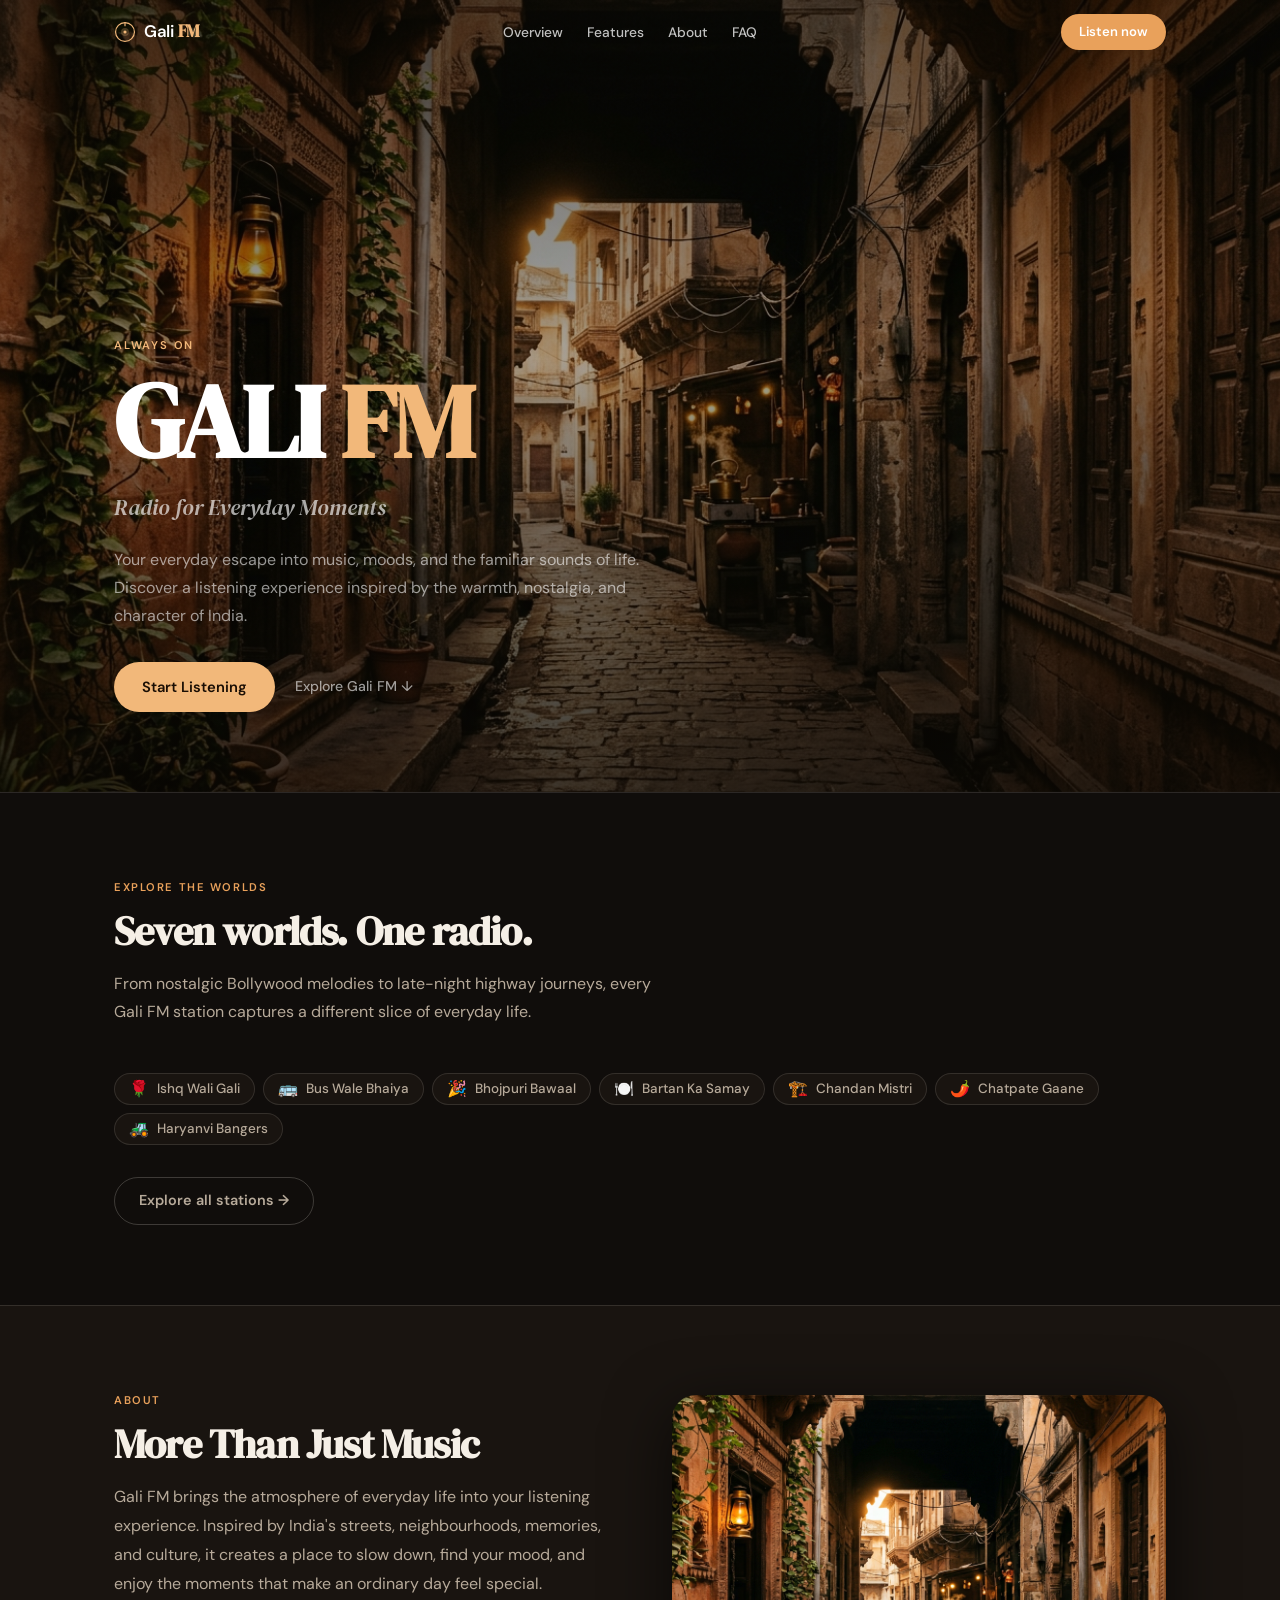
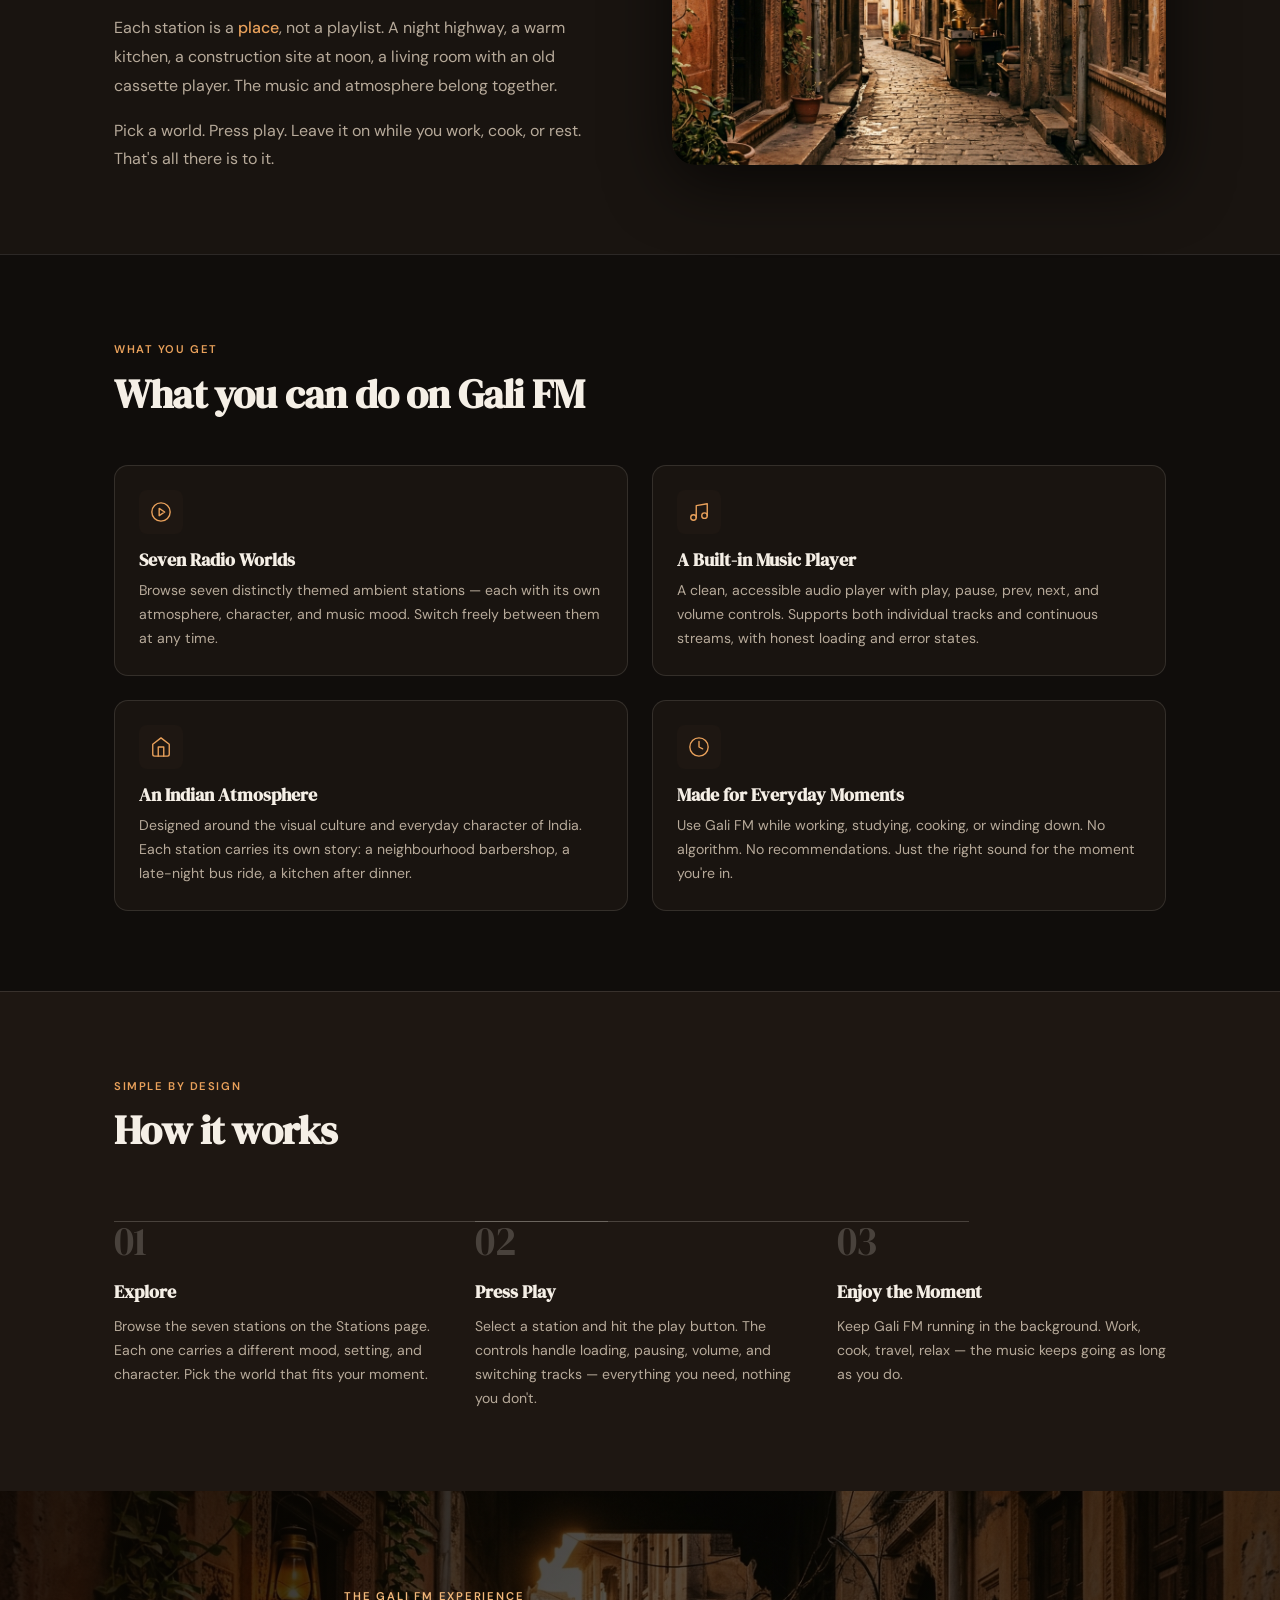
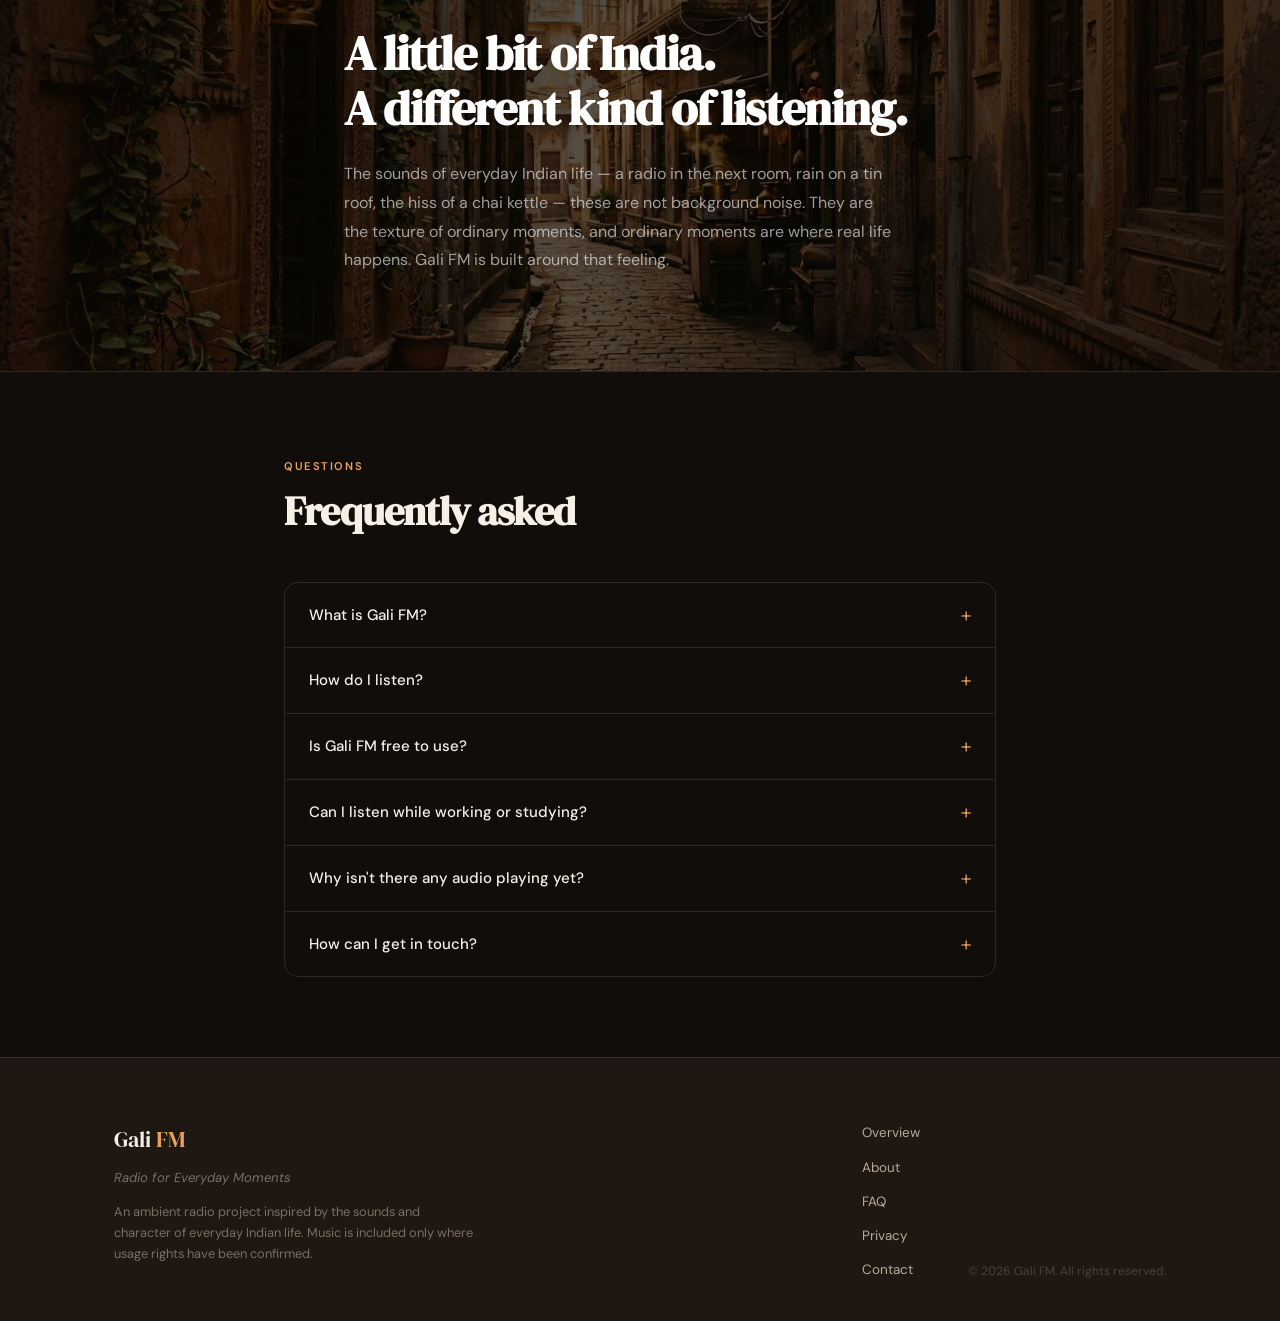
<file: index.html>
<!DOCTYPE html>
<html lang="en" data-station="0">
<head>
  <meta charset="UTF-8" />
  <meta name="viewport" content="width=device-width, initial-scale=1.0" />
  <title>Gali FM — Radio for Everyday Moments</title>
  <meta name="description" content="Seven ambient radio worlds inspired by everyday Indian life. Free to listen, no account needed." />
  <link rel="preconnect" href="https://fonts.googleapis.com" />
  <link rel="preconnect" href="https://fonts.gstatic.com" crossorigin />
  <link href="https://fonts.googleapis.com/css2?family=DM+Sans:ital,opsz,wght@0,9..40,400..700;1,9..40,400..700&family=DM+Serif+Display:ital@0;1&family=Inter:wght@300;400;500;600;700&family=Noto+Sans+Devanagari:wght@400;500;600&family=Playfair+Display:ital,wght@0,500;0,600;0,700;1,400&display=swap" rel="stylesheet" />
  <link rel="stylesheet" href="style.css" />
</head>
<body>

<!-- ━━━━━━━━━━━━━━━━━━━━━━━━━━━━━━━━━━━━━━━
     NAVIGATION
━━━━━━━━━━━━━━━━━━━━━━━━━━━━━━━━━━━━━━━━━ -->
<header class="site-nav" id="siteNav" role="banner">
  <div class="nav-inner">

    <a href="#" class="nav-logo" aria-label="Gali FM — home">
      <svg width="22" height="22" viewBox="0 0 28 28" fill="none" aria-hidden="true" class="nav-logo-icon">
        <circle cx="14" cy="14" r="12" stroke="currentColor" stroke-width="1.5"/>
        <circle cx="14" cy="14" r="5"  fill="currentColor" opacity="0.25"/>
        <circle cx="14" cy="14" r="2"  fill="currentColor"/>
        <line x1="14" y1="2" x2="14" y2="6" stroke="currentColor" stroke-width="1.5" stroke-linecap="round"/>
      </svg>
      <span>Gali <em>FM</em></span>
    </a>

    <!-- Desktop links -->
    <nav class="nav-links" aria-label="Site sections">
      <a href="#overview"  class="nav-link">Overview</a>
      <a href="#features"  class="nav-link">Features</a>
      <a href="#about"     class="nav-link">About</a>
      <a href="#faq"       class="nav-link">FAQ</a>
    </nav>

    <div class="nav-actions">
      <a href="stations.html" class="btn-listen">Listen now</a>

      <!-- Mobile hamburger -->
      <button class="nav-hamburger" id="navHamburger" aria-label="Open menu" aria-expanded="false" aria-controls="mobileMenu">
        <span></span><span></span><span></span>
      </button>
    </div>
  </div>

  <!-- Mobile drawer -->
  <div class="mobile-menu" id="mobileMenu" hidden>
    <a href="#overview" class="mobile-link" data-close-menu>Overview</a>
    <a href="#features" class="mobile-link" data-close-menu>Features</a>
    <a href="#about"    class="mobile-link" data-close-menu>About</a>
    <a href="#faq"      class="mobile-link" data-close-menu>FAQ</a>
    <a href="stations.html" class="mobile-link mobile-listen" data-close-menu>Listen now</a>
  </div>
</header>


<!-- ━━━━━━━━━━━━━━━━━━━━━━━━━━━━━━━━━━━━━━━
     HERO
━━━━━━━━━━━━━━━━━━━━━━━━━━━━━━━━━━━━━━━━━ -->
<section class="hero" aria-labelledby="hero-heading">
  <div class="hero-bg-wrap" aria-hidden="true">
    <div class="hero-bg-img"></div>
    <div class="hero-bg-overlay"></div>
  </div>

  <div class="hero-body">
    <div class="hero-text">
      <p class="hero-eyebrow">Always On</p>
      <h1 id="hero-heading" class="hero-title">
        GALI <em>FM</em>
      </h1>
      <p class="hero-tagline">Radio for Everyday Moments</p>
      <p class="hero-desc">
        Your everyday escape into music, moods, and the familiar sounds of life.
        Discover a listening experience inspired by the warmth, nostalgia,
        and character of India.
      </p>
      <div class="hero-cta">
        <a href="stations.html" class="btn-primary">Start Listening</a>
        <a href="#overview" class="btn-text">Explore Gali FM ↓</a>
      </div>
    </div>
  </div>
</section>


<!-- ━━━━━━━━━━━━━━━━━━━━━━━━━━━━━━━━━━━━━━━
     OVERVIEW — compact station strip
━━━━━━━━━━━━━━━━━━━━━━━━━━━━━━━━━━━━━━━━━ -->
<section class="section" id="overview" aria-labelledby="overview-heading">
  <div class="container">

    <div class="section-header">
      <span class="label-tag">Explore the Worlds</span>
      <h2 id="overview-heading" class="section-title">Seven worlds. One radio.</h2>
      <p class="section-desc">
        From nostalgic Bollywood melodies to late-night highway journeys, every
        Gali FM station captures a different slice of everyday life.
      </p>
    </div>

    <!-- Compact station strip (injected by landing-app.js) -->
    <div class="station-strip" id="stationStrip" aria-label="Available stations" role="list"></div>

    <div class="overview-cta">
      <a href="stations.html" class="btn-outline">Explore all stations →</a>
    </div>

  </div>
</section>


<!-- ━━━━━━━━━━━━━━━━━━━━━━━━━━━━━━━━━━━━━━━
     ABOUT (two-column)
━━━━━━━━━━━━━━━━━━━━━━━━━━━━━━━━━━━━━━━━━ -->
<section class="section section-about" id="about" aria-labelledby="about-heading">
  <div class="container">
    <div class="about-grid">

      <div class="about-text">
        <span class="label-tag">About</span>
        <h2 id="about-heading" class="section-title">More Than Just Music</h2>
        <p class="about-body">
          Gali FM brings the atmosphere of everyday life into your listening experience.
          Inspired by India's streets, neighbourhoods, memories, and culture, it creates
          a place to slow down, find your mood, and enjoy the moments that make an
          ordinary day feel special.
        </p>
        <p class="about-body">
          Each station is a <em>place</em>, not a playlist. A night highway, a warm kitchen,
          a construction site at noon, a living room with an old cassette player.
          The music and atmosphere belong together.
        </p>
        <p class="about-body">
          Pick a world. Press play. Leave it on while you work, cook, or rest.
          That's all there is to it.
        </p>
      </div>

      <div class="about-image-wrap" aria-hidden="true">
        <div class="about-image"></div>
      </div>

    </div>
  </div>
</section>


<!-- ━━━━━━━━━━━━━━━━━━━━━━━━━━━━━━━━━━━━━━━
     FEATURES
━━━━━━━━━━━━━━━━━━━━━━━━━━━━━━━━━━━━━━━━━ -->
<section class="section section-features" id="features" aria-labelledby="features-heading">
  <div class="container">

    <div class="section-header">
      <span class="label-tag">What you get</span>
      <h2 id="features-heading" class="section-title">What you can do on Gali FM</h2>
    </div>

    <div class="features-grid">

      <div class="feature-card">
        <div class="feature-icon" aria-hidden="true">
          <svg width="22" height="22" viewBox="0 0 24 24" fill="none" stroke="currentColor" stroke-width="1.5" stroke-linecap="round" stroke-linejoin="round">
            <circle cx="12" cy="12" r="10"/><polygon points="10,8 16,12 10,16"/>
          </svg>
        </div>
        <h3 class="feature-title">Seven Radio Worlds</h3>
        <p class="feature-desc">
          Browse seven distinctly themed ambient stations — each with its own
          atmosphere, character, and music mood. Switch freely between them at any time.
        </p>
      </div>

      <div class="feature-card">
        <div class="feature-icon" aria-hidden="true">
          <svg width="22" height="22" viewBox="0 0 24 24" fill="none" stroke="currentColor" stroke-width="1.5" stroke-linecap="round" stroke-linejoin="round">
            <path d="M9 18V5l12-2v13"/><circle cx="6" cy="18" r="3"/><circle cx="18" cy="16" r="3"/>
          </svg>
        </div>
        <h3 class="feature-title">A Built-in Music Player</h3>
        <p class="feature-desc">
          A clean, accessible audio player with play, pause, prev, next, and volume controls.
          Supports both individual tracks and continuous streams,
          with honest loading and error states.
        </p>
      </div>

      <div class="feature-card">
        <div class="feature-icon" aria-hidden="true">
          <svg width="22" height="22" viewBox="0 0 24 24" fill="none" stroke="currentColor" stroke-width="1.5" stroke-linecap="round" stroke-linejoin="round">
            <path d="M3 9l9-7 9 7v11a2 2 0 0 1-2 2H5a2 2 0 0 1-2-2z"/><polyline points="9,22 9,12 15,12 15,22"/>
          </svg>
        </div>
        <h3 class="feature-title">An Indian Atmosphere</h3>
        <p class="feature-desc">
          Designed around the visual culture and everyday character of India.
          Each station carries its own story: a neighbourhood barbershop,
          a late-night bus ride, a kitchen after dinner.
        </p>
      </div>

      <div class="feature-card">
        <div class="feature-icon" aria-hidden="true">
          <svg width="22" height="22" viewBox="0 0 24 24" fill="none" stroke="currentColor" stroke-width="1.5" stroke-linecap="round" stroke-linejoin="round">
            <circle cx="12" cy="12" r="10"/><polyline points="12,6 12,12 16,14"/>
          </svg>
        </div>
        <h3 class="feature-title">Made for Everyday Moments</h3>
        <p class="feature-desc">
          Use Gali FM while working, studying, cooking, or winding down.
          No algorithm. No recommendations. Just the right sound for the moment you're in.
        </p>
      </div>

    </div>
  </div>
</section>


<!-- ━━━━━━━━━━━━━━━━━━━━━━━━━━━━━━━━━━━━━━━
     HOW IT WORKS
━━━━━━━━━━━━━━━━━━━━━━━━━━━━━━━━━━━━━━━━━ -->
<section class="section section-how" aria-labelledby="how-heading">
  <div class="container">

    <div class="section-header">
      <span class="label-tag">Simple by design</span>
      <h2 id="how-heading" class="section-title">How it works</h2>
    </div>

    <ol class="steps-list" aria-label="How to use Gali FM">
      <li class="step">
        <span class="step-num" aria-hidden="true">01</span>
        <div class="step-content">
          <h3 class="step-title">Explore</h3>
          <p class="step-desc">Browse the seven stations on the Stations page. Each one carries a different mood, setting, and character. Pick the world that fits your moment.</p>
        </div>
      </li>
      <li class="step">
        <span class="step-num" aria-hidden="true">02</span>
        <div class="step-content">
          <h3 class="step-title">Press Play</h3>
          <p class="step-desc">Select a station and hit the play button. The controls handle loading, pausing, volume, and switching tracks — everything you need, nothing you don't.</p>
        </div>
      </li>
      <li class="step">
        <span class="step-num" aria-hidden="true">03</span>
        <div class="step-content">
          <h3 class="step-title">Enjoy the Moment</h3>
          <p class="step-desc">Keep Gali FM running in the background. Work, cook, travel, relax — the music keeps going as long as you do.</p>
        </div>
      </li>
    </ol>

  </div>
</section>


<!-- ━━━━━━━━━━━━━━━━━━━━━━━━━━━━━━━━━━━━━━━
     EDITORIAL BAND
━━━━━━━━━━━━━━━━━━━━━━━━━━━━━━━━━━━━━━━━━ -->
<section class="editorial-band" aria-label="The Gali FM experience">
  <div class="editorial-bg" aria-hidden="true"></div>
  <div class="editorial-overlay" aria-hidden="true"></div>
  <div class="editorial-content">
    <p class="editorial-sub">The Gali FM Experience</p>
    <h2 class="editorial-heading">A little bit of India.<br/>A different kind of listening.</h2>
    <p class="editorial-body">
      The sounds of everyday Indian life — a radio in the next room, rain on a tin roof,
      the hiss of a chai kettle — these are not background noise. They are the texture
      of ordinary moments, and ordinary moments are where real life happens.
      Gali FM is built around that feeling.
    </p>
  </div>
</section>


<!-- ━━━━━━━━━━━━━━━━━━━━━━━━━━━━━━━━━━━━━━━
     FAQ
━━━━━━━━━━━━━━━━━━━━━━━━━━━━━━━━━━━━━━━━━ -->
<section class="section" id="faq" aria-labelledby="faq-heading">
  <div class="container faq-container">

    <div class="section-header section-header-left">
      <span class="label-tag">Questions</span>
      <h2 id="faq-heading" class="section-title">Frequently asked</h2>
    </div>

    <div class="faq-list" role="list">

      <details class="faq-item" role="listitem">
        <summary class="faq-q">What is Gali FM?</summary>
        <p class="faq-a">
          Gali FM is an ambient radio project with seven themed stations inspired by everyday
          Indian life — a barbershop, a night bus, a kitchen after dinner, a construction site
          at noon, a living room, a Bhojpuri celebration, and a late-office evening.
          Each station has its own atmosphere, music, and character.
        </p>
      </details>

      <details class="faq-item" role="listitem">
        <summary class="faq-q">How do I listen?</summary>
        <p class="faq-a">
          Click <strong>Start Listening</strong> or <strong>Listen now</strong> to go to the Stations page.
          Select a world, then use the player's play button. No account, no sign-up required.
        </p>
      </details>

      <details class="faq-item" role="listitem">
        <summary class="faq-q">Is Gali FM free to use?</summary>
        <p class="faq-a">
          Yes. Gali FM is completely free. There are no subscriptions, no paywalls,
          and no account required to listen.
        </p>
      </details>

      <details class="faq-item" role="listitem">
        <summary class="faq-q">Can I listen while working or studying?</summary>
        <p class="faq-a">
          Absolutely — that's exactly what it's designed for. Start a station, minimise
          the tab, and let it run. The audio keeps playing in the background.
        </p>
      </details>

      <details class="faq-item" role="listitem">
        <summary class="faq-q">Why isn't there any audio playing yet?</summary>
        <p class="faq-a">
          Gali FM's player is built and ready. Audio will play once licensed track URLs
          are connected in the project. The player architecture handles loading,
          streaming, errors, and track changes — it just needs content.
        </p>
      </details>

      <details class="faq-item" role="listitem">
        <summary class="faq-q">How can I get in touch?</summary>
        <p class="faq-a">
          Contact and support details will appear here once they are set up by the project owner.
          In the meantime, refer to the Privacy and Contact links in the footer.
        </p>
      </details>

    </div>
  </div>
</section>


<!-- ━━━━━━━━━━━━━━━━━━━━━━━━━━━━━━━━━━━━━━━
     FOOTER
━━━━━━━━━━━━━━━━━━━━━━━━━━━━━━━━━━━━━━━━━ -->
<footer class="site-footer" role="contentinfo">
  <div class="container footer-inner">

    <div class="footer-brand-col">
      <p class="footer-wordmark">Gali <em>FM</em></p>
      <p class="footer-tagline">Radio for Everyday Moments</p>
      <p class="footer-copy">
        An ambient radio project inspired by the sounds and character of everyday Indian life.
        Music is included only where usage rights have been confirmed.
      </p>
    </div>

    <nav class="footer-links" aria-label="Footer links">
      <a href="#overview" class="footer-link">Overview</a>
      <a href="#about"    class="footer-link">About</a>
      <a href="#faq"      class="footer-link">FAQ</a>
      <a href="#"         class="footer-link">Privacy</a>
      <a href="#"         class="footer-link">Contact</a>
    </nav>

    <p class="footer-legal">
      &copy; <span id="copyrightYear"></span> Gali FM.
      All rights reserved.
    </p>

  </div>
</footer>

<!-- Shared station data -->
<script src="stations-data.js"></script>
<!-- Landing page script -->
<script src="app.js"></script>
</body>
</html>
</file>
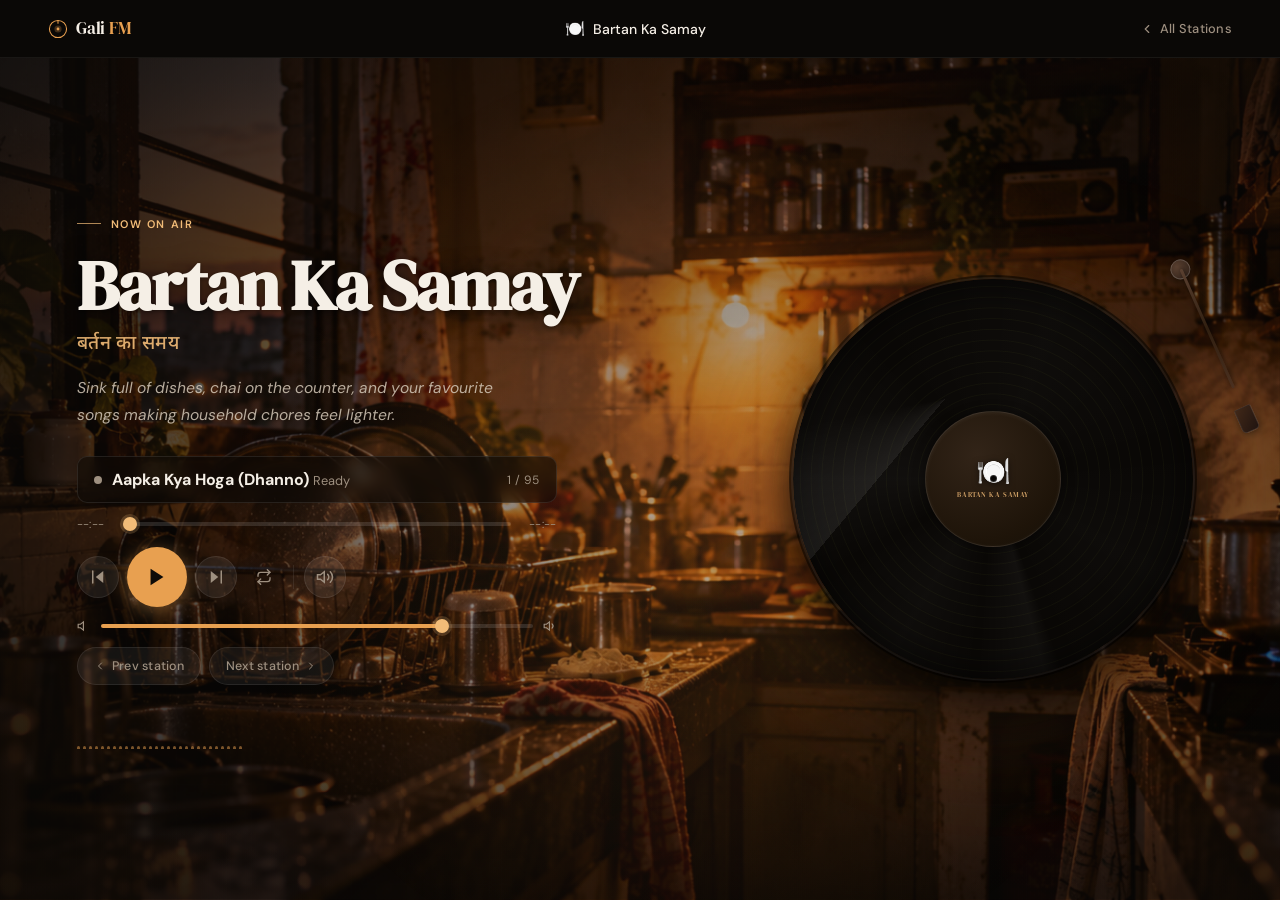
<file: bartan-ka-samay.html>
<!DOCTYPE html>
<html lang="en">
<head>
  <meta charset="UTF-8" />
  <meta name="viewport" content="width=device-width, initial-scale=1.0" />
  <title>Bartan Ka Samay — Gali FM</title>
  <meta name="description" content="Warm water, kitchen rituals, soft lamplight, and familiar old songs. Gali FM — Bartan Ka Samay." />
  <link rel="preconnect" href="https://fonts.googleapis.com" />
  <link rel="preconnect" href="https://fonts.gstatic.com" crossorigin />
  <link href="https://fonts.googleapis.com/css2?family=DM+Sans:ital,opsz,wght@0,9..40,400..700;1,9..40,400..700&family=DM+Serif+Display:ital@0;1&family=Inter:wght@300;400;500;600;700&family=Noto+Sans+Devanagari:wght@400;500;600&family=Playfair+Display:ital,wght@0,500;0,600;0,700;1,400&display=swap" rel="stylesheet" />
  <link rel="stylesheet" href="player.css?v=ishq" />
</head>
<body class="page-player">

<nav class="player-nav" aria-label="Station navigation">
  <a href="index.html" class="player-nav-logo" aria-label="Gali FM — home">
    <svg width="20" height="20" viewBox="0 0 28 28" fill="none" aria-hidden="true">
      <circle cx="14" cy="14" r="12" stroke="currentColor" stroke-width="1.5"/>
      <circle cx="14" cy="14" r="5"  fill="currentColor" opacity="0.25"/>
      <circle cx="14" cy="14" r="2"  fill="currentColor"/>
      <line x1="14" y1="2" x2="14" y2="6" stroke="currentColor" stroke-width="1.5" stroke-linecap="round"/>
    </svg>
    <span>Gali <em>FM</em></span>
  </a>
  <div class="player-nav-center" aria-live="polite">
    <span class="player-nav-icon" id="navIcon" aria-hidden="true">🍽️</span>
    <span class="player-nav-station" id="navStation">Bartan Ka Samay</span>
  </div>
  <a href="stations.html" class="player-nav-back" aria-label="Back to all stations">
    <svg width="14" height="14" viewBox="0 0 24 24" fill="none" stroke="currentColor" stroke-width="2" stroke-linecap="round" aria-hidden="true"><polyline points="15 18 9 12 15 6"/></svg>
    All Stations
  </a>
</nav>

<main class="player-area" id="playerArea" aria-label="Station player">
  <div class="player-bg" id="playerBg" aria-hidden="true"></div>
  <div class="player-glow" id="playerGlow" aria-hidden="true"></div>

  <div class="player-content">
    <div class="player-info">
      <span class="player-tag">Now On Air</span>
      <h1 class="player-station-name" id="stationName">Bartan Ka Samay</h1>
      <p  class="player-station-deva" id="stationDeva">बर्तन का समय</p>
      <p  class="player-caption"      id="stationCaption"></p>

      <div class="player-now-playing" role="status" aria-live="polite" aria-atomic="true">
        <span class="player-now-playing-dot idle" id="nowPlayDot" aria-hidden="true"></span>
        <div style="min-width:0; flex:1">
          <strong id="nowPlayTrack">—</strong>
          <span class="player-now-playing-text" id="nowPlayStatus"></span>
        </div>
        <span class="player-track-counter" id="trackCounter" aria-label="Track position">— / —</span>
      </div>

      <div class="player-seek" role="group" aria-label="Track progress">
        <span class="seek-time" id="seekCurrent">--:--</span>
        <input type="range" id="seekBar" class="range-input" min="0" max="100" step="0.1" value="0" style="--pct:0%" aria-label="Seek" disabled />
        <span class="seek-time right" id="seekDuration">--:--</span>
      </div>

      <div class="player-controls">
        <div class="controls-row">
          <button class="btn-track-nav" id="btnPrevTrack" aria-label="Previous track" title="Previous track (←)">
            <svg width="18" height="18" viewBox="0 0 24 24" fill="currentColor" aria-hidden="true"><polygon points="19 20 9 12 19 4 19 20"/><line x1="5" y1="4" x2="5" y2="20" stroke="currentColor" stroke-width="2" stroke-linecap="round"/></svg>
          </button>
          <button class="btn-play" id="btnPlay" data-state="idle" aria-label="Play" aria-pressed="false" title="Play / Pause (Space)">
            <svg class="icon-play"  width="22" height="22" viewBox="0 0 24 24" fill="currentColor" aria-hidden="true"><polygon points="5 3 19 12 5 21 5 3"/></svg>
            <svg class="icon-pause" width="22" height="22" viewBox="0 0 24 24" fill="currentColor" aria-hidden="true"><rect x="6" y="4" width="4" height="16"/><rect x="14" y="4" width="4" height="16"/></svg>
            <svg class="icon-loading" width="20" height="20" viewBox="0 0 24 24" fill="none" stroke="currentColor" stroke-width="2.5" stroke-linecap="round" aria-hidden="true"><path d="M12 2a10 10 0 0 1 10 10"/></svg>
          </button>
          <button class="btn-track-nav" id="btnNextTrack" aria-label="Next track" title="Next track (→)">
            <svg width="18" height="18" viewBox="0 0 24 24" fill="currentColor" aria-hidden="true"><polygon points="5 4 15 12 5 20 5 4"/><line x1="19" y1="4" x2="19" y2="20" stroke="currentColor" stroke-width="2" stroke-linecap="round"/></svg>
          </button>
          <button class="btn-toggle" id="btnRepeat" aria-label="Repeat off — click to repeat all" aria-pressed="false" title="Repeat (R)">
            <svg width="16" height="16" viewBox="0 0 24 24" fill="none" stroke="currentColor" stroke-width="2" stroke-linecap="round" stroke-linejoin="round" aria-hidden="true"><polyline points="17 1 21 5 17 9"/><path d="M3 11V9a4 4 0 0 1 4-4h14"/><polyline points="7 23 3 19 7 15"/><path d="M21 13v2a4 4 0 0 1-4 4H3"/></svg>
          </button>
          <span style="width:1px;height:24px;background:var(--border);flex-shrink:0;margin:0 2px" aria-hidden="true"></span>
          <button class="btn-icon" id="btnMute" aria-label="Mute" title="Mute (M)">
            <svg class="icon-vol-on" width="18" height="18" viewBox="0 0 24 24" fill="none" stroke="currentColor" stroke-width="2" stroke-linecap="round" aria-hidden="true"><polygon points="11 5 6 9 2 9 2 15 6 15 11 19 11 5"/><path d="M15.54 8.46a5 5 0 0 1 0 7.07"/><path d="M19.07 4.93a10 10 0 0 1 0 14.14"/></svg>
            <svg class="icon-vol-off" width="18" height="18" viewBox="0 0 24 24" fill="none" stroke="currentColor" stroke-width="2" stroke-linecap="round" aria-hidden="true"><polygon points="11 5 6 9 2 9 2 15 6 15 11 19 11 5"/><line x1="23" y1="9" x2="17" y2="15"/><line x1="17" y1="9" x2="23" y2="15"/></svg>
          </button>
        </div>
        <div class="controls-vol-row">
          <span class="vol-icon" aria-hidden="true"><svg width="14" height="14" viewBox="0 0 24 24" fill="none" stroke="currentColor" stroke-width="2" stroke-linecap="round"><polygon points="11 5 6 9 2 9 2 15 6 15 11 19 11 5"/></svg></span>
          <input type="range" id="volumeSlider" class="range-input" min="0" max="100" step="1" value="80" style="--pct:80%" aria-label="Volume" />
          <span class="vol-icon" aria-hidden="true"><svg width="14" height="14" viewBox="0 0 24 24" fill="none" stroke="currentColor" stroke-width="2" stroke-linecap="round"><polygon points="11 5 6 9 2 9 2 15 6 15 11 19 11 5"/><path d="M15.54 8.46a5 5 0 0 1 0 7.07"/></svg></span>
        </div>
        <div class="controls-row" style="margin-top:4px">
          <a class="btn-station-nav" id="btnPrevStation" href="bhojpuri-bawaal.html" aria-label="Previous station">
            <svg width="12" height="12" viewBox="0 0 24 24" fill="none" stroke="currentColor" stroke-width="2" stroke-linecap="round" aria-hidden="true"><polyline points="15 18 9 12 15 6"/></svg>
            Prev station
          </a>
          <a class="btn-station-nav" id="btnNextStation" href="chandan-mistri.html" aria-label="Next station">
            Next station
            <svg width="12" height="12" viewBox="0 0 24 24" fill="none" stroke="currentColor" stroke-width="2" stroke-linecap="round" aria-hidden="true"><polyline points="9 18 15 12 9 6"/></svg>
          </a>
        </div>
      </div>

      <div class="player-visualizer" id="vizContainer" aria-hidden="true"></div>
      <p class="player-no-audio" id="noAudioMsg" role="note">
        <svg width="14" height="14" viewBox="0 0 24 24" fill="none" stroke="currentColor" stroke-width="2" stroke-linecap="round" aria-hidden="true"><circle cx="12" cy="12" r="10"/><line x1="12" y1="8" x2="12" y2="12"/><line x1="12" y1="16" x2="12.01" y2="16"/></svg>
        No tracks configured. Place MP3s in <code>music/bartan-time/</code> and add entries to <code>stations-data.js</code>.
      </p>
    </div>

    <div class="player-vinyl-wrap">
      <div class="vinyl" id="vinyl" aria-hidden="true">
        <div class="vinyl-label">
          <span class="vinyl-label-icon" id="vinylIcon">🍽️</span>
          <span class="vinyl-label-text"  id="vinylName">Bartan Ka Samay</span>
        </div>
      </div>
      <div class="tonearm-wrap" id="tonearm" aria-hidden="true">
        <div class="tonearm-pivot"></div>
        <div class="tonearm-arm"></div>
        <div class="tonearm-head"></div>
      </div>
    </div>
  </div>
</main>

<audio id="audioEl" preload="metadata" aria-hidden="true"></audio>
<script src="stations-data.js?v=ishq"></script>
<script>window.STATION_ID = 3;</script>
<script src="player-page.js?v=ishq"></script>
</body>
</html>
</file>
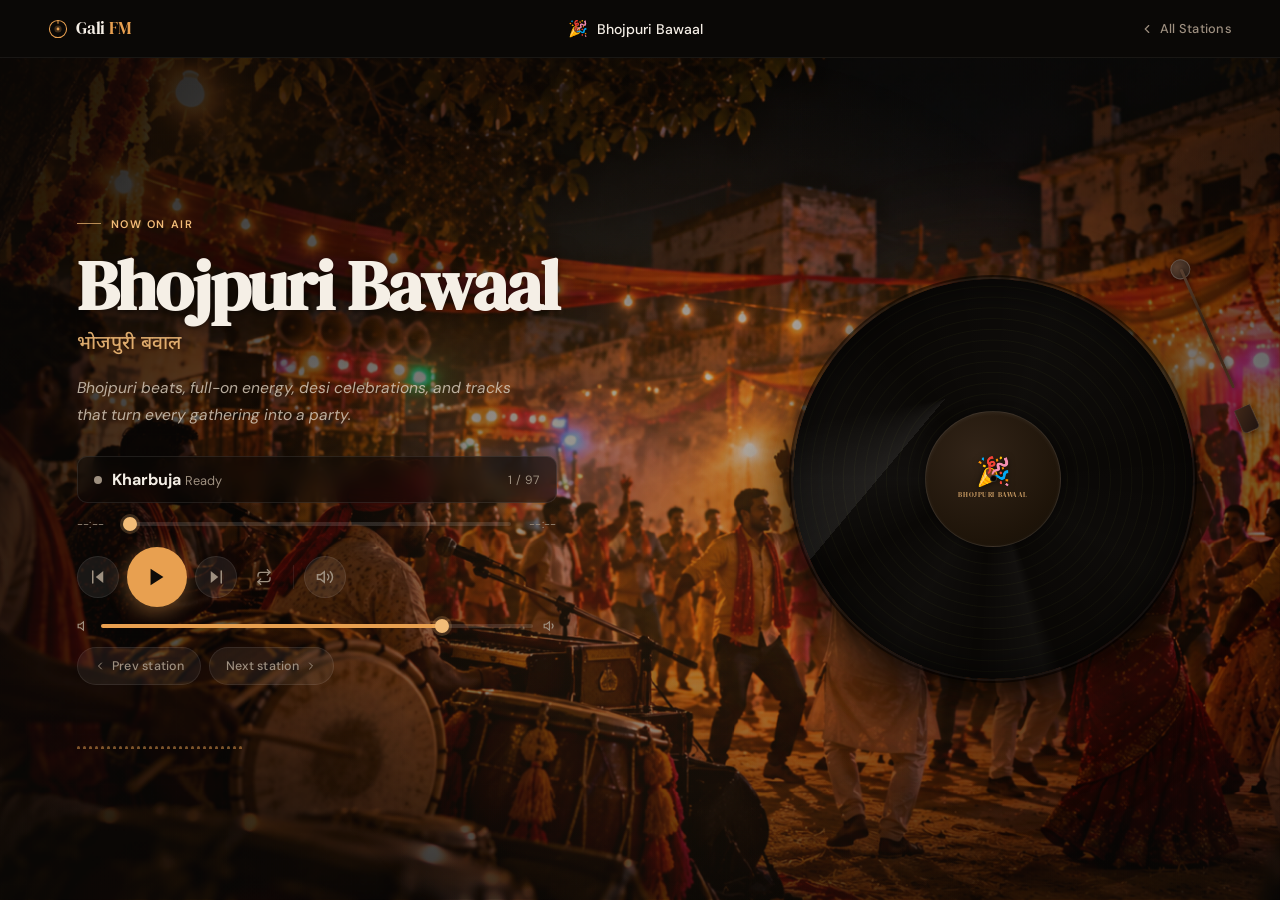
<file: bhojpuri-bawaal.html>
<!DOCTYPE html>
<html lang="en">
<head>
  <meta charset="UTF-8" />
  <meta name="viewport" content="width=device-width, initial-scale=1.0" />
  <title>Bhojpuri Bawaal — Gali FM</title>
  <meta name="description" content="Vibrant Bhojpuri energy, DJ remixes, festive rhythms, and joyful Bihari character. Gali FM — Bhojpuri Bawaal." />
  <link rel="preconnect" href="https://fonts.googleapis.com" />
  <link rel="preconnect" href="https://fonts.gstatic.com" crossorigin />
  <link href="https://fonts.googleapis.com/css2?family=DM+Sans:ital,opsz,wght@0,9..40,400..700;1,9..40,400..700&family=DM+Serif+Display:ital@0;1&family=Inter:wght@300;400;500;600;700&family=Noto+Sans+Devanagari:wght@400;500;600&family=Playfair+Display:ital,wght@0,500;0,600;0,700;1,400&display=swap" rel="stylesheet" />
  <link rel="stylesheet" href="player.css?v=ishq" />
</head>
<body class="page-player">

<nav class="player-nav" aria-label="Station navigation">
  <a href="index.html" class="player-nav-logo" aria-label="Gali FM — home">
    <svg width="20" height="20" viewBox="0 0 28 28" fill="none" aria-hidden="true">
      <circle cx="14" cy="14" r="12" stroke="currentColor" stroke-width="1.5"/>
      <circle cx="14" cy="14" r="5"  fill="currentColor" opacity="0.25"/>
      <circle cx="14" cy="14" r="2"  fill="currentColor"/>
      <line x1="14" y1="2" x2="14" y2="6" stroke="currentColor" stroke-width="1.5" stroke-linecap="round"/>
    </svg>
    <span>Gali <em>FM</em></span>
  </a>
  <div class="player-nav-center" aria-live="polite">
    <span class="player-nav-icon" id="navIcon" aria-hidden="true">🎉</span>
    <span class="player-nav-station" id="navStation">Bhojpuri Bawaal</span>
  </div>
  <a href="stations.html" class="player-nav-back" aria-label="Back to all stations">
    <svg width="14" height="14" viewBox="0 0 24 24" fill="none" stroke="currentColor" stroke-width="2" stroke-linecap="round" aria-hidden="true"><polyline points="15 18 9 12 15 6"/></svg>
    All Stations
  </a>
</nav>

<main class="player-area" id="playerArea" aria-label="Station player">
  <div class="player-bg" id="playerBg" aria-hidden="true"></div>
  <div class="player-glow" id="playerGlow" aria-hidden="true"></div>

  <div class="player-content">
    <div class="player-info">
      <span class="player-tag">Now On Air</span>
      <h1 class="player-station-name" id="stationName">Bhojpuri Bawaal</h1>
      <p  class="player-station-deva" id="stationDeva">भोजपुरी बवाल</p>
      <p  class="player-caption"      id="stationCaption"></p>

      <div class="player-now-playing" role="status" aria-live="polite" aria-atomic="true">
        <span class="player-now-playing-dot idle" id="nowPlayDot" aria-hidden="true"></span>
        <div style="min-width:0; flex:1">
          <strong id="nowPlayTrack">—</strong>
          <span class="player-now-playing-text" id="nowPlayStatus"></span>
        </div>
        <span class="player-track-counter" id="trackCounter" aria-label="Track position">— / —</span>
      </div>

      <div class="player-seek" role="group" aria-label="Track progress">
        <span class="seek-time" id="seekCurrent">--:--</span>
        <input type="range" id="seekBar" class="range-input" min="0" max="100" step="0.1" value="0" style="--pct:0%" aria-label="Seek" disabled />
        <span class="seek-time right" id="seekDuration">--:--</span>
      </div>

      <div class="player-controls">
        <div class="controls-row">
          <button class="btn-track-nav" id="btnPrevTrack" aria-label="Previous track" title="Previous track (←)">
            <svg width="18" height="18" viewBox="0 0 24 24" fill="currentColor" aria-hidden="true"><polygon points="19 20 9 12 19 4 19 20"/><line x1="5" y1="4" x2="5" y2="20" stroke="currentColor" stroke-width="2" stroke-linecap="round"/></svg>
          </button>
          <button class="btn-play" id="btnPlay" data-state="idle" aria-label="Play" aria-pressed="false" title="Play / Pause (Space)">
            <svg class="icon-play"  width="22" height="22" viewBox="0 0 24 24" fill="currentColor" aria-hidden="true"><polygon points="5 3 19 12 5 21 5 3"/></svg>
            <svg class="icon-pause" width="22" height="22" viewBox="0 0 24 24" fill="currentColor" aria-hidden="true"><rect x="6" y="4" width="4" height="16"/><rect x="14" y="4" width="4" height="16"/></svg>
            <svg class="icon-loading" width="20" height="20" viewBox="0 0 24 24" fill="none" stroke="currentColor" stroke-width="2.5" stroke-linecap="round" aria-hidden="true"><path d="M12 2a10 10 0 0 1 10 10"/></svg>
          </button>
          <button class="btn-track-nav" id="btnNextTrack" aria-label="Next track" title="Next track (→)">
            <svg width="18" height="18" viewBox="0 0 24 24" fill="currentColor" aria-hidden="true"><polygon points="5 4 15 12 5 20 5 4"/><line x1="19" y1="4" x2="19" y2="20" stroke="currentColor" stroke-width="2" stroke-linecap="round"/></svg>
          </button>
          <button class="btn-toggle" id="btnRepeat" aria-label="Repeat off — click to repeat all" aria-pressed="false" title="Repeat (R)">
            <svg width="16" height="16" viewBox="0 0 24 24" fill="none" stroke="currentColor" stroke-width="2" stroke-linecap="round" stroke-linejoin="round" aria-hidden="true"><polyline points="17 1 21 5 17 9"/><path d="M3 11V9a4 4 0 0 1 4-4h14"/><polyline points="7 23 3 19 7 15"/><path d="M21 13v2a4 4 0 0 1-4 4H3"/></svg>
          </button>
          <span style="width:1px;height:24px;background:var(--border);flex-shrink:0;margin:0 2px" aria-hidden="true"></span>
          <button class="btn-icon" id="btnMute" aria-label="Mute" title="Mute (M)">
            <svg class="icon-vol-on" width="18" height="18" viewBox="0 0 24 24" fill="none" stroke="currentColor" stroke-width="2" stroke-linecap="round" aria-hidden="true"><polygon points="11 5 6 9 2 9 2 15 6 15 11 19 11 5"/><path d="M15.54 8.46a5 5 0 0 1 0 7.07"/><path d="M19.07 4.93a10 10 0 0 1 0 14.14"/></svg>
            <svg class="icon-vol-off" width="18" height="18" viewBox="0 0 24 24" fill="none" stroke="currentColor" stroke-width="2" stroke-linecap="round" aria-hidden="true"><polygon points="11 5 6 9 2 9 2 15 6 15 11 19 11 5"/><line x1="23" y1="9" x2="17" y2="15"/><line x1="17" y1="9" x2="23" y2="15"/></svg>
          </button>
        </div>
        <div class="controls-vol-row">
          <span class="vol-icon" aria-hidden="true"><svg width="14" height="14" viewBox="0 0 24 24" fill="none" stroke="currentColor" stroke-width="2" stroke-linecap="round"><polygon points="11 5 6 9 2 9 2 15 6 15 11 19 11 5"/></svg></span>
          <input type="range" id="volumeSlider" class="range-input" min="0" max="100" step="1" value="80" style="--pct:80%" aria-label="Volume" />
          <span class="vol-icon" aria-hidden="true"><svg width="14" height="14" viewBox="0 0 24 24" fill="none" stroke="currentColor" stroke-width="2" stroke-linecap="round"><polygon points="11 5 6 9 2 9 2 15 6 15 11 19 11 5"/><path d="M15.54 8.46a5 5 0 0 1 0 7.07"/></svg></span>
        </div>
        <div class="controls-row" style="margin-top:4px">
          <a class="btn-station-nav" id="btnPrevStation" href="bus-wale-bhaiya.html" aria-label="Previous station">
            <svg width="12" height="12" viewBox="0 0 24 24" fill="none" stroke="currentColor" stroke-width="2" stroke-linecap="round" aria-hidden="true"><polyline points="15 18 9 12 15 6"/></svg>
            Prev station
          </a>
          <a class="btn-station-nav" id="btnNextStation" href="bartan-ka-samay.html" aria-label="Next station">
            Next station
            <svg width="12" height="12" viewBox="0 0 24 24" fill="none" stroke="currentColor" stroke-width="2" stroke-linecap="round" aria-hidden="true"><polyline points="9 18 15 12 9 6"/></svg>
          </a>
        </div>
      </div>

      <div class="player-visualizer" id="vizContainer" aria-hidden="true"></div>
      <p class="player-no-audio" id="noAudioMsg" role="note">
        <svg width="14" height="14" viewBox="0 0 24 24" fill="none" stroke="currentColor" stroke-width="2" stroke-linecap="round" aria-hidden="true"><circle cx="12" cy="12" r="10"/><line x1="12" y1="8" x2="12" y2="12"/><line x1="12" y1="16" x2="12.01" y2="16"/></svg>
        No tracks configured. Place MP3s in <code>music/bhojpuri-bangers/</code> and add entries to <code>stations-data.js</code>.
      </p>
    </div>

    <div class="player-vinyl-wrap">
      <div class="vinyl" id="vinyl" aria-hidden="true">
        <div class="vinyl-label">
          <span class="vinyl-label-icon" id="vinylIcon">🎉</span>
          <span class="vinyl-label-text"  id="vinylName">Bhojpuri Bawaal</span>
        </div>
      </div>
      <div class="tonearm-wrap" id="tonearm" aria-hidden="true">
        <div class="tonearm-pivot"></div>
        <div class="tonearm-arm"></div>
        <div class="tonearm-head"></div>
      </div>
    </div>
  </div>
</main>

<audio id="audioEl" preload="metadata" aria-hidden="true"></audio>
<script src="stations-data.js?v=ishq"></script>
<script>window.STATION_ID = 2;</script>
<script src="player-page.js?v=ishq"></script>
</body>
</html>
</file>
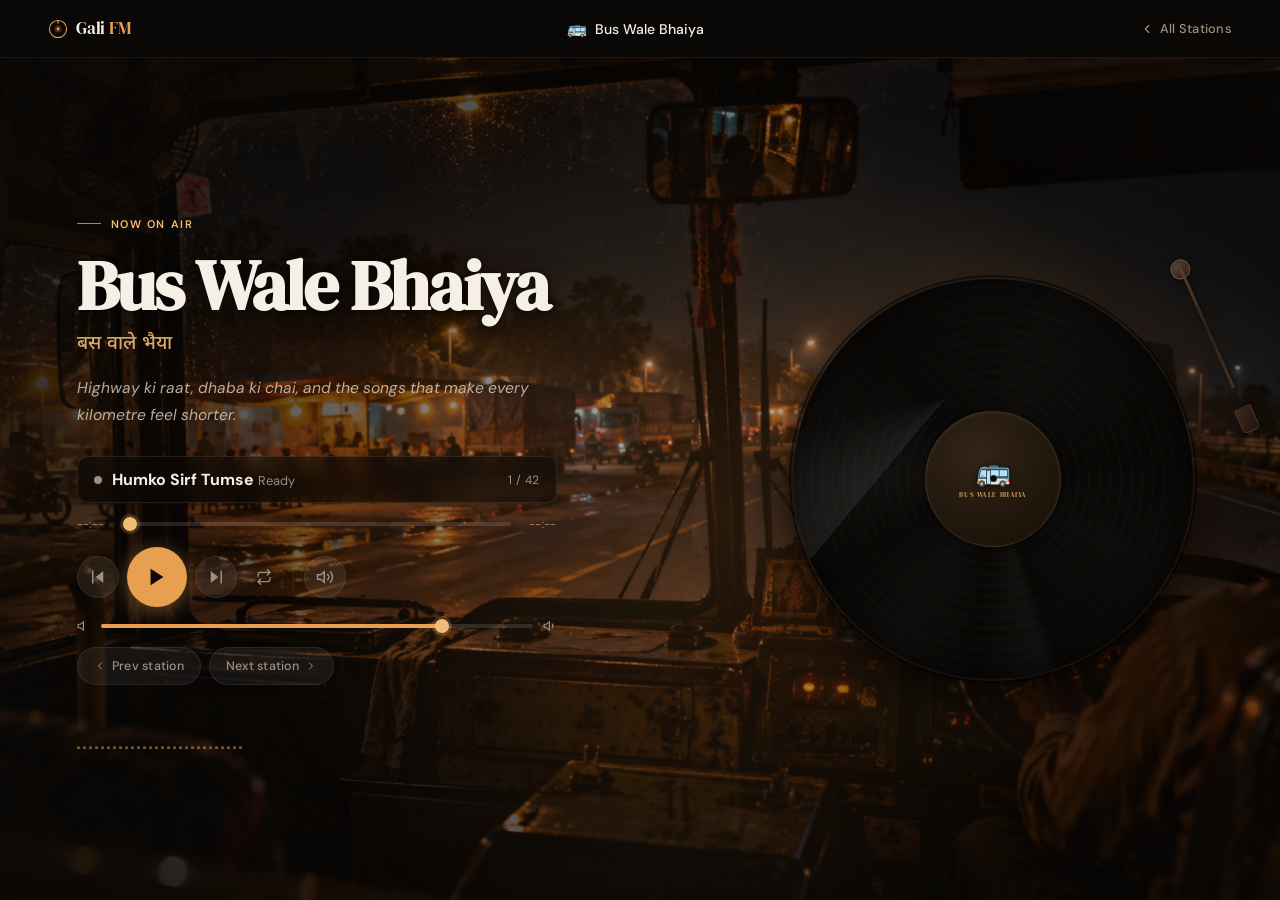
<file: bus-wale-bhaiya.html>
<!DOCTYPE html>
<html lang="en">
<head>
  <meta charset="UTF-8" />
  <meta name="viewport" content="width=device-width, initial-scale=1.0" />
  <title>Bus Wale Bhaiya — Gali FM</title>
  <meta name="description" content="Highway ki raat, dhaba ki chai, and the songs that make every kilometre feel shorter. Gali FM — Bus Wale Bhaiya." />
  <link rel="preconnect" href="https://fonts.googleapis.com" />
  <link rel="preconnect" href="https://fonts.gstatic.com" crossorigin />
  <link href="https://fonts.googleapis.com/css2?family=DM+Sans:ital,opsz,wght@0,9..40,400..700;1,9..40,400..700&family=DM+Serif+Display:ital@0;1&family=Inter:wght@300;400;500;600;700&family=Noto+Sans+Devanagari:wght@400;500;600&family=Playfair+Display:ital,wght@0,500;0,600;0,700;1,400&display=swap" rel="stylesheet" />
  <link rel="stylesheet" href="player.css?v=ishq" />
</head>
<body class="page-player">

<nav class="player-nav" aria-label="Station navigation">
  <a href="index.html" class="player-nav-logo" aria-label="Gali FM — home">
    <svg width="20" height="20" viewBox="0 0 28 28" fill="none" aria-hidden="true">
      <circle cx="14" cy="14" r="12" stroke="currentColor" stroke-width="1.5"/>
      <circle cx="14" cy="14" r="5"  fill="currentColor" opacity="0.25"/>
      <circle cx="14" cy="14" r="2"  fill="currentColor"/>
      <line x1="14" y1="2" x2="14" y2="6" stroke="currentColor" stroke-width="1.5" stroke-linecap="round"/>
    </svg>
    <span>Gali <em>FM</em></span>
  </a>
  <div class="player-nav-center" aria-live="polite">
    <span class="player-nav-icon" id="navIcon" aria-hidden="true">🚌</span>
    <span class="player-nav-station" id="navStation">Bus Wale Bhaiya</span>
  </div>
  <a href="stations.html" class="player-nav-back" aria-label="Back to all stations">
    <svg width="14" height="14" viewBox="0 0 24 24" fill="none" stroke="currentColor" stroke-width="2" stroke-linecap="round" aria-hidden="true"><polyline points="15 18 9 12 15 6"/></svg>
    All Stations
  </a>
</nav>

<main class="player-area" id="playerArea" aria-label="Station player">
  <div class="player-bg" id="playerBg" aria-hidden="true"></div>
  <div class="player-glow" id="playerGlow" aria-hidden="true"></div>

  <div class="player-content">
    <div class="player-info">
      <span class="player-tag">Now On Air</span>
      <h1 class="player-station-name" id="stationName">Bus Wale Bhaiya</h1>
      <p  class="player-station-deva" id="stationDeva">बस वाले भैया</p>
      <p  class="player-caption"      id="stationCaption"></p>

      <div class="player-now-playing" role="status" aria-live="polite" aria-atomic="true">
        <span class="player-now-playing-dot idle" id="nowPlayDot" aria-hidden="true"></span>
        <div style="min-width:0; flex:1">
          <strong id="nowPlayTrack">—</strong>
          <span class="player-now-playing-text" id="nowPlayStatus"></span>
        </div>
        <span class="player-track-counter" id="trackCounter" aria-label="Track position">— / —</span>
      </div>

      <div class="player-seek" role="group" aria-label="Track progress">
        <span class="seek-time" id="seekCurrent">--:--</span>
        <input type="range" id="seekBar" class="range-input" min="0" max="100" step="0.1" value="0" style="--pct:0%" aria-label="Seek" disabled />
        <span class="seek-time right" id="seekDuration">--:--</span>
      </div>

      <div class="player-controls">
        <div class="controls-row">
          <button class="btn-track-nav" id="btnPrevTrack" aria-label="Previous track" title="Previous track (←)">
            <svg width="18" height="18" viewBox="0 0 24 24" fill="currentColor" aria-hidden="true"><polygon points="19 20 9 12 19 4 19 20"/><line x1="5" y1="4" x2="5" y2="20" stroke="currentColor" stroke-width="2" stroke-linecap="round"/></svg>
          </button>
          <button class="btn-play" id="btnPlay" data-state="idle" aria-label="Play" aria-pressed="false" title="Play / Pause (Space)">
            <svg class="icon-play"  width="22" height="22" viewBox="0 0 24 24" fill="currentColor" aria-hidden="true"><polygon points="5 3 19 12 5 21 5 3"/></svg>
            <svg class="icon-pause" width="22" height="22" viewBox="0 0 24 24" fill="currentColor" aria-hidden="true"><rect x="6" y="4" width="4" height="16"/><rect x="14" y="4" width="4" height="16"/></svg>
            <svg class="icon-loading" width="20" height="20" viewBox="0 0 24 24" fill="none" stroke="currentColor" stroke-width="2.5" stroke-linecap="round" aria-hidden="true"><path d="M12 2a10 10 0 0 1 10 10"/></svg>
          </button>
          <button class="btn-track-nav" id="btnNextTrack" aria-label="Next track" title="Next track (→)">
            <svg width="18" height="18" viewBox="0 0 24 24" fill="currentColor" aria-hidden="true"><polygon points="5 4 15 12 5 20 5 4"/><line x1="19" y1="4" x2="19" y2="20" stroke="currentColor" stroke-width="2" stroke-linecap="round"/></svg>
          </button>
          <button class="btn-toggle" id="btnRepeat" aria-label="Repeat off — click to repeat all" aria-pressed="false" title="Repeat (R)">
            <svg width="16" height="16" viewBox="0 0 24 24" fill="none" stroke="currentColor" stroke-width="2" stroke-linecap="round" stroke-linejoin="round" aria-hidden="true"><polyline points="17 1 21 5 17 9"/><path d="M3 11V9a4 4 0 0 1 4-4h14"/><polyline points="7 23 3 19 7 15"/><path d="M21 13v2a4 4 0 0 1-4 4H3"/></svg>
          </button>
          <span style="width:1px;height:24px;background:var(--border);flex-shrink:0;margin:0 2px" aria-hidden="true"></span>
          <button class="btn-icon" id="btnMute" aria-label="Mute" title="Mute (M)">
            <svg class="icon-vol-on" width="18" height="18" viewBox="0 0 24 24" fill="none" stroke="currentColor" stroke-width="2" stroke-linecap="round" aria-hidden="true"><polygon points="11 5 6 9 2 9 2 15 6 15 11 19 11 5"/><path d="M15.54 8.46a5 5 0 0 1 0 7.07"/><path d="M19.07 4.93a10 10 0 0 1 0 14.14"/></svg>
            <svg class="icon-vol-off" width="18" height="18" viewBox="0 0 24 24" fill="none" stroke="currentColor" stroke-width="2" stroke-linecap="round" aria-hidden="true"><polygon points="11 5 6 9 2 9 2 15 6 15 11 19 11 5"/><line x1="23" y1="9" x2="17" y2="15"/><line x1="17" y1="9" x2="23" y2="15"/></svg>
          </button>
        </div>
        <div class="controls-vol-row">
          <span class="vol-icon" aria-hidden="true"><svg width="14" height="14" viewBox="0 0 24 24" fill="none" stroke="currentColor" stroke-width="2" stroke-linecap="round"><polygon points="11 5 6 9 2 9 2 15 6 15 11 19 11 5"/></svg></span>
          <input type="range" id="volumeSlider" class="range-input" min="0" max="100" step="1" value="80" style="--pct:80%" aria-label="Volume" />
          <span class="vol-icon" aria-hidden="true"><svg width="14" height="14" viewBox="0 0 24 24" fill="none" stroke="currentColor" stroke-width="2" stroke-linecap="round"><polygon points="11 5 6 9 2 9 2 15 6 15 11 19 11 5"/><path d="M15.54 8.46a5 5 0 0 1 0 7.07"/></svg></span>
        </div>
        <div class="controls-row" style="margin-top:4px">
          <a class="btn-station-nav" id="btnPrevStation" href="ishq-wali-gali.html" aria-label="Previous station">
            <svg width="12" height="12" viewBox="0 0 24 24" fill="none" stroke="currentColor" stroke-width="2" stroke-linecap="round" aria-hidden="true"><polyline points="15 18 9 12 15 6"/></svg>
            Prev station
          </a>
          <a class="btn-station-nav" id="btnNextStation" href="bhojpuri-bawaal.html" aria-label="Next station">
            Next station
            <svg width="12" height="12" viewBox="0 0 24 24" fill="none" stroke="currentColor" stroke-width="2" stroke-linecap="round" aria-hidden="true"><polyline points="9 18 15 12 9 6"/></svg>
          </a>
        </div>
      </div>

      <div class="player-visualizer" id="vizContainer" aria-hidden="true"></div>
      <p class="player-no-audio" id="noAudioMsg" role="note">
        <svg width="14" height="14" viewBox="0 0 24 24" fill="none" stroke="currentColor" stroke-width="2" stroke-linecap="round" aria-hidden="true"><circle cx="12" cy="12" r="10"/><line x1="12" y1="8" x2="12" y2="12"/><line x1="12" y1="16" x2="12.01" y2="16"/></svg>
        No tracks configured. Place MP3s in <code>music/bus-driver/</code> and add entries to <code>stations-data.js</code>.
      </p>
    </div>

    <div class="player-vinyl-wrap">
      <div class="vinyl" id="vinyl" aria-hidden="true">
        <div class="vinyl-label">
          <span class="vinyl-label-icon" id="vinylIcon">🚌</span>
          <span class="vinyl-label-text"  id="vinylName">Bus Wale Bhaiya</span>
        </div>
      </div>
      <div class="tonearm-wrap" id="tonearm" aria-hidden="true">
        <div class="tonearm-pivot"></div>
        <div class="tonearm-arm"></div>
        <div class="tonearm-head"></div>
      </div>
    </div>
  </div>
</main>

<audio id="audioEl" preload="metadata" aria-hidden="true"></audio>
<script src="stations-data.js?v=ishq"></script>
<script>window.STATION_ID = 1;</script>
<script src="player-page.js?v=ishq"></script>
</body>
</html>
</file>
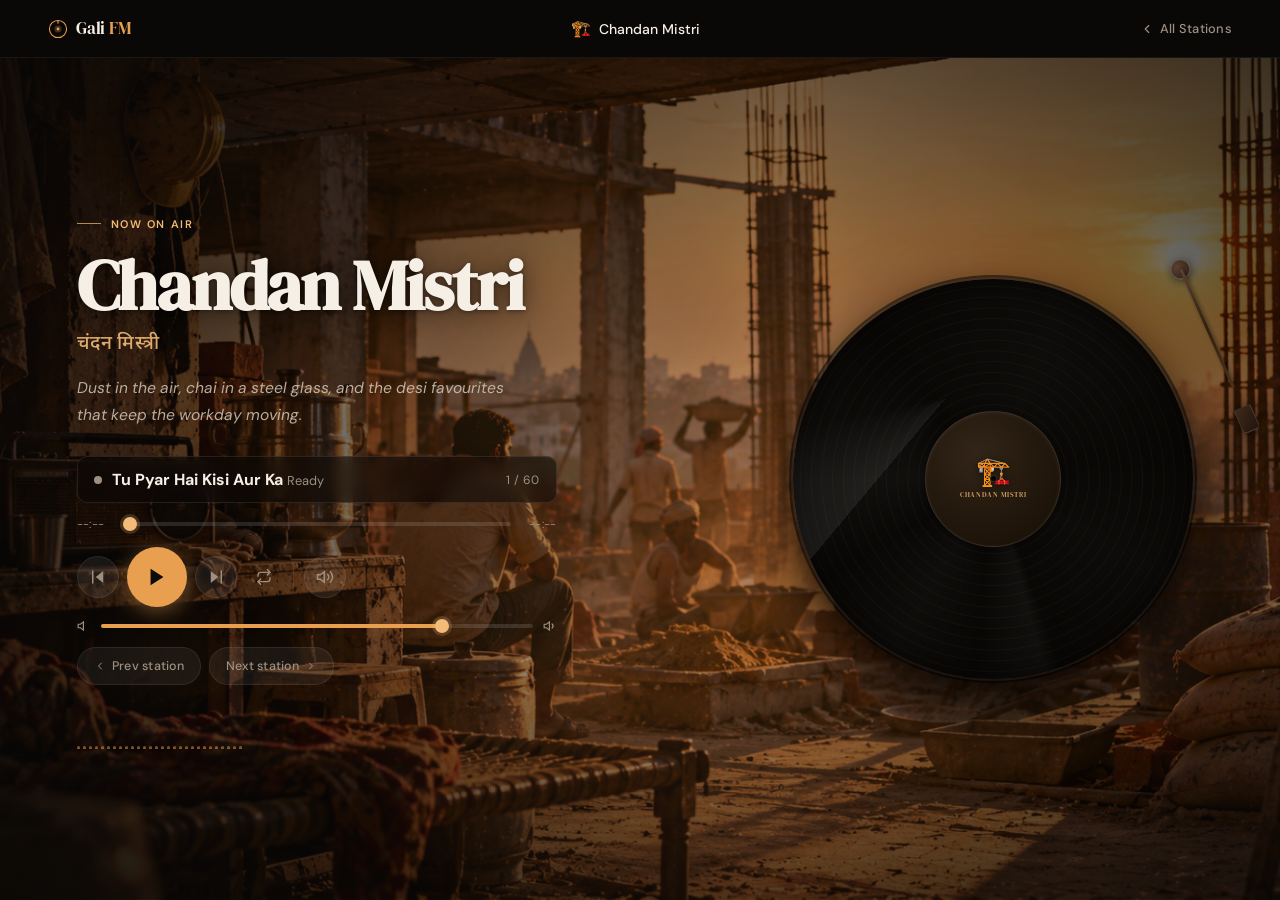
<file: chandan-mistri.html>
<!DOCTYPE html>
<html lang="en">
<head>
  <meta charset="UTF-8" />
  <meta name="viewport" content="width=device-width, initial-scale=1.0" />
  <title>Chandan Mistri — Gali FM</title>
  <meta name="description" content="Sunlit dust, worksite breaks, and the nostalgic spirit of classic 1990s Bollywood. Gali FM — Chandan Mistri." />
  <link rel="preconnect" href="https://fonts.googleapis.com" />
  <link rel="preconnect" href="https://fonts.gstatic.com" crossorigin />
  <link href="https://fonts.googleapis.com/css2?family=DM+Sans:ital,opsz,wght@0,9..40,400..700;1,9..40,400..700&family=DM+Serif+Display:ital@0;1&family=Inter:wght@300;400;500;600;700&family=Noto+Sans+Devanagari:wght@400;500;600&family=Playfair+Display:ital,wght@0,500;0,600;0,700;1,400&display=swap" rel="stylesheet" />
  <link rel="stylesheet" href="player.css?v=ishq" />
</head>
<body class="page-player">

<nav class="player-nav" aria-label="Station navigation">
  <a href="index.html" class="player-nav-logo" aria-label="Gali FM — home">
    <svg width="20" height="20" viewBox="0 0 28 28" fill="none" aria-hidden="true">
      <circle cx="14" cy="14" r="12" stroke="currentColor" stroke-width="1.5"/>
      <circle cx="14" cy="14" r="5"  fill="currentColor" opacity="0.25"/>
      <circle cx="14" cy="14" r="2"  fill="currentColor"/>
      <line x1="14" y1="2" x2="14" y2="6" stroke="currentColor" stroke-width="1.5" stroke-linecap="round"/>
    </svg>
    <span>Gali <em>FM</em></span>
  </a>
  <div class="player-nav-center" aria-live="polite">
    <span class="player-nav-icon" id="navIcon" aria-hidden="true">🏗️</span>
    <span class="player-nav-station" id="navStation">Chandan Mistri</span>
  </div>
  <a href="stations.html" class="player-nav-back" aria-label="Back to all stations">
    <svg width="14" height="14" viewBox="0 0 24 24" fill="none" stroke="currentColor" stroke-width="2" stroke-linecap="round" aria-hidden="true"><polyline points="15 18 9 12 15 6"/></svg>
    All Stations
  </a>
</nav>

<main class="player-area" id="playerArea" aria-label="Station player">
  <div class="player-bg" id="playerBg" aria-hidden="true"></div>
  <div class="player-glow" id="playerGlow" aria-hidden="true"></div>

  <div class="player-content">
    <div class="player-info">
      <span class="player-tag">Now On Air</span>
      <h1 class="player-station-name" id="stationName">Chandan Mistri</h1>
      <p  class="player-station-deva" id="stationDeva">चंदन मिस्त्री</p>
      <p  class="player-caption"      id="stationCaption"></p>

      <div class="player-now-playing" role="status" aria-live="polite" aria-atomic="true">
        <span class="player-now-playing-dot idle" id="nowPlayDot" aria-hidden="true"></span>
        <div style="min-width:0; flex:1">
          <strong id="nowPlayTrack">—</strong>
          <span class="player-now-playing-text" id="nowPlayStatus"></span>
        </div>
        <span class="player-track-counter" id="trackCounter" aria-label="Track position">— / —</span>
      </div>

      <div class="player-seek" role="group" aria-label="Track progress">
        <span class="seek-time" id="seekCurrent">--:--</span>
        <input type="range" id="seekBar" class="range-input" min="0" max="100" step="0.1" value="0" style="--pct:0%" aria-label="Seek" disabled />
        <span class="seek-time right" id="seekDuration">--:--</span>
      </div>

      <div class="player-controls">
        <div class="controls-row">
          <button class="btn-track-nav" id="btnPrevTrack" aria-label="Previous track" title="Previous track (←)">
            <svg width="18" height="18" viewBox="0 0 24 24" fill="currentColor" aria-hidden="true"><polygon points="19 20 9 12 19 4 19 20"/><line x1="5" y1="4" x2="5" y2="20" stroke="currentColor" stroke-width="2" stroke-linecap="round"/></svg>
          </button>
          <button class="btn-play" id="btnPlay" data-state="idle" aria-label="Play" aria-pressed="false" title="Play / Pause (Space)">
            <svg class="icon-play"  width="22" height="22" viewBox="0 0 24 24" fill="currentColor" aria-hidden="true"><polygon points="5 3 19 12 5 21 5 3"/></svg>
            <svg class="icon-pause" width="22" height="22" viewBox="0 0 24 24" fill="currentColor" aria-hidden="true"><rect x="6" y="4" width="4" height="16"/><rect x="14" y="4" width="4" height="16"/></svg>
            <svg class="icon-loading" width="20" height="20" viewBox="0 0 24 24" fill="none" stroke="currentColor" stroke-width="2.5" stroke-linecap="round" aria-hidden="true"><path d="M12 2a10 10 0 0 1 10 10"/></svg>
          </button>
          <button class="btn-track-nav" id="btnNextTrack" aria-label="Next track" title="Next track (→)">
            <svg width="18" height="18" viewBox="0 0 24 24" fill="currentColor" aria-hidden="true"><polygon points="5 4 15 12 5 20 5 4"/><line x1="19" y1="4" x2="19" y2="20" stroke="currentColor" stroke-width="2" stroke-linecap="round"/></svg>
          </button>
          <button class="btn-toggle" id="btnRepeat" aria-label="Repeat off — click to repeat all" aria-pressed="false" title="Repeat (R)">
            <svg width="16" height="16" viewBox="0 0 24 24" fill="none" stroke="currentColor" stroke-width="2" stroke-linecap="round" stroke-linejoin="round" aria-hidden="true"><polyline points="17 1 21 5 17 9"/><path d="M3 11V9a4 4 0 0 1 4-4h14"/><polyline points="7 23 3 19 7 15"/><path d="M21 13v2a4 4 0 0 1-4 4H3"/></svg>
          </button>
          <span style="width:1px;height:24px;background:var(--border);flex-shrink:0;margin:0 2px" aria-hidden="true"></span>
          <button class="btn-icon" id="btnMute" aria-label="Mute" title="Mute (M)">
            <svg class="icon-vol-on" width="18" height="18" viewBox="0 0 24 24" fill="none" stroke="currentColor" stroke-width="2" stroke-linecap="round" aria-hidden="true"><polygon points="11 5 6 9 2 9 2 15 6 15 11 19 11 5"/><path d="M15.54 8.46a5 5 0 0 1 0 7.07"/><path d="M19.07 4.93a10 10 0 0 1 0 14.14"/></svg>
            <svg class="icon-vol-off" width="18" height="18" viewBox="0 0 24 24" fill="none" stroke="currentColor" stroke-width="2" stroke-linecap="round" aria-hidden="true"><polygon points="11 5 6 9 2 9 2 15 6 15 11 19 11 5"/><line x1="23" y1="9" x2="17" y2="15"/><line x1="17" y1="9" x2="23" y2="15"/></svg>
          </button>
        </div>
        <div class="controls-vol-row">
          <span class="vol-icon" aria-hidden="true"><svg width="14" height="14" viewBox="0 0 24 24" fill="none" stroke="currentColor" stroke-width="2" stroke-linecap="round"><polygon points="11 5 6 9 2 9 2 15 6 15 11 19 11 5"/></svg></span>
          <input type="range" id="volumeSlider" class="range-input" min="0" max="100" step="1" value="80" style="--pct:80%" aria-label="Volume" />
          <span class="vol-icon" aria-hidden="true"><svg width="14" height="14" viewBox="0 0 24 24" fill="none" stroke="currentColor" stroke-width="2" stroke-linecap="round"><polygon points="11 5 6 9 2 9 2 15 6 15 11 19 11 5"/><path d="M15.54 8.46a5 5 0 0 1 0 7.07"/></svg></span>
        </div>
        <div class="controls-row" style="margin-top:4px">
          <a class="btn-station-nav" id="btnPrevStation" href="bartan-ka-samay.html" aria-label="Previous station">
            <svg width="12" height="12" viewBox="0 0 24 24" fill="none" stroke="currentColor" stroke-width="2" stroke-linecap="round" aria-hidden="true"><polyline points="15 18 9 12 15 6"/></svg>
            Prev station
          </a>
          <a class="btn-station-nav" id="btnNextStation" href="chatpate-gaane.html" aria-label="Next station">
            Next station
            <svg width="12" height="12" viewBox="0 0 24 24" fill="none" stroke="currentColor" stroke-width="2" stroke-linecap="round" aria-hidden="true"><polyline points="9 18 15 12 9 6"/></svg>
          </a>
        </div>
      </div>

      <div class="player-visualizer" id="vizContainer" aria-hidden="true"></div>
      <p class="player-no-audio" id="noAudioMsg" role="note">
        <svg width="14" height="14" viewBox="0 0 24 24" fill="none" stroke="currentColor" stroke-width="2" stroke-linecap="round" aria-hidden="true"><circle cx="12" cy="12" r="10"/><line x1="12" y1="8" x2="12" y2="12"/><line x1="12" y1="16" x2="12.01" y2="16"/></svg>
        No tracks configured. Place MP3s in <code>music/raju-mistri/</code> and add entries to <code>stations-data.js</code>.
      </p>
    </div>

    <div class="player-vinyl-wrap">
      <div class="vinyl" id="vinyl" aria-hidden="true">
        <div class="vinyl-label">
          <span class="vinyl-label-icon" id="vinylIcon">🏗️</span>
          <span class="vinyl-label-text"  id="vinylName">Chandan Mistri</span>
        </div>
      </div>
      <div class="tonearm-wrap" id="tonearm" aria-hidden="true">
        <div class="tonearm-pivot"></div>
        <div class="tonearm-arm"></div>
        <div class="tonearm-head"></div>
      </div>
    </div>
  </div>
</main>

<audio id="audioEl" preload="metadata" aria-hidden="true"></audio>
<script src="stations-data.js?v=ishq"></script>
<script>window.STATION_ID = 4;</script>
<script src="player-page.js?v=ishq"></script>
</body>
</html>
</file>
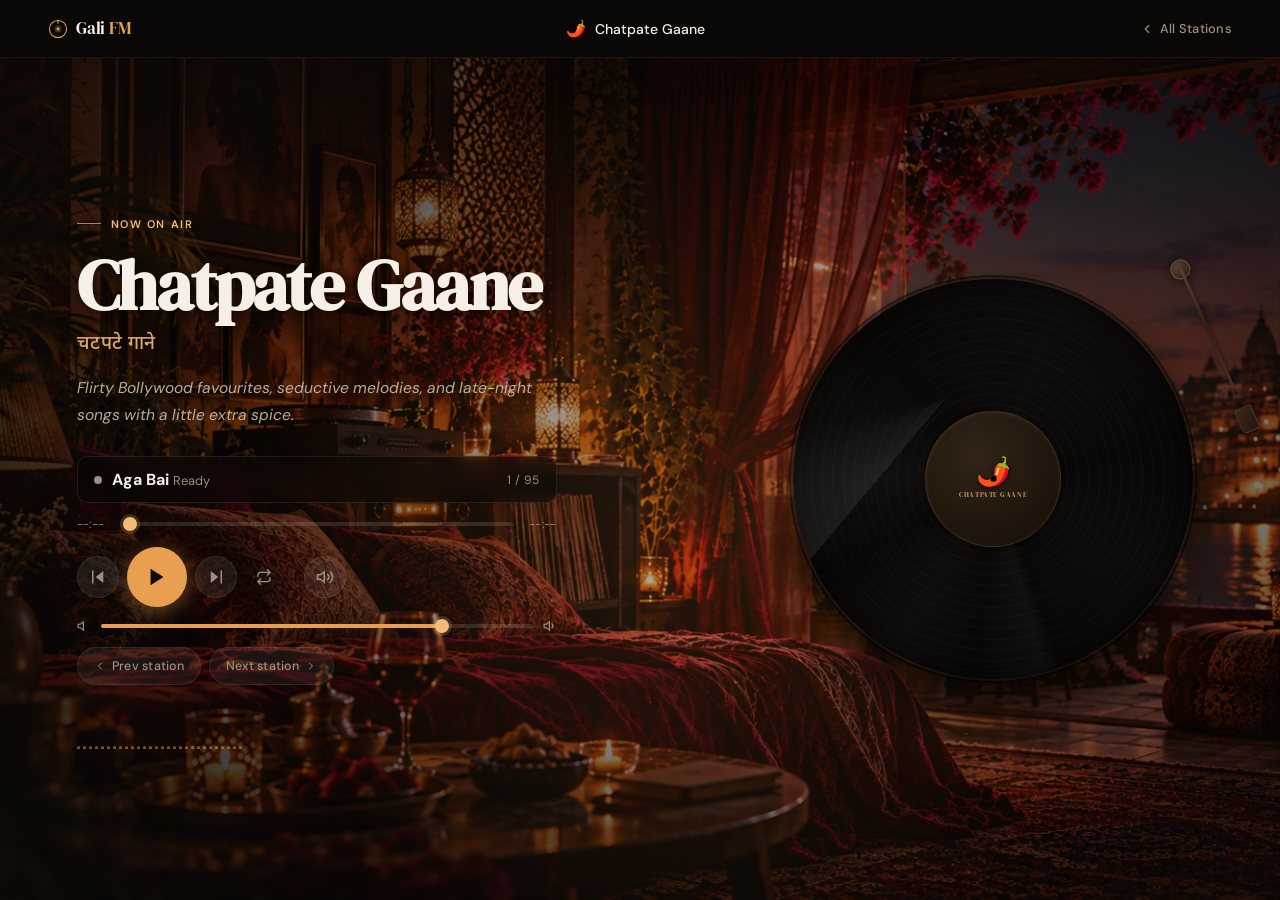
<file: chatpate-gaane.html>
<!DOCTYPE html>
<html lang="en">
<head>
  <meta charset="UTF-8" />
  <meta name="viewport" content="width=device-width, initial-scale=1.0" />
  <title>Chatpate Gaane — Gali FM</title>
  <meta name="description" content="Flirty Bollywood favourites, seductive melodies, and late-night songs with a little extra spice. Gali FM — Chatpate Gaane." />
  <link rel="preconnect" href="https://fonts.googleapis.com" />
  <link rel="preconnect" href="https://fonts.gstatic.com" crossorigin />
  <link href="https://fonts.googleapis.com/css2?family=DM+Sans:ital,opsz,wght@0,9..40,400..700;1,9..40,400..700&family=DM+Serif+Display:ital@0;1&family=Inter:wght@300;400;500;600;700&family=Noto+Sans+Devanagari:wght@400;500;600&family=Playfair+Display:ital,wght@0,500;0,600;0,700;1,400&display=swap" rel="stylesheet" />
  <link rel="stylesheet" href="player.css?v=ishq" />
</head>
<body class="page-player">

<nav class="player-nav" aria-label="Station navigation">
  <a href="index.html" class="player-nav-logo" aria-label="Gali FM — home">
    <svg width="20" height="20" viewBox="0 0 28 28" fill="none" aria-hidden="true">
      <circle cx="14" cy="14" r="12" stroke="currentColor" stroke-width="1.5"/>
      <circle cx="14" cy="14" r="5"  fill="currentColor" opacity="0.25"/>
      <circle cx="14" cy="14" r="2"  fill="currentColor"/>
      <line x1="14" y1="2" x2="14" y2="6" stroke="currentColor" stroke-width="1.5" stroke-linecap="round"/>
    </svg>
    <span>Gali <em>FM</em></span>
  </a>
  <div class="player-nav-center" aria-live="polite">
    <span class="player-nav-icon" id="navIcon" aria-hidden="true">🌶️</span>
    <span class="player-nav-station" id="navStation">Chatpate Gaane</span>
  </div>
  <a href="stations.html" class="player-nav-back" aria-label="Back to all stations">
    <svg width="14" height="14" viewBox="0 0 24 24" fill="none" stroke="currentColor" stroke-width="2" stroke-linecap="round" aria-hidden="true"><polyline points="15 18 9 12 15 6"/></svg>
    All Stations
  </a>
</nav>

<main class="player-area" id="playerArea" aria-label="Station player">
  <div class="player-bg" id="playerBg" aria-hidden="true"></div>
  <div class="player-glow" id="playerGlow" aria-hidden="true"></div>

  <div class="player-content">
    <div class="player-info">
      <span class="player-tag">Now On Air</span>
      <h1 class="player-station-name" id="stationName">Chatpate Gaane</h1>
      <p  class="player-station-deva" id="stationDeva">चटपटे गाने</p>
      <p  class="player-caption"      id="stationCaption"></p>

      <div class="player-now-playing" role="status" aria-live="polite" aria-atomic="true">
        <span class="player-now-playing-dot idle" id="nowPlayDot" aria-hidden="true"></span>
        <div style="min-width:0; flex:1">
          <strong id="nowPlayTrack">—</strong>
          <span class="player-now-playing-text" id="nowPlayStatus"></span>
        </div>
        <span class="player-track-counter" id="trackCounter" aria-label="Track position">— / —</span>
      </div>

      <div class="player-seek" role="group" aria-label="Track progress">
        <span class="seek-time" id="seekCurrent">--:--</span>
        <input type="range" id="seekBar" class="range-input" min="0" max="100" step="0.1" value="0" style="--pct:0%" aria-label="Seek" disabled />
        <span class="seek-time right" id="seekDuration">--:--</span>
      </div>

      <div class="player-controls">
        <div class="controls-row">
          <button class="btn-track-nav" id="btnPrevTrack" aria-label="Previous track" title="Previous track (←)">
            <svg width="18" height="18" viewBox="0 0 24 24" fill="currentColor" aria-hidden="true"><polygon points="19 20 9 12 19 4 19 20"/><line x1="5" y1="4" x2="5" y2="20" stroke="currentColor" stroke-width="2" stroke-linecap="round"/></svg>
          </button>
          <button class="btn-play" id="btnPlay" data-state="idle" aria-label="Play" aria-pressed="false" title="Play / Pause (Space)">
            <svg class="icon-play"  width="22" height="22" viewBox="0 0 24 24" fill="currentColor" aria-hidden="true"><polygon points="5 3 19 12 5 21 5 3"/></svg>
            <svg class="icon-pause" width="22" height="22" viewBox="0 0 24 24" fill="currentColor" aria-hidden="true"><rect x="6" y="4" width="4" height="16"/><rect x="14" y="4" width="4" height="16"/></svg>
            <svg class="icon-loading" width="20" height="20" viewBox="0 0 24 24" fill="none" stroke="currentColor" stroke-width="2.5" stroke-linecap="round" aria-hidden="true"><path d="M12 2a10 10 0 0 1 10 10"/></svg>
          </button>
          <button class="btn-track-nav" id="btnNextTrack" aria-label="Next track" title="Next track (→)">
            <svg width="18" height="18" viewBox="0 0 24 24" fill="currentColor" aria-hidden="true"><polygon points="5 4 15 12 5 20 5 4"/><line x1="19" y1="4" x2="19" y2="20" stroke="currentColor" stroke-width="2" stroke-linecap="round"/></svg>
          </button>
          <button class="btn-toggle" id="btnRepeat" aria-label="Repeat off — click to repeat all" aria-pressed="false" title="Repeat (R)">
            <svg width="16" height="16" viewBox="0 0 24 24" fill="none" stroke="currentColor" stroke-width="2" stroke-linecap="round" stroke-linejoin="round" aria-hidden="true"><polyline points="17 1 21 5 17 9"/><path d="M3 11V9a4 4 0 0 1 4-4h14"/><polyline points="7 23 3 19 7 15"/><path d="M21 13v2a4 4 0 0 1-4 4H3"/></svg>
          </button>
          <span style="width:1px;height:24px;background:var(--border);flex-shrink:0;margin:0 2px" aria-hidden="true"></span>
          <button class="btn-icon" id="btnMute" aria-label="Mute" title="Mute (M)">
            <svg class="icon-vol-on" width="18" height="18" viewBox="0 0 24 24" fill="none" stroke="currentColor" stroke-width="2" stroke-linecap="round" aria-hidden="true"><polygon points="11 5 6 9 2 9 2 15 6 15 11 19 11 5"/><path d="M15.54 8.46a5 5 0 0 1 0 7.07"/><path d="M19.07 4.93a10 10 0 0 1 0 14.14"/></svg>
            <svg class="icon-vol-off" width="18" height="18" viewBox="0 0 24 24" fill="none" stroke="currentColor" stroke-width="2" stroke-linecap="round" aria-hidden="true"><polygon points="11 5 6 9 2 9 2 15 6 15 11 19 11 5"/><line x1="23" y1="9" x2="17" y2="15"/><line x1="17" y1="9" x2="23" y2="15"/></svg>
          </button>
        </div>
        <div class="controls-vol-row">
          <span class="vol-icon" aria-hidden="true"><svg width="14" height="14" viewBox="0 0 24 24" fill="none" stroke="currentColor" stroke-width="2" stroke-linecap="round"><polygon points="11 5 6 9 2 9 2 15 6 15 11 19 11 5"/></svg></span>
          <input type="range" id="volumeSlider" class="range-input" min="0" max="100" step="1" value="80" style="--pct:80%" aria-label="Volume" />
          <span class="vol-icon" aria-hidden="true"><svg width="14" height="14" viewBox="0 0 24 24" fill="none" stroke="currentColor" stroke-width="2" stroke-linecap="round"><polygon points="11 5 6 9 2 9 2 15 6 15 11 19 11 5"/><path d="M15.54 8.46a5 5 0 0 1 0 7.07"/></svg></span>
        </div>
        <div class="controls-row" style="margin-top:4px">
          <a class="btn-station-nav" id="btnPrevStation" href="chandan-mistri.html" aria-label="Previous station">
            <svg width="12" height="12" viewBox="0 0 24 24" fill="none" stroke="currentColor" stroke-width="2" stroke-linecap="round" aria-hidden="true"><polyline points="15 18 9 12 15 6"/></svg>
            Prev station
          </a>
          <a class="btn-station-nav" id="btnNextStation" href="haryanvi-bangers.html" aria-label="Next station">
            Next station
            <svg width="12" height="12" viewBox="0 0 24 24" fill="none" stroke="currentColor" stroke-width="2" stroke-linecap="round" aria-hidden="true"><polyline points="9 18 15 12 9 6"/></svg>
          </a>
        </div>
      </div>

      <div class="player-visualizer" id="vizContainer" aria-hidden="true"></div>
      <p class="player-no-audio" id="noAudioMsg" role="note">
        <svg width="14" height="14" viewBox="0 0 24 24" fill="none" stroke="currentColor" stroke-width="2" stroke-linecap="round" aria-hidden="true"><circle cx="12" cy="12" r="10"/><line x1="12" y1="8" x2="12" y2="12"/><line x1="12" y1="16" x2="12.01" y2="16"/></svg>
        No tracks configured. Place MP3s in <code>music/papa-ke-gaane/</code> and add entries to <code>stations-data.js</code>.
      </p>
    </div>

    <div class="player-vinyl-wrap">
      <div class="vinyl" id="vinyl" aria-hidden="true">
        <div class="vinyl-label">
          <span class="vinyl-label-icon" id="vinylIcon">🌶️</span>
          <span class="vinyl-label-text"  id="vinylName">Chatpate Gaane</span>
        </div>
      </div>
      <div class="tonearm-wrap" id="tonearm" aria-hidden="true">
        <div class="tonearm-pivot"></div>
        <div class="tonearm-arm"></div>
        <div class="tonearm-head"></div>
      </div>
    </div>
  </div>
</main>

<audio id="audioEl" preload="metadata" aria-hidden="true"></audio>
<script src="stations-data.js?v=ishq"></script>
<script>window.STATION_ID = 5;</script>
<script src="player-page.js?v=ishq"></script>
</body>
</html>
</file>
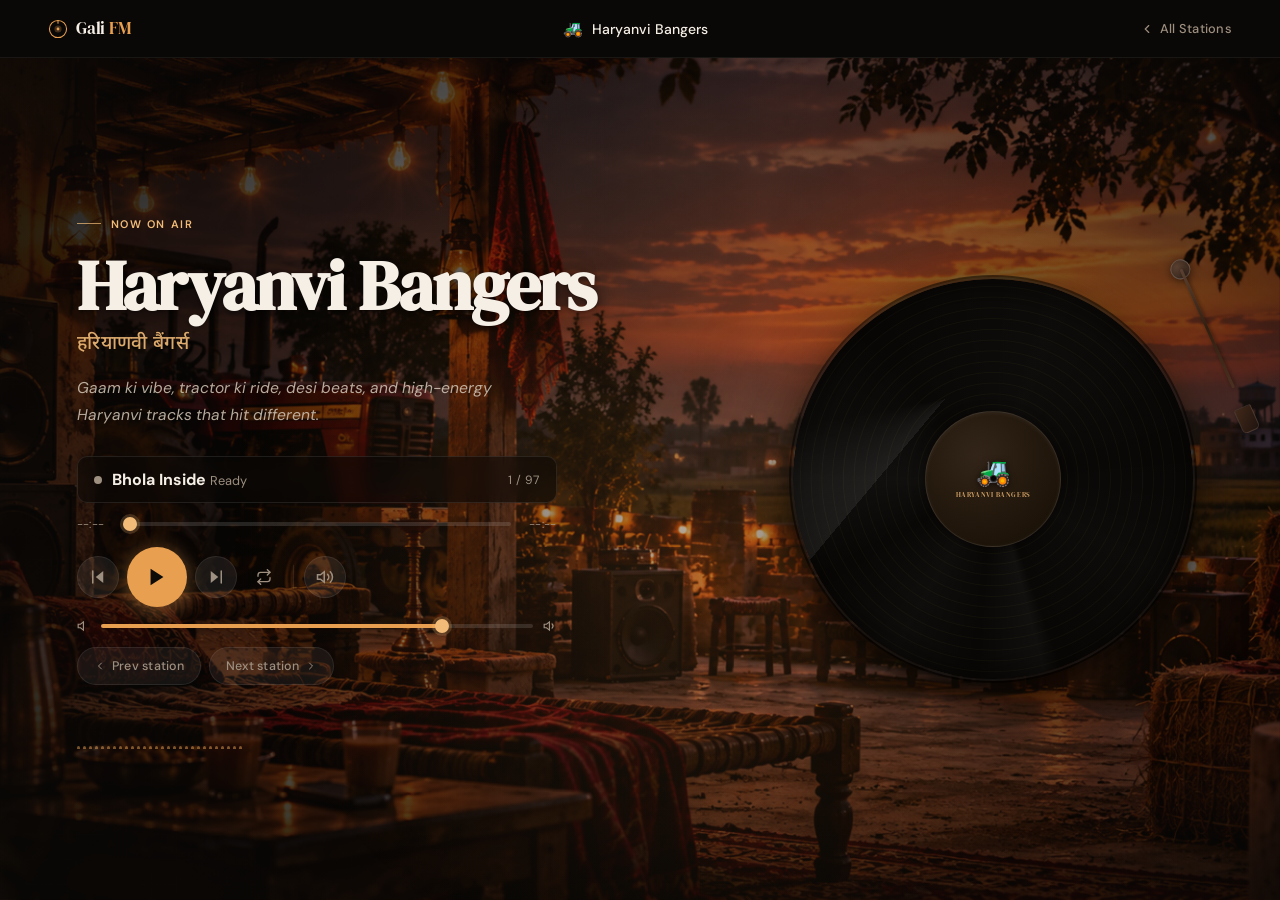
<file: haryanvi-bangers.html>
<!DOCTYPE html>
<html lang="en">
<head>
  <meta charset="UTF-8" />
  <meta name="viewport" content="width=device-width, initial-scale=1.0" />
  <title>Haryanvi Bangers — Gali FM</title>
  <meta name="description" content="Gaam ki vibe, tractor ki ride, desi beats, and high-energy Haryanvi tracks that hit different. Gali FM — Haryanvi Bangers." />
  <link rel="preconnect" href="https://fonts.googleapis.com" />
  <link rel="preconnect" href="https://fonts.gstatic.com" crossorigin />
  <link href="https://fonts.googleapis.com/css2?family=DM+Sans:ital,opsz,wght@0,9..40,400..700;1,9..40,400..700&family=DM+Serif+Display:ital@0;1&family=Inter:wght@300;400;500;600;700&family=Noto+Sans+Devanagari:wght@400;500;600&family=Playfair+Display:ital,wght@0,500;0,600;0,700;1,400&display=swap" rel="stylesheet" />
  <link rel="stylesheet" href="player.css?v=ishq" />
</head>
<body class="page-player">

<nav class="player-nav" aria-label="Station navigation">
  <a href="index.html" class="player-nav-logo" aria-label="Gali FM — home">
    <svg width="20" height="20" viewBox="0 0 28 28" fill="none" aria-hidden="true">
      <circle cx="14" cy="14" r="12" stroke="currentColor" stroke-width="1.5"/>
      <circle cx="14" cy="14" r="5"  fill="currentColor" opacity="0.25"/>
      <circle cx="14" cy="14" r="2"  fill="currentColor"/>
      <line x1="14" y1="2" x2="14" y2="6" stroke="currentColor" stroke-width="1.5" stroke-linecap="round"/>
    </svg>
    <span>Gali <em>FM</em></span>
  </a>
  <div class="player-nav-center" aria-live="polite">
    <span class="player-nav-icon" id="navIcon" aria-hidden="true">🚜</span>
    <span class="player-nav-station" id="navStation">Haryanvi Bangers</span>
  </div>
  <a href="stations.html" class="player-nav-back" aria-label="Back to all stations">
    <svg width="14" height="14" viewBox="0 0 24 24" fill="none" stroke="currentColor" stroke-width="2" stroke-linecap="round" aria-hidden="true"><polyline points="15 18 9 12 15 6"/></svg>
    All Stations
  </a>
</nav>

<main class="player-area" id="playerArea" aria-label="Station player">
  <div class="player-bg" id="playerBg" aria-hidden="true"></div>
  <div class="player-glow" id="playerGlow" aria-hidden="true"></div>

  <div class="player-content">
    <div class="player-info">
      <span class="player-tag">Now On Air</span>
      <h1 class="player-station-name" id="stationName">Haryanvi Bangers</h1>
      <p  class="player-station-deva" id="stationDeva">हरियाणवी बैंगर्स</p>
      <p  class="player-caption"      id="stationCaption"></p>

      <div class="player-now-playing" role="status" aria-live="polite" aria-atomic="true">
        <span class="player-now-playing-dot idle" id="nowPlayDot" aria-hidden="true"></span>
        <div style="min-width:0; flex:1">
          <strong id="nowPlayTrack">—</strong>
          <span class="player-now-playing-text" id="nowPlayStatus"></span>
        </div>
        <span class="player-track-counter" id="trackCounter" aria-label="Track position">— / —</span>
      </div>

      <div class="player-seek" role="group" aria-label="Track progress">
        <span class="seek-time" id="seekCurrent">--:--</span>
        <input type="range" id="seekBar" class="range-input" min="0" max="100" step="0.1" value="0" style="--pct:0%" aria-label="Seek" disabled />
        <span class="seek-time right" id="seekDuration">--:--</span>
      </div>

      <div class="player-controls">
        <div class="controls-row">
          <button class="btn-track-nav" id="btnPrevTrack" aria-label="Previous track" title="Previous track (←)">
            <svg width="18" height="18" viewBox="0 0 24 24" fill="currentColor" aria-hidden="true"><polygon points="19 20 9 12 19 4 19 20"/><line x1="5" y1="4" x2="5" y2="20" stroke="currentColor" stroke-width="2" stroke-linecap="round"/></svg>
          </button>
          <button class="btn-play" id="btnPlay" data-state="idle" aria-label="Play" aria-pressed="false" title="Play / Pause (Space)">
            <svg class="icon-play"  width="22" height="22" viewBox="0 0 24 24" fill="currentColor" aria-hidden="true"><polygon points="5 3 19 12 5 21 5 3"/></svg>
            <svg class="icon-pause" width="22" height="22" viewBox="0 0 24 24" fill="currentColor" aria-hidden="true"><rect x="6" y="4" width="4" height="16"/><rect x="14" y="4" width="4" height="16"/></svg>
            <svg class="icon-loading" width="20" height="20" viewBox="0 0 24 24" fill="none" stroke="currentColor" stroke-width="2.5" stroke-linecap="round" aria-hidden="true"><path d="M12 2a10 10 0 0 1 10 10"/></svg>
          </button>
          <button class="btn-track-nav" id="btnNextTrack" aria-label="Next track" title="Next track (→)">
            <svg width="18" height="18" viewBox="0 0 24 24" fill="currentColor" aria-hidden="true"><polygon points="5 4 15 12 5 20 5 4"/><line x1="19" y1="4" x2="19" y2="20" stroke="currentColor" stroke-width="2" stroke-linecap="round"/></svg>
          </button>
          <button class="btn-toggle" id="btnRepeat" aria-label="Repeat off — click to repeat all" aria-pressed="false" title="Repeat (R)">
            <svg width="16" height="16" viewBox="0 0 24 24" fill="none" stroke="currentColor" stroke-width="2" stroke-linecap="round" stroke-linejoin="round" aria-hidden="true"><polyline points="17 1 21 5 17 9"/><path d="M3 11V9a4 4 0 0 1 4-4h14"/><polyline points="7 23 3 19 7 15"/><path d="M21 13v2a4 4 0 0 1-4 4H3"/></svg>
          </button>
          <span style="width:1px;height:24px;background:var(--border);flex-shrink:0;margin:0 2px" aria-hidden="true"></span>
          <button class="btn-icon" id="btnMute" aria-label="Mute" title="Mute (M)">
            <svg class="icon-vol-on" width="18" height="18" viewBox="0 0 24 24" fill="none" stroke="currentColor" stroke-width="2" stroke-linecap="round" aria-hidden="true"><polygon points="11 5 6 9 2 9 2 15 6 15 11 19 11 5"/><path d="M15.54 8.46a5 5 0 0 1 0 7.07"/><path d="M19.07 4.93a10 10 0 0 1 0 14.14"/></svg>
            <svg class="icon-vol-off" width="18" height="18" viewBox="0 0 24 24" fill="none" stroke="currentColor" stroke-width="2" stroke-linecap="round" aria-hidden="true"><polygon points="11 5 6 9 2 9 2 15 6 15 11 19 11 5"/><line x1="23" y1="9" x2="17" y2="15"/><line x1="17" y1="9" x2="23" y2="15"/></svg>
          </button>
        </div>
        <div class="controls-vol-row">
          <span class="vol-icon" aria-hidden="true"><svg width="14" height="14" viewBox="0 0 24 24" fill="none" stroke="currentColor" stroke-width="2" stroke-linecap="round"><polygon points="11 5 6 9 2 9 2 15 6 15 11 19 11 5"/></svg></span>
          <input type="range" id="volumeSlider" class="range-input" min="0" max="100" step="1" value="80" style="--pct:80%" aria-label="Volume" />
          <span class="vol-icon" aria-hidden="true"><svg width="14" height="14" viewBox="0 0 24 24" fill="none" stroke="currentColor" stroke-width="2" stroke-linecap="round"><polygon points="11 5 6 9 2 9 2 15 6 15 11 19 11 5"/><path d="M15.54 8.46a5 5 0 0 1 0 7.07"/></svg></span>
        </div>
        <div class="controls-row" style="margin-top:4px">
          <a class="btn-station-nav" id="btnPrevStation" href="chatpate-gaane.html" aria-label="Previous station">
            <svg width="12" height="12" viewBox="0 0 24 24" fill="none" stroke="currentColor" stroke-width="2" stroke-linecap="round" aria-hidden="true"><polyline points="15 18 9 12 15 6"/></svg>
            Prev station
          </a>
          <a class="btn-station-nav" id="btnNextStation" href="ishq-wali-gali.html" aria-label="Next station">
            Next station
            <svg width="12" height="12" viewBox="0 0 24 24" fill="none" stroke="currentColor" stroke-width="2" stroke-linecap="round" aria-hidden="true"><polyline points="9 18 15 12 9 6"/></svg>
          </a>
        </div>
      </div>

      <div class="player-visualizer" id="vizContainer" aria-hidden="true"></div>
      <p class="player-no-audio" id="noAudioMsg" role="note">
        <svg width="14" height="14" viewBox="0 0 24 24" fill="none" stroke="currentColor" stroke-width="2" stroke-linecap="round" aria-hidden="true"><circle cx="12" cy="12" r="10"/><line x1="12" y1="8" x2="12" y2="12"/><line x1="12" y1="16" x2="12.01" y2="16"/></svg>
        No tracks configured. Place MP3s in <code>music/corporate-majdoor/</code> and add entries to <code>stations-data.js</code>.
      </p>
    </div>

    <div class="player-vinyl-wrap">
      <div class="vinyl" id="vinyl" aria-hidden="true">
        <div class="vinyl-label">
          <span class="vinyl-label-icon" id="vinylIcon">🚜</span>
          <span class="vinyl-label-text"  id="vinylName">Haryanvi Bangers</span>
        </div>
      </div>
      <div class="tonearm-wrap" id="tonearm" aria-hidden="true">
        <div class="tonearm-pivot"></div>
        <div class="tonearm-arm"></div>
        <div class="tonearm-head"></div>
      </div>
    </div>
  </div>
</main>

<audio id="audioEl" preload="metadata" aria-hidden="true"></audio>
<script src="stations-data.js?v=ishq"></script>
<script>window.STATION_ID = 6;</script>
<script src="player-page.js?v=ishq"></script>
</body>
</html>
</file>
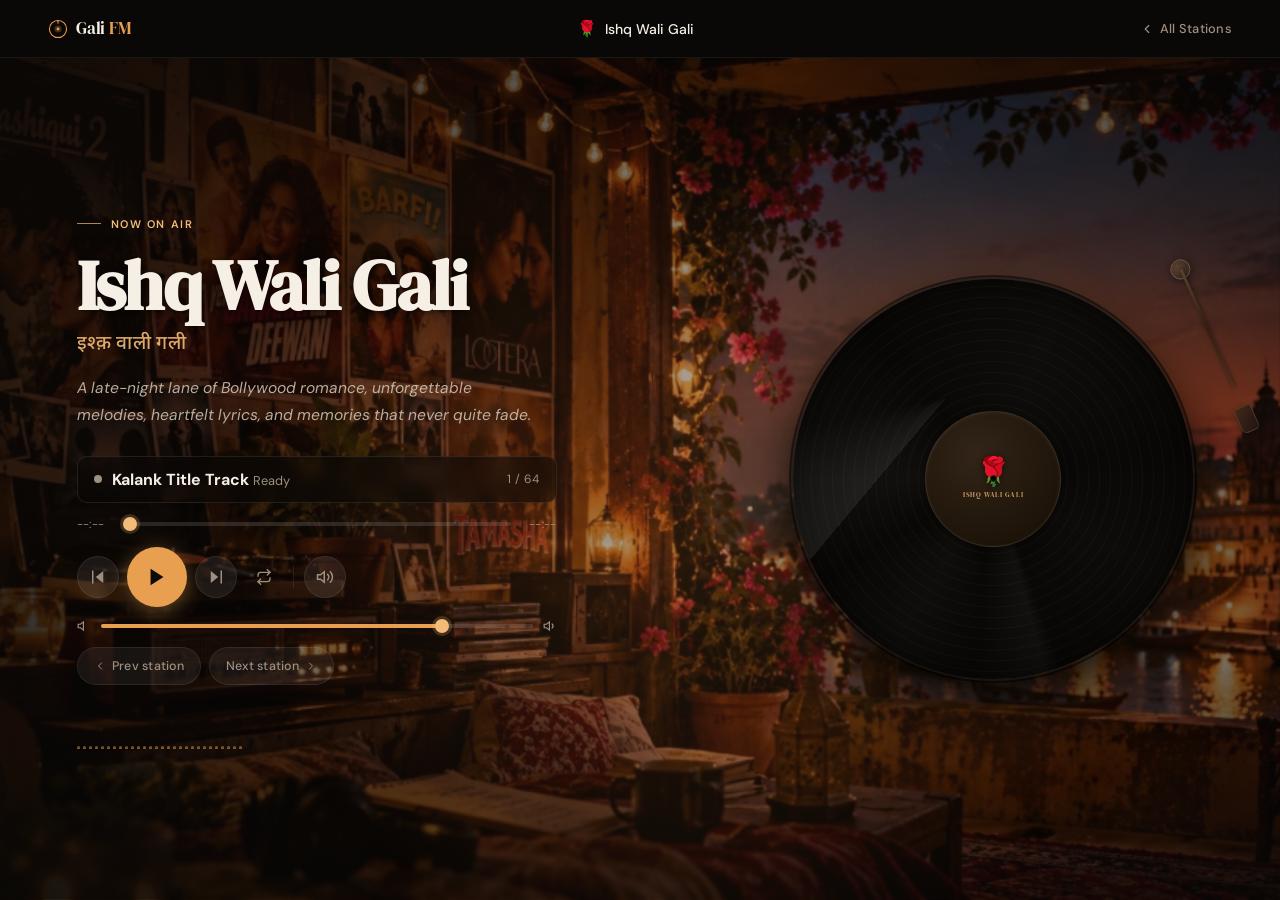
<file: ishq-wali-gali.html>
<!DOCTYPE html>
<html lang="en">
<head>
  <meta charset="UTF-8" />
  <meta name="viewport" content="width=device-width, initial-scale=1.0" />
  <title>Ishq Wali Gali — Gali FM</title>
  <meta name="description" content="Bollywood love songs, midnight memories, and melodies that never really leave. Gali FM — Ishq Wali Gali." />
  <link rel="preconnect" href="https://fonts.googleapis.com" />
  <link rel="preconnect" href="https://fonts.gstatic.com" crossorigin />
  <link href="https://fonts.googleapis.com/css2?family=DM+Sans:ital,opsz,wght@0,9..40,400..700;1,9..40,400..700&family=DM+Serif+Display:ital@0;1&family=Inter:wght@300;400;500;600;700&family=Noto+Sans+Devanagari:wght@400;500;600&family=Playfair+Display:ital,wght@0,500;0,600;0,700;1,400&display=swap" rel="stylesheet" />
  <link rel="stylesheet" href="player.css?v=ishq" />
</head>
<body class="page-player">

<!-- ── Navigation ────────────────────────────────────────────────── -->
<nav class="player-nav" aria-label="Station navigation">
  <a href="index.html" class="player-nav-logo" aria-label="Gali FM — home">
    <svg width="20" height="20" viewBox="0 0 28 28" fill="none" aria-hidden="true">
      <circle cx="14" cy="14" r="12" stroke="currentColor" stroke-width="1.5"/>
      <circle cx="14" cy="14" r="5"  fill="currentColor" opacity="0.25"/>
      <circle cx="14" cy="14" r="2"  fill="currentColor"/>
      <line x1="14" y1="2" x2="14" y2="6" stroke="currentColor" stroke-width="1.5" stroke-linecap="round"/>
    </svg>
    <span>Gali <em>FM</em></span>
  </a>

  <div class="player-nav-center" aria-live="polite">
    <span class="player-nav-icon" id="navIcon" aria-hidden="true">🌹</span>
    <span class="player-nav-station" id="navStation">Ishq Wali Gali</span>
  </div>

  <a href="stations.html" class="player-nav-back" aria-label="Back to all stations">
    <svg width="14" height="14" viewBox="0 0 24 24" fill="none" stroke="currentColor" stroke-width="2" stroke-linecap="round" aria-hidden="true">
      <polyline points="15 18 9 12 15 6"/>
    </svg>
    All Stations
  </a>
</nav>

<!-- ── Player Area ────────────────────────────────────────────────── -->
<main class="player-area" id="playerArea" aria-label="Station player">

  <!-- Background image -->
  <div class="player-bg" id="playerBg" aria-hidden="true"></div>
  <!-- Pointer-tracking amber glow -->
  <div class="player-glow" id="playerGlow" aria-hidden="true"></div>

  <!-- Two-column grid: info left, vinyl right -->
  <div class="player-content">

    <!-- ── Left: info + controls ─────────────────────────────────── -->
    <div class="player-info">
      <span class="player-tag">Now On Air</span>
      <h1 class="player-station-name" id="stationName">Ishq Wali Gali</h1>
      <p  class="player-station-deva" id="stationDeva">इश्क़ वाली गली</p>
      <p  class="player-caption"      id="stationCaption"></p>

      <!-- Now-playing pill -->
      <div class="player-now-playing" role="status" aria-live="polite" aria-atomic="true">
        <span class="player-now-playing-dot idle" id="nowPlayDot" aria-hidden="true"></span>
        <div style="min-width:0; flex:1">
          <strong id="nowPlayTrack">—</strong>
          <span class="player-now-playing-text" id="nowPlayStatus"></span>
        </div>
        <span class="player-track-counter" id="trackCounter" aria-label="Track position">— / —</span>
      </div>

      <!-- Seek bar -->
      <div class="player-seek" role="group" aria-label="Track progress">
        <span class="seek-time" id="seekCurrent" aria-label="Current time">--:--</span>
        <input
          type="range" id="seekBar"
          class="range-input"
          min="0" max="100" step="0.1" value="0"
          style="--pct: 0%"
          aria-label="Seek"
          aria-valuemin="0" aria-valuemax="100" aria-valuenow="0"
          disabled
        />
        <span class="seek-time right" id="seekDuration" aria-label="Total duration">--:--</span>
      </div>

      <!-- Main controls row -->
      <div class="player-controls">
        <div class="controls-row">

          <!-- Prev Track -->
          <button class="btn-track-nav" id="btnPrevTrack" aria-label="Previous track" title="Previous track (←)">
            <svg width="18" height="18" viewBox="0 0 24 24" fill="currentColor" aria-hidden="true">
              <polygon points="19 20 9 12 19 4 19 20"/>
              <line x1="5" y1="4" x2="5" y2="20" stroke="currentColor" stroke-width="2" stroke-linecap="round"/>
            </svg>
          </button>

          <!-- Play / Pause -->
          <button class="btn-play" id="btnPlay" data-state="idle" aria-label="Play" aria-pressed="false" title="Play / Pause (Space)">
            <svg class="icon-play" width="22" height="22" viewBox="0 0 24 24" fill="currentColor" aria-hidden="true">
              <polygon points="5 3 19 12 5 21 5 3"/>
            </svg>
            <svg class="icon-pause" width="22" height="22" viewBox="0 0 24 24" fill="currentColor" aria-hidden="true">
              <rect x="6" y="4" width="4" height="16"/><rect x="14" y="4" width="4" height="16"/>
            </svg>
            <svg class="icon-loading" width="20" height="20" viewBox="0 0 24 24" fill="none" stroke="currentColor" stroke-width="2.5" stroke-linecap="round" aria-hidden="true">
              <path d="M12 2a10 10 0 0 1 10 10"/>
            </svg>
          </button>

          <!-- Next Track -->
          <button class="btn-track-nav" id="btnNextTrack" aria-label="Next track" title="Next track (→)">
            <svg width="18" height="18" viewBox="0 0 24 24" fill="currentColor" aria-hidden="true">
              <polygon points="5 4 15 12 5 20 5 4"/>
              <line x1="19" y1="4" x2="19" y2="20" stroke="currentColor" stroke-width="2" stroke-linecap="round"/>
            </svg>
          </button>

          <!-- Repeat -->
          <button class="btn-toggle" id="btnRepeat" aria-label="Repeat off — click to repeat all" aria-pressed="false" title="Repeat (R)">
            <svg width="16" height="16" viewBox="0 0 24 24" fill="none" stroke="currentColor" stroke-width="2" stroke-linecap="round" stroke-linejoin="round" aria-hidden="true">
              <polyline points="17 1 21 5 17 9"/><path d="M3 11V9a4 4 0 0 1 4-4h14"/>
              <polyline points="7 23 3 19 7 15"/><path d="M21 13v2a4 4 0 0 1-4 4H3"/>
            </svg>
          </button>

          <!-- Divider -->
          <span style="width:1px; height:24px; background:var(--border); flex-shrink:0; margin:0 2px;" aria-hidden="true"></span>

          <!-- Mute -->
          <button class="btn-icon" id="btnMute" aria-label="Mute" title="Mute (M)">
            <svg class="icon-vol-on" width="18" height="18" viewBox="0 0 24 24" fill="none" stroke="currentColor" stroke-width="2" stroke-linecap="round" aria-hidden="true">
              <polygon points="11 5 6 9 2 9 2 15 6 15 11 19 11 5"/>
              <path d="M15.54 8.46a5 5 0 0 1 0 7.07"/>
              <path d="M19.07 4.93a10 10 0 0 1 0 14.14"/>
            </svg>
            <svg class="icon-vol-off" width="18" height="18" viewBox="0 0 24 24" fill="none" stroke="currentColor" stroke-width="2" stroke-linecap="round" aria-hidden="true">
              <polygon points="11 5 6 9 2 9 2 15 6 15 11 19 11 5"/>
              <line x1="23" y1="9" x2="17" y2="15"/><line x1="17" y1="9" x2="23" y2="15"/>
            </svg>
          </button>
        </div>

        <!-- Volume row -->
        <div class="controls-vol-row">
          <span class="vol-icon" aria-hidden="true">
            <svg width="14" height="14" viewBox="0 0 24 24" fill="none" stroke="currentColor" stroke-width="2" stroke-linecap="round">
              <polygon points="11 5 6 9 2 9 2 15 6 15 11 19 11 5"/>
            </svg>
          </span>
          <input
            type="range" id="volumeSlider"
            class="range-input"
            min="0" max="100" step="1" value="80"
            style="--pct: 80%"
            aria-label="Volume"
          />
          <span class="vol-icon" aria-hidden="true">
            <svg width="14" height="14" viewBox="0 0 24 24" fill="none" stroke="currentColor" stroke-width="2" stroke-linecap="round">
              <polygon points="11 5 6 9 2 9 2 15 6 15 11 19 11 5"/>
              <path d="M15.54 8.46a5 5 0 0 1 0 7.07"/>
            </svg>
          </span>
        </div>

        <!-- Station navigation row -->
        <div class="controls-row" style="margin-top:4px">
          <a class="btn-station-nav" id="btnPrevStation" href="haryanvi-bangers.html" aria-label="Previous station">
            <svg width="12" height="12" viewBox="0 0 24 24" fill="none" stroke="currentColor" stroke-width="2" stroke-linecap="round" aria-hidden="true"><polyline points="15 18 9 12 15 6"/></svg>
            Prev station
          </a>
          <a class="btn-station-nav" id="btnNextStation" href="bus-wale-bhaiya.html" aria-label="Next station">
            Next station
            <svg width="12" height="12" viewBox="0 0 24 24" fill="none" stroke="currentColor" stroke-width="2" stroke-linecap="round" aria-hidden="true"><polyline points="9 18 15 12 9 6"/></svg>
          </a>
        </div>
      </div>

      <!-- Visualizer bars -->
      <div class="player-visualizer" id="vizContainer" aria-hidden="true"></div>

      <!-- No-audio notice (shown when tracks[] is empty) -->
      <p class="player-no-audio" id="noAudioMsg" role="note">
        <svg width="14" height="14" viewBox="0 0 24 24" fill="none" stroke="currentColor" stroke-width="2" stroke-linecap="round" aria-hidden="true">
          <circle cx="12" cy="12" r="10"/><line x1="12" y1="8" x2="12" y2="12"/><line x1="12" y1="16" x2="12.01" y2="16"/>
        </svg>
        No tracks configured. Place MP3s in <code>music/deluxe-saloon/</code> and add entries to <code>stations-data.js</code>.
      </p>
    </div>

    <!-- ── Right: Vinyl + Tonearm ────────────────────────────────── -->
    <div class="player-vinyl-wrap">
      <div class="vinyl" id="vinyl" aria-hidden="true">
        <div class="vinyl-label">
          <span class="vinyl-label-icon" id="vinylIcon">🌹</span>
          <span class="vinyl-label-text"  id="vinylName">Ishq Wali Gali</span>
        </div>
      </div>
      <div class="tonearm-wrap" id="tonearm" aria-hidden="true">
        <div class="tonearm-pivot"></div>
        <div class="tonearm-arm"></div>
        <div class="tonearm-head"></div>
      </div>
    </div>

  </div><!-- /.player-content -->
</main>

<audio id="audioEl" preload="metadata" aria-hidden="true"></audio>
<script src="stations-data.js?v=ishq"></script>
<script>window.STATION_ID = 0;</script>
<script src="player-page.js?v=ishq"></script>
</body>
</html>
</file>
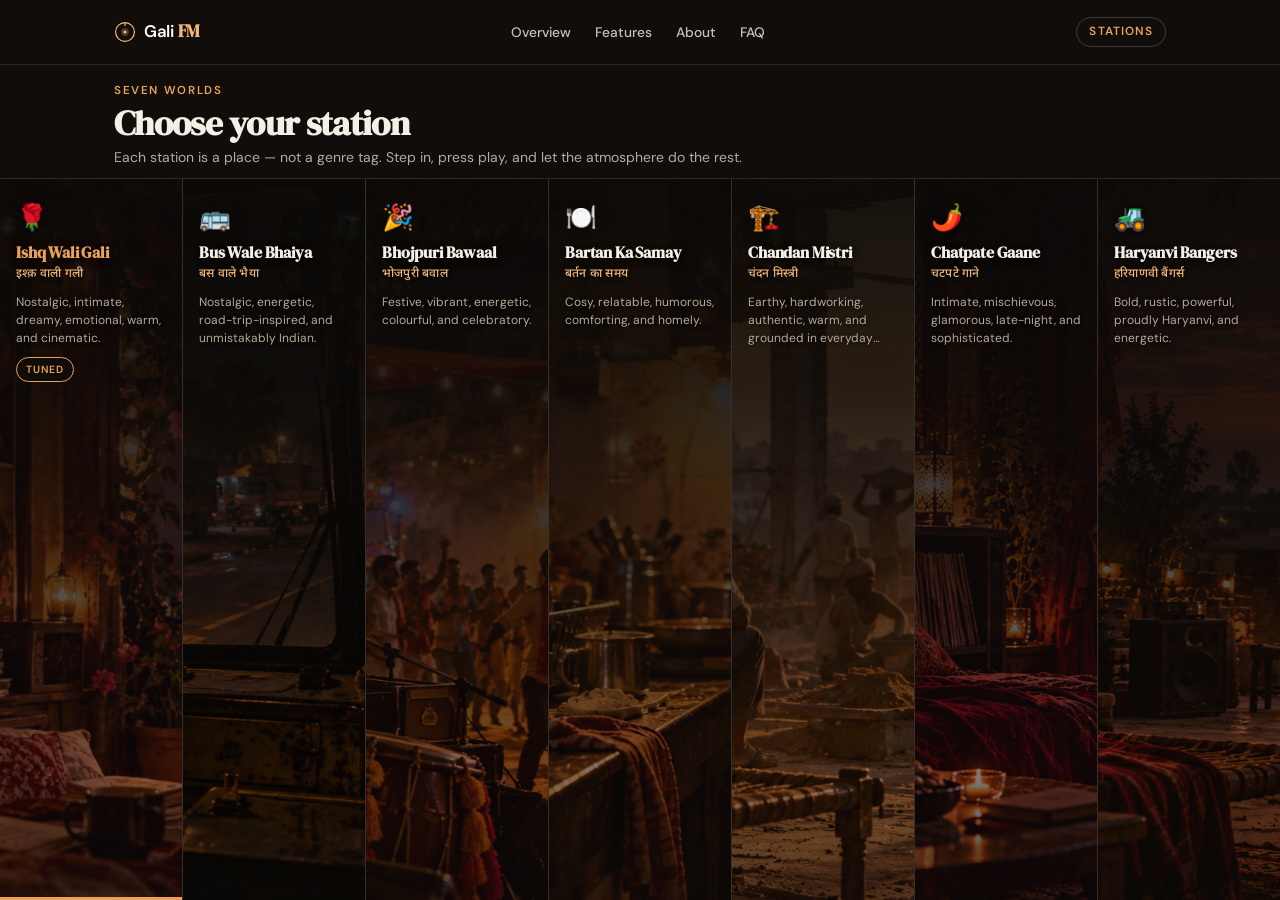
<file: stations.html>
<!DOCTYPE html>
<html lang="en" data-station="0">
<head>
  <meta charset="UTF-8" />
  <meta name="viewport" content="width=device-width, initial-scale=1.0" />
  <title>Choose a Station — Gali FM</title>
  <meta name="description" content="Seven ambient Indian radio stations. Pick a world, press play, and let the atmosphere do the rest." />
  <link rel="preconnect" href="https://fonts.googleapis.com" />
  <link rel="preconnect" href="https://fonts.gstatic.com" crossorigin />
  <link href="https://fonts.googleapis.com/css2?family=DM+Sans:ital,opsz,wght@0,9..40,400..700;1,9..40,400..700&family=DM+Serif+Display:ital@0;1&family=Inter:wght@300;400;500;600;700&family=Noto+Sans+Devanagari:wght@400;500;600&family=Playfair+Display:ital,wght@0,500;0,600;0,700;1,400&display=swap" rel="stylesheet" />
  <link rel="stylesheet" href="style.css?v=ishq" />
</head>
<body class="page-stations">

<!-- ━━━━━━━━━━━━━━━━━━━━━━━━━━━━━━━━━━━━━━━
     NAVIGATION
━━━━━━━━━━━━━━━━━━━━━━━━━━━━━━━━━━━━━━━━━ -->
<header class="site-nav site-nav--solid" id="siteNav" role="banner">
  <div class="nav-inner">

    <a href="index.html" class="nav-logo" aria-label="Gali FM — home">
      <svg width="22" height="22" viewBox="0 0 28 28" fill="none" aria-hidden="true" class="nav-logo-icon">
        <circle cx="14" cy="14" r="12" stroke="currentColor" stroke-width="1.5"/>
        <circle cx="14" cy="14" r="5"  fill="currentColor" opacity="0.25"/>
        <circle cx="14" cy="14" r="2"  fill="currentColor"/>
        <line x1="14" y1="2" x2="14" y2="6" stroke="currentColor" stroke-width="1.5" stroke-linecap="round"/>
      </svg>
      <span>Gali <em>FM</em></span>
    </a>

    <nav class="nav-links" aria-label="Site sections">
      <a href="index.html#overview"  class="nav-link">Overview</a>
      <a href="index.html#features"  class="nav-link">Features</a>
      <a href="index.html#about"     class="nav-link">About</a>
      <a href="index.html#faq"       class="nav-link">FAQ</a>
    </nav>

    <div class="nav-actions">
      <span class="nav-page-label">Stations</span>
      <button class="nav-hamburger" id="navHamburger" aria-label="Open menu" aria-expanded="false" aria-controls="mobileMenu">
        <span></span><span></span><span></span>
      </button>
    </div>
  </div>

  <div class="mobile-menu" id="mobileMenu" hidden>
    <a href="index.html#overview" class="mobile-link" data-close-menu>Overview</a>
    <a href="index.html#features" class="mobile-link" data-close-menu>Features</a>
    <a href="index.html#about"    class="mobile-link" data-close-menu>About</a>
    <a href="index.html#faq"      class="mobile-link" data-close-menu>FAQ</a>
    <a href="index.html"          class="mobile-link" data-close-menu>← Back to home</a>
  </div>
</header>


<!-- ━━━━━━━━━━━━━━━━━━━━━━━━━━━━━━━━━━━━━━━
     PAGE HEADER
━━━━━━━━━━━━━━━━━━━━━━━━━━━━━━━━━━━━━━━━━ -->
<section class="stations-hero" aria-labelledby="stations-heading">
  <div class="container">
    <span class="label-tag">Seven Worlds</span>
    <h1 id="stations-heading" class="section-title stations-title">Choose your station</h1>
    <p class="section-desc">
      Each station is a place — not a genre tag. Step in, press play,
      and let the atmosphere do the rest.
    </p>
  </div>
</section>


<!-- ━━━━━━━━━━━━━━━━━━━━━━━━━━━━━━━━━━━━━━━
     SEVEN-COLUMN STATION PANELS
     (JS injects .sc-col elements into #stationColumns)
━━━━━━━━━━━━━━━━━━━━━━━━━━━━━━━━━━━━━━━━━ -->
<section class="sc-stage" aria-label="Station selection">
  <div class="sc-columns" id="stationColumns" role="tablist" aria-label="Radio stations">
    <!-- Populated by stations-app.js buildColumns() -->
  </div>
</section>

<audio id="audioEl" preload="metadata" aria-hidden="true"></audio>
<script src="stations-data.js?v=ishq"></script>
<script src="stations-app.js?v=ishq"></script>
</body>
</html>
</file>
<file: style.css>
/* ═══════════════════════════════════════════════════════════════
   GALI FM — style.css  v4  (Permanent Dark Theme)
   ═══════════════════════════════════════════════════════════════ */

/* ─── 1. Tokens ─────────────────────────────────────────────── */
:root {
  --font-display : 'DM Serif Display', 'Playfair Display', Georgia, serif;
  --font-ui      : 'DM Sans', 'Inter', -apple-system, BlinkMacSystemFont, 'Segoe UI', Roboto, sans-serif;
  --font-deva    : 'Noto Sans Devanagari', 'DM Sans', 'Inter', sans-serif;

  /* Spacing */
  --sp-1:.25rem; --sp-2:.5rem;  --sp-3:.75rem; --sp-4:1rem;
  --sp-5:1.25rem;--sp-6:1.5rem;--sp-8:2rem;   --sp-10:2.5rem;
  --sp-12:3rem;  --sp-14:3.5rem;--sp-16:4rem; --sp-20:5rem;
  --sp-24:6rem;

  /* Border radius */
  --r-sm:4px; --r-md:8px; --r-lg:14px; --r-xl:24px; --r-full:9999px;

  /* Transitions */
  --t-fast:150ms ease;
  --t-mid:260ms cubic-bezier(.4,0,.2,1);
  --t-slow:420ms cubic-bezier(.4,0,.2,1);

  /* ── Permanent Dark Palette ───────────────────────────────── */
  --bg:         #100D0B;
  --bg-surface: #191410;
  --bg-muted:   #1E1712;
  --bg-subtle:  #211A15;
  --fg:         #F5EFE6;
  --fg-warm:    #D2C5B5;
  --fg-2:       #B7AA9A;
  --fg-3:       #7A6E62;
  --fg-4:       #4A413A;
  --border:     rgba(245,239,230,.12);
  --border-med: rgba(245,239,230,.20);
  --shadow-sm:  0 1px 4px rgba(0,0,0,.45);
  --shadow-md:  0 4px 24px rgba(0,0,0,.55);
  --shadow-lg:  0 16px 64px rgba(0,0,0,.65);

  /* Default accent (station 0 — overridden per station below) */
  --accent:       #E9A15B;
  --accent-light: #F2B87A;
  --accent-glow:  rgba(233,161,91,.18);

  /* Station background image variables */
  --station-bg-ishq-wali-gali:      url('assets/stations/ishq-wali-gali.jpg');
  --station-bg-deluxe-saloon:       url('assets/stations/ishq-wali-gali.jpg');
  --station-bg-bus-wale-bhaiya:     url('assets/stations/bus-wale-bhaiya.webp');
  --station-bg-bus-driver:          url('assets/stations/bus-wale-bhaiya.webp');
  --station-bg-bhojpuri-bawaal:     url('assets/stations/bhojpuri-bawaal.webp');
  --station-bg-bhojpuri-bangers:    url('assets/stations/bhojpuri-bawaal.webp');
  --station-bg-bartan-ka-samay:     url('assets/stations/bartan-ka-samay.webp');
  --station-bg-bartan-time:         url('assets/stations/bartan-ka-samay.webp');
  --station-bg-chandan-mistri:      url('assets/stations/chandan-mistri.webp');
  --station-bg-raju-mistri:         url('assets/stations/chandan-mistri.webp');
  --station-bg-chatpate-gaane:      url('assets/stations/chatpate-gaane.png');
  --station-bg-papa-ke-gaane:       url('assets/stations/chatpate-gaane.png');
  --station-bg-haryanvi-bangers:    url('assets/stations/haryanvi-bangers.png');
  --station-bg-corporate-majdoor:   url('assets/stations/haryanvi-bangers.png');

  /* Smooth cinematic expansion timing (550ms with natural easing) */
  --t-expand: 550ms cubic-bezier(0.25, 1, 0.35, 1);
}

/* ─── Station accent overrides ─────────────────────────────── */
[data-station="0"]{--accent:#E9A15B;--accent-light:#F2B87A;--accent-glow:rgba(233,161,91,.18);}
[data-station="1"]{--accent:#5B9ACE;--accent-light:#7DB4E0;--accent-glow:rgba(91,154,206,.16);}
[data-station="2"]{--accent:#CE5B8A;--accent-light:#E07DAA;--accent-glow:rgba(206,91,138,.18);}
[data-station="3"]{--accent:#5BAF8A;--accent-light:#7DC8A6;--accent-glow:rgba(91,175,138,.16);}
[data-station="4"]{--accent:#CE7B5B;--accent-light:#E09A7D;--accent-glow:rgba(206,123,91,.16);}
[data-station="5"]{--accent:#CFB05B;--accent-light:#E0C87D;--accent-glow:rgba(207,176,91,.16);}
[data-station="6"]{--accent:#5BAECE;--accent-light:#7DC8E0;--accent-glow:rgba(91,174,206,.16);}

/* ─── 2. Reset & Base ───────────────────────────────────────── */
*, *::before, *::after { box-sizing: border-box; margin: 0; padding: 0; }
html { scroll-behavior: smooth; -webkit-text-size-adjust: 100%; }

body {
  font-family: var(--font-ui);
  font-size: 1rem;
  line-height: 1.65;
  color: var(--fg);
  background: var(--bg);
  overflow-x: hidden;
}

a  { color: var(--accent); text-decoration: none; }
a:hover { text-decoration: underline; }
a:focus-visible { outline: 2px solid var(--accent); outline-offset: 3px; border-radius: 3px; }
button { cursor: pointer; border: none; background: none; font: inherit; color: inherit; }
button:focus-visible { outline: 2px solid var(--accent); outline-offset: 3px; border-radius: var(--r-sm); }
em { font-style: italic; }

/* ─── 5. Layout helpers ─────────────────────────────────────── */
.container {
  width: 100%;
  max-width: 1100px;
  margin-inline: auto;
  padding-inline: var(--sp-6);
}
@media (max-width: 600px) { .container { padding-inline: var(--sp-4); } }

.section {
  padding: var(--sp-20) 0;
  border-top: 1px solid var(--border);
}
.section:first-of-type { border-top: none; }

.section-header {
  max-width: 560px;
  margin-bottom: var(--sp-12);
}
.section-header-left { max-width: 560px; }

.label-tag {
  display: inline-block;
  font-size: .7rem;
  font-weight: 600;
  letter-spacing: .14em;
  text-transform: uppercase;
  color: var(--accent);
  margin-bottom: var(--sp-3);
}

.section-title {
  font-family: var(--font-display);
  font-size: clamp(1.75rem, 3.5vw, 2.5rem);
  line-height: 1.15;
  letter-spacing: -.02em;
  color: var(--fg);
  margin-bottom: var(--sp-4);
}

.section-desc {
  font-size: 1rem;
  color: var(--fg-2);
  line-height: 1.7;
  max-width: 52ch;
}

/* ═══════════════════════════════════════════════════════════════
   6. NAVIGATION
   ═══════════════════════════════════════════════════════════════ */
.site-nav {
  position: fixed;
  top: 0; left: 0; right: 0;
  z-index: 200;
  transition: background .3s ease, border-color .3s ease, box-shadow .3s ease;
}

/* Scrolled state — added by JS */
.site-nav.scrolled {
  background: var(--bg); /* fallback: browsers without color-mix */
  background: color-mix(in srgb, var(--bg) 94%, transparent);
  backdrop-filter: blur(16px);
  -webkit-backdrop-filter: blur(16px);
  border-bottom: 1px solid var(--border);
  box-shadow: var(--shadow-sm);
}

.nav-inner {
  display: flex;
  align-items: center;
  justify-content: space-between;
  height: 64px;
  max-width: 1100px;
  margin-inline: auto;
  padding-inline: var(--sp-6);
  gap: var(--sp-4);
}
@media (max-width: 600px) { .nav-inner { padding-inline: var(--sp-4); } }

/* Logo */
.nav-logo {
  display: flex;
  align-items: center;
  gap: var(--sp-2);
  font-size: 1.05rem;
  font-weight: 600;
  color: var(--fg);
  letter-spacing: -.015em;
  flex-shrink: 0;
}
.nav-logo:hover { color: var(--accent); text-decoration: none; }
.nav-logo em    { font-style: normal; color: var(--accent); font-family: var(--font-display); }
.nav-logo-icon  { color: var(--accent); }

/* Over the hero the logo needs to be light */
.site-nav:not(.scrolled) .nav-logo    { color: #fff; }
.site-nav:not(.scrolled) .nav-logo em { color: var(--accent-light); }
.site-nav:not(.scrolled) .nav-logo-icon { color: var(--accent-light); }

/* Desktop nav links */
.nav-links {
  display: flex;
  align-items: center;
  gap: var(--sp-6);
  margin-inline: auto; /* centre */
}
.nav-link {
  font-size: .86rem;
  font-weight: 500;
  color: var(--fg-2);
  transition: color var(--t-fast);
  white-space: nowrap;
}
.nav-link:hover { color: var(--fg); text-decoration: none; }
.site-nav:not(.scrolled) .nav-link { color: rgba(255,255,255,.75); }
.site-nav:not(.scrolled) .nav-link:hover { color: #fff; }

/* Actions group */
.nav-actions {
  display: flex;
  align-items: center;
  gap: var(--sp-3);
  flex-shrink: 0;
}



/* Listen button */
.btn-listen {
  font-size: .82rem;
  font-weight: 600;
  padding: 7px 18px;
  border-radius: var(--r-full);
  background: var(--accent);
  color: #fff;
  transition: filter var(--t-fast), transform var(--t-fast);
  white-space: nowrap;
}
.btn-listen:hover { filter: brightness(1.1); text-decoration: none; }
.btn-listen:active { transform: scale(.97); }

/* Hamburger */
.nav-hamburger {
  display: none;
  flex-direction: column;
  gap: 5px;
  width: 34px; height: 34px;
  align-items: center; justify-content: center;
  border-radius: var(--r-sm);
  color: var(--fg-2);
}
.nav-hamburger span {
  display: block;
  width: 20px; height: 1.5px;
  background: currentColor;
  border-radius: 2px;
  transition: transform var(--t-fast), opacity var(--t-fast);
}
.nav-hamburger:hover { color: var(--fg); }
.site-nav:not(.scrolled) .nav-hamburger { color: rgba(255,255,255,.8); }

/* Mobile menu drawer */
.mobile-menu {
  display: flex;
  flex-direction: column;
  background: var(--bg-surface);
  border-top: 1px solid var(--border);
  border-bottom: 1px solid var(--border);
  box-shadow: var(--shadow-md);
}
.mobile-menu[hidden] { display: none; }
.mobile-link {
  font-size: .95rem;
  font-weight: 500;
  color: var(--fg-2);
  padding: var(--sp-4) var(--sp-5);
  border-bottom: 1px solid var(--border);
  transition: background var(--t-fast), color var(--t-fast);
}
.mobile-link:hover { background: var(--bg-muted); color: var(--fg); text-decoration: none; }
.mobile-link:last-child { border-bottom: none; }
.mobile-listen {
  font-weight: 600;
  color: var(--accent);
}

@media (max-width: 768px) {
  .nav-links  { display: none; }
  .btn-listen { display: none; }
  .nav-hamburger { display: flex; }
}

/* ═══════════════════════════════════════════════════════════════
   7. HERO
   ═══════════════════════════════════════════════════════════════ */
.hero {
  position: relative;
  min-height: 88vh;
  display: flex;
  align-items: flex-end;
  padding-bottom: var(--sp-20);
  overflow: hidden;
}

/* Background image layer */
.hero-bg-wrap {
  position: absolute;
  inset: 0;
  z-index: 0;
}
.hero-bg-img {
  position: absolute;
  inset: 0;
  background-image: url('hero-bg.jpg');
  background-size: cover;
  background-position: center 35%;
}
.hero-bg-overlay {
  position: absolute;
  inset: 0;
  background: linear-gradient(
    175deg,
    rgba(10,7,3,.72) 0%,
    rgba(10,7,3,.35) 45%,
    rgba(10,7,3,.60) 70%,
    rgba(10,7,3,.85) 100%
  );
}

/* Hero text */
.hero-body {
  position: relative;
  z-index: 1;
  width: 100%;
  max-width: 1100px;
  margin-inline: auto;
  padding-inline: var(--sp-6);
}
@media (max-width: 600px) { .hero-body { padding-inline: var(--sp-4); } }

.hero-text {
  max-width: 600px;
}

.hero-eyebrow {
  font-size: .7rem;
  font-weight: 600;
  letter-spacing: .16em;
  text-transform: uppercase;
  color: var(--accent-light);
  margin-bottom: var(--sp-4);
}

.hero-title {
  font-family: var(--font-display);
  font-size: clamp(3.5rem, 9vw, 6.5rem);
  line-height: 1;
  letter-spacing: -.03em;
  color: #fff;
  margin-bottom: var(--sp-4);
}
.hero-title em {
  font-style: normal;
  color: var(--accent-light);
}

.hero-tagline {
  font-family: var(--font-display);
  font-size: clamp(1rem, 2.2vw, 1.35rem);
  font-style: italic;
  color: rgba(255,255,255,.65);
  margin-bottom: var(--sp-5);
}

.hero-desc {
  font-size: 1rem;
  line-height: 1.75;
  color: rgba(255,255,255,.58);
  max-width: 48ch;
  margin-bottom: var(--sp-8);
}

.hero-cta {
  display: flex;
  align-items: center;
  gap: var(--sp-5);
  flex-wrap: wrap;
}

/* Primary button */
.btn-primary {
  display: inline-flex;
  align-items: center;
  gap: var(--sp-2);
  font-size: .92rem;
  font-weight: 600;
  padding: 13px 28px;
  border-radius: var(--r-full);
  background: var(--accent-light);
  color: #1a0e04;
  transition: filter var(--t-fast), transform var(--t-fast);
  white-space: nowrap;
}
.btn-primary:hover { filter: brightness(1.08); text-decoration: none; }
.btn-primary:active { transform: scale(.97); }

/* Text link */
.btn-text {
  font-size: .88rem;
  font-weight: 500;
  color: rgba(255,255,255,.6);
  transition: color var(--t-fast);
}
.btn-text:hover { color: rgba(255,255,255,.9); text-decoration: none; }

/* ═══════════════════════════════════════════════════════════════
   8. STATION GRID
   ═══════════════════════════════════════════════════════════════ */
.station-grid {
  display: grid;
  grid-template-columns: repeat(auto-fill, minmax(220px, 1fr));
  gap: var(--sp-3);
  margin-bottom: var(--sp-10);
}
@media (max-width: 480px) { .station-grid { grid-template-columns: 1fr 1fr; gap: var(--sp-2); } }
@media (max-width: 340px) { .station-grid { grid-template-columns: 1fr; } }

.station-card {
  position: relative;
  display: flex;
  flex-direction: column;
  gap: var(--sp-2);
  padding: var(--sp-4);
  background: var(--bg-surface);
  border: 1px solid var(--border);
  border-radius: var(--r-lg);
  cursor: pointer;
  text-align: left;
  min-height: 100px;
  transition: background var(--t-mid), border-color var(--t-mid),
              box-shadow var(--t-mid), transform var(--t-fast);
}
.station-card:hover {
  background: var(--bg-muted);
  border-color: var(--border-med);
  transform: translateY(-2px);
  box-shadow: var(--shadow-md);
}
.station-card:focus-visible { outline: 2px solid var(--accent); outline-offset: 2px; }
.station-card[aria-selected="true"] {
  border-color: var(--accent);
  background: var(--bg-muted);
  box-shadow: 0 0 0 1px var(--accent), var(--shadow-sm),
              inset 0 0 24px var(--accent-glow);
}
.station-card[aria-selected="true"] .card-name { color: var(--accent); }

.card-icon  { font-size: 1.4rem; line-height: 1; }
.card-name  {
  font-family: var(--font-display);
  font-size: .98rem;
  color: var(--fg);
  line-height: 1.25;
  transition: color var(--t-fast);
}
.card-name-deva {
  font-family: var(--font-deva);
  font-size: .65rem;
  color: var(--fg-3);
  display: block;
  margin-top: 2px;
}
.card-mood  { font-size: .72rem; color: var(--fg-3); line-height: 1.45; }
.card-dot   {
  position: absolute;
  top: var(--sp-3); right: var(--sp-3);
  width: 7px; height: 7px;
  border-radius: 50%;
  background: var(--accent);
  opacity: 0;
  transition: opacity var(--t-mid);
  box-shadow: 0 0 5px var(--accent);
}
.station-card[aria-selected="true"] .card-dot { opacity: 1; }

/* Station quote */
.station-quote {
  border-left: 2px solid var(--accent);
  padding: var(--sp-3) var(--sp-5);
  background: var(--bg-muted);
  border-radius: 0 var(--r-md) var(--r-md) 0;
  max-width: 640px;
  transition: border-color var(--t-mid), background .35s ease;
}
.station-quote p {
  font-family: var(--font-display);
  font-size: 1.05rem;
  font-style: italic;
  color: var(--fg);
  line-height: 1.55;
  margin-bottom: var(--sp-2);
}
.station-quote footer {
  font-size: .76rem;
  color: var(--fg-3);
}

/* ═══════════════════════════════════════════════════════════════
   9. INLINE PLAYER
   ═══════════════════════════════════════════════════════════════ */
.section-player {
  background: var(--bg-muted);
}

.player-wrap {
  display: grid;
  grid-template-columns: auto 1fr auto;
  align-items: center;
  gap: var(--sp-6);
  padding: var(--sp-8);
  background: var(--bg-surface);
  border: 1px solid var(--border);
  border-radius: var(--r-xl);
  box-shadow: var(--shadow-md);
}

@media (max-width: 680px) {
  .player-wrap {
    grid-template-columns: auto 1fr;
    grid-template-rows: auto auto;
    gap: var(--sp-4);
    padding: var(--sp-5);
    border-radius: var(--r-lg);
  }
  .player-right {
    grid-column: 1 / -1;
    justify-content: center;
  }
}

/* Vinyl */
.vinyl {
  position: relative;
  width: 88px; height: 88px;
  border-radius: 50%;
  background: var(--bg-subtle);
  box-shadow: var(--shadow-sm), inset 0 0 0 1px var(--border);
  flex-shrink: 0;
}
.vinyl.spinning { animation: vinyl-spin 4s linear infinite; }
@keyframes vinyl-spin { from { transform: rotate(0) } to { transform: rotate(360deg) } }

.vinyl-ring {
  position: absolute;
  top: 50%; left: 50%;
  transform: translate(-50%,-50%);
  border-radius: 50%;
  border: 1px solid var(--border);
}
.r1 { width: 80px; height: 80px; }
.r2 { width: 60px; height: 60px; }

.vinyl-label {
  position: absolute;
  top: 50%; left: 50%;
  transform: translate(-50%,-50%);
  width: 32px; height: 32px;
  border-radius: 50%;
  background: var(--accent);
  opacity: .85;
  transition: background var(--t-mid);
}
.vinyl-hole {
  position: absolute;
  top: 50%; left: 50%;
  transform: translate(-50%,-50%);
  width: 6px; height: 6px;
  border-radius: 50%;
  background: var(--bg);
}

/* Player center */
.player-center { min-width: 0; }

.player-tuned {
  font-size: .68rem;
  font-weight: 600;
  letter-spacing: .1em;
  text-transform: uppercase;
  color: var(--fg-3);
  margin-bottom: 2px;
}
.player-station {
  font-family: var(--font-display);
  font-size: 1.35rem;
  color: var(--fg);
  line-height: 1.15;
  margin-bottom: var(--sp-1);
}
.player-track {
  font-size: .84rem;
  color: var(--fg-3);
  margin-bottom: var(--sp-3);
  white-space: nowrap;
  overflow: hidden;
  text-overflow: ellipsis;
}

/* Progress bar */
.player-progress {
  display: flex;
  align-items: center;
  gap: var(--sp-2);
}
.p-time {
  font-size: .68rem;
  font-variant-numeric: tabular-nums;
  color: var(--fg-4);
  min-width: 3ch;
  white-space: nowrap;
}
.p-bar {
  flex: 1;
  cursor: pointer;
  padding: 6px 0;
  position: relative;
}
.p-track {
  height: 2px;
  background: var(--bg-subtle);
  border-radius: var(--r-full);
  position: relative;
}
.p-fill {
  height: 100%;
  background: var(--accent);
  border-radius: var(--r-full);
  width: 0%;
  transition: width .25s linear, background var(--t-mid);
  pointer-events: none;
}
.p-thumb {
  position: absolute;
  top: 50%; left: 0%;
  transform: translate(-50%,-50%);
  width: 11px; height: 11px;
  border-radius: 50%;
  background: var(--accent);
  opacity: 0;
  transition: opacity var(--t-fast), left .25s linear;
  pointer-events: none;
}
.p-bar:hover .p-thumb,
.p-bar:focus-visible .p-thumb { opacity: 1; }
.p-bar:focus-visible {
  outline: 2px solid var(--accent);
  outline-offset: 4px;
  border-radius: 3px;
}

/* Stream indicator */
.player-stream {
  display: flex;
  align-items: center;
  gap: var(--sp-2);
  font-size: .72rem;
  color: var(--fg-3);
}
.stream-dot {
  width: 6px; height: 6px;
  border-radius: 50%;
  background: var(--accent);
  animation: pulse-dot 2s ease-in-out infinite;
  flex-shrink: 0;
}

/* Status */
.player-status {
  font-size: .7rem;
  color: var(--fg-3);
  margin-top: var(--sp-1);
}
.player-status[data-status="idle"]    { opacity: 0; }
.player-status[data-status="playing"] { color: var(--accent); opacity: 1; }
.player-status[data-status="loading"] { color: var(--accent); opacity: 1; animation: pulse-dot 1s ease-in-out infinite alternate; }
.player-status[data-status="error"]   { color: #c04040; opacity: 1; }

/* Controls */
.player-right {
  display: flex;
  flex-direction: column;
  align-items: center;
  gap: var(--sp-3);
}
.player-controls {
  display: flex;
  align-items: center;
  gap: var(--sp-2);
}

.ctrl {
  display: flex;
  align-items: center;
  justify-content: center;
  border-radius: var(--r-full);
  transition: background var(--t-fast), color var(--t-fast),
              transform var(--t-fast), opacity var(--t-fast), filter var(--t-fast);
}
.ctrl:active { transform: scale(.93); }
.ctrl:disabled { opacity: .28; cursor: not-allowed; }

.ctrl-sec {
  width: 40px; height: 40px;
  color: var(--fg-3);
}
.ctrl-sec:hover:not(:disabled) { color: var(--fg); background: var(--bg-muted); }

.ctrl-play {
  width: 56px; height: 56px;
  background: var(--accent);
  color: #fff;
  box-shadow: 0 4px 16px var(--accent-glow);
  transition: background var(--t-mid), box-shadow var(--t-mid), transform var(--t-fast), filter var(--t-fast);
}
.ctrl-play:hover:not(:disabled) { filter: brightness(1.1); }

/* Icon visibility states */
.ctrl-play .icon-pause,
.ctrl-play .icon-spin  { display: none; }
.ctrl-play[data-state="playing"] .icon-play  { display: none; }
.ctrl-play[data-state="playing"] .icon-pause { display: block; }
.ctrl-play[data-state="loading"] .icon-play  { display: none; }
.ctrl-play[data-state="loading"] .icon-spin  { display: block; animation: spin-icon 1s linear infinite; }

@keyframes spin-icon { from{transform:rotate(0)} to{transform:rotate(360deg)} }

.ctrl-mute {
  width: 32px; height: 32px;
  color: var(--fg-3);
}
.ctrl-mute:hover { color: var(--fg); background: var(--bg-muted); }

/* ═══════════════════════════════════════════════════════════════
   10. ABOUT SECTION (two-column)
   ═══════════════════════════════════════════════════════════════ */
.section-about { background: var(--bg-surface); }

.about-grid {
  display: grid;
  grid-template-columns: 1fr 1fr;
  gap: var(--sp-16);
  align-items: center;
}
@media (max-width: 800px) {
  .about-grid {
    grid-template-columns: 1fr;
    gap: var(--sp-10);
  }
  .about-image-wrap { order: -1; }
}

.about-body {
  font-size: 1rem;
  color: var(--fg-2);
  line-height: 1.8;
  margin-bottom: var(--sp-4);
}
.about-body:last-child { margin-bottom: 0; }
.about-body em { color: var(--accent); font-style: normal; font-weight: 500; }

.about-image-wrap {
  border-radius: var(--r-xl);
  overflow: hidden;
  aspect-ratio: 4/3;
  box-shadow: var(--shadow-lg);
}
.about-image {
  width: 100%; height: 100%;
  background-image: url('hero-bg.jpg');
  background-size: cover;
  background-position: center 25%;
  transition: transform .6s ease;
}
.about-image-wrap:hover .about-image { transform: scale(1.03); }

/* ═══════════════════════════════════════════════════════════════
   11. FEATURES GRID
   ═══════════════════════════════════════════════════════════════ */
.section-features { background: var(--bg); }

.features-grid {
  display: grid;
  grid-template-columns: repeat(2, 1fr);
  gap: var(--sp-6);
}
@media (max-width: 700px) { .features-grid { grid-template-columns: 1fr; gap: var(--sp-4); } }

.feature-card {
  padding: var(--sp-6);
  background: var(--bg-surface);
  border: 1px solid var(--border);
  border-radius: var(--r-lg);
  transition: border-color var(--t-mid), box-shadow var(--t-mid), transform var(--t-fast);
}
.feature-card:hover {
  border-color: var(--border-med);
  box-shadow: var(--shadow-md);
  transform: translateY(-2px);
}

.feature-icon {
  width: 44px; height: 44px;
  border-radius: var(--r-md);
  background: var(--bg-muted);
  display: flex;
  align-items: center;
  justify-content: center;
  color: var(--accent);
  margin-bottom: var(--sp-4);
  transition: background var(--t-mid);
}
.feature-card:hover .feature-icon {
  background: rgba(196,122,58,.12); /* fallback: browsers without color-mix */
  background: color-mix(in srgb, var(--accent) 12%, transparent);
}

.feature-title {
  font-family: var(--font-display);
  font-size: 1.1rem;
  color: var(--fg);
  margin-bottom: var(--sp-2);
  line-height: 1.2;
}
.feature-desc {
  font-size: .88rem;
  color: var(--fg-2);
  line-height: 1.7;
}

/* ═══════════════════════════════════════════════════════════════
   12. HOW IT WORKS — Steps
   ═══════════════════════════════════════════════════════════════ */
.section-how { background: var(--bg-muted); }

.steps-list {
  list-style: none;
  display: grid;
  grid-template-columns: repeat(3, 1fr);
  gap: var(--sp-8);
  counter-reset: step;
}
@media (max-width: 680px) {
  .steps-list { grid-template-columns: 1fr; gap: var(--sp-6); }
}

.step {
  position: relative;
  padding-top: var(--sp-5);
}
.step::before {
  content: '';
  position: absolute;
  top: 20px; left: 0;
  right: -50%;
  height: 1px;
  background: var(--border-med);
}
.step:last-child::before { display: none; }
@media (max-width: 680px) {
  .step::before { display: none; }
}

.step-num {
  display: block;
  font-family: var(--font-display);
  font-size: 2.5rem;
  color: var(--border-med);
  line-height: 1;
  margin-bottom: var(--sp-4);
  letter-spacing: -.02em;
}
.step-title {
  font-family: var(--font-display);
  font-size: 1.15rem;
  color: var(--fg);
  margin-bottom: var(--sp-2);
}
.step-desc {
  font-size: .88rem;
  color: var(--fg-2);
  line-height: 1.7;
}

/* ═══════════════════════════════════════════════════════════════
   13. EDITORIAL BAND
   ═══════════════════════════════════════════════════════════════ */
.editorial-band {
  position: relative;
  padding: var(--sp-24) 0;
  overflow: hidden;
  isolation: isolate;
}
.editorial-bg {
  position: absolute;
  inset: 0;
  background-image: url('hero-bg.jpg');
  background-size: cover;
  background-position: center 60%;
  z-index: -2;
}
.editorial-overlay {
  position: absolute;
  inset: 0;
  background: linear-gradient(
    135deg,
    rgba(8,5,2,.88) 0%,
    rgba(8,5,2,.65) 50%,
    rgba(8,5,2,.82) 100%
  );
  z-index: -1;
}
.editorial-content {
  max-width: 1100px;
  margin-inline: auto;
  padding-inline: var(--sp-6);
  max-width: 640px;
}
@media (max-width: 600px) { .editorial-content { padding-inline: var(--sp-4); } }

.editorial-sub {
  font-size: .7rem;
  font-weight: 600;
  letter-spacing: .16em;
  text-transform: uppercase;
  color: var(--accent-light);
  margin-bottom: var(--sp-5);
}
.editorial-heading {
  font-family: var(--font-display);
  font-size: clamp(1.8rem, 4vw, 3rem);
  line-height: 1.15;
  letter-spacing: -.02em;
  color: #fff;
  margin-bottom: var(--sp-6);
}
.editorial-body {
  font-size: 1rem;
  color: rgba(255,255,255,.6);
  line-height: 1.8;
  max-width: 50ch;
}

/* ═══════════════════════════════════════════════════════════════
   14. FAQ
   ═══════════════════════════════════════════════════════════════ */
.faq-container { max-width: 760px; }

.faq-list {
  display: flex;
  flex-direction: column;
  gap: 0;
  border: 1px solid var(--border);
  border-radius: var(--r-lg);
  overflow: hidden;
}

.faq-item {
  border-bottom: 1px solid var(--border);
}
.faq-item:last-child { border-bottom: none; }

.faq-q {
  display: block;
  font-size: .94rem;
  font-weight: 500;
  color: var(--fg);
  padding: var(--sp-5) var(--sp-6);
  cursor: pointer;
  list-style: none;
  user-select: none;
  display: flex;
  justify-content: space-between;
  align-items: center;
  gap: var(--sp-4);
  transition: background var(--t-fast);
}
.faq-q::-webkit-details-marker { display: none; }
.faq-q::after {
  content: '+';
  font-size: 1.3rem;
  font-weight: 300;
  color: var(--accent);
  flex-shrink: 0;
  transition: transform var(--t-fast);
  line-height: 1;
}
details[open] > .faq-q::after { transform: rotate(45deg); }
.faq-q:hover { background: var(--bg-muted); }

.faq-a {
  font-size: .9rem;
  color: var(--fg-2);
  line-height: 1.75;
  padding: 0 var(--sp-6) var(--sp-5);
}

/* ═══════════════════════════════════════════════════════════════
   15. FOOTER
   ═══════════════════════════════════════════════════════════════ */
.site-footer {
  background: var(--bg-muted);
  border-top: 1px solid var(--border);
  padding: var(--sp-16) 0 var(--sp-10);
}

.footer-inner {
  display: grid;
  grid-template-columns: 1fr auto auto;
  align-items: start;
  gap: var(--sp-12);
}
@media (max-width: 700px) {
  .footer-inner {
    grid-template-columns: 1fr;
    gap: var(--sp-8);
  }
}

.footer-wordmark {
  font-family: var(--font-display);
  font-size: 1.4rem;
  font-weight: 400;
  color: var(--fg);
  margin-bottom: var(--sp-2);
}
.footer-wordmark em { font-style: normal; color: var(--accent); }

.footer-tagline {
  font-size: .82rem;
  font-style: italic;
  color: var(--fg-3);
  margin-bottom: var(--sp-3);
}

.footer-copy {
  font-size: .8rem;
  color: var(--fg-3);
  line-height: 1.65;
  max-width: 40ch;
}

.footer-links {
  display: flex;
  flex-direction: column;
  gap: var(--sp-3);
}
.footer-link {
  font-size: .84rem;
  color: var(--fg-2);
  transition: color var(--t-fast);
  white-space: nowrap;
}
.footer-link:hover { color: var(--accent); text-decoration: none; }

.footer-legal {
  font-size: .75rem;
  color: var(--fg-4);
  align-self: end;
  white-space: nowrap;
}
@media (max-width: 700px) { .footer-legal { align-self: auto; } }

/* ═══════════════════════════════════════════════════════════════
   16. Keyframes & Shared Animations
   ═══════════════════════════════════════════════════════════════ */
@keyframes pulse-dot {
  0%,100% { opacity:1; transform:scale(1); }
  50%      { opacity:.4; transform:scale(.8); }
}

/* ═══════════════════════════════════════════════════════════════
   17. Reduced Motion
   ═══════════════════════════════════════════════════════════════ */
@media (prefers-reduced-motion: reduce) {
  *, *::before, *::after {
    animation-duration: .01ms !important;
    animation-iteration-count: 1 !important;
    transition-duration: .01ms !important;
  }
  .vinyl.spinning { animation: none; }
  .stream-dot, .player-status { animation: none; }
}

/* ═══════════════════════════════════════════════════════════════
   18. Utility
   ═══════════════════════════════════════════════════════════════ */
.visually-hidden {
  position: absolute; width: 1px; height: 1px;
  padding: 0; margin: -1px; overflow: hidden;
  clip: rect(0,0,0,0); white-space: nowrap; border: 0;
}
[tabindex="0"]:focus-visible { outline: 2px solid var(--accent); outline-offset: 3px; }

/* ═══════════════════════════════════════════════════════════════
   STATIONS PAGE — Additions
   ═══════════════════════════════════════════════════════════════ */

/* ─── Solid nav variant (stations page — no hero behind it) ─── */
.site-nav--solid {
  background: var(--bg);
  border-bottom: 1px solid var(--border);
}
.site-nav--solid .nav-logo     { color: var(--fg); }
.site-nav--solid .nav-logo em  { color: var(--accent); }
.site-nav--solid .nav-logo-icon{ color: var(--accent); }
.site-nav--solid .nav-link     { color: var(--fg-2); }
.site-nav--solid .nav-link:hover { color: var(--fg); }
.site-nav--solid .nav-hamburger{ color: var(--fg-3); }

/* Page label pill (replaces Listen button on stations page) */
.nav-page-label {
  font-size: .74rem;
  font-weight: 600;
  letter-spacing: .09em;
  text-transform: uppercase;
  color: var(--accent);
  padding: 4px 12px;
  border: 1px solid var(--border-med);
  border-radius: var(--r-full);
}

/* ─── Stations page header ─────────────────────────────────── */
.stations-hero {
  padding: calc(64px + var(--sp-5)) 0 var(--sp-3);
  background: var(--bg);
}
.stations-title {
  font-family: var(--font-display);
  font-size: clamp(2.125rem, 3vw, 2.5rem); /* ~34px–40px */
  font-weight: 600;
  line-height: 1.1;
  letter-spacing: -.02em;
  color: #F5EFE6;
  margin-bottom: var(--sp-2);
}

/* ─── Station grid — full (4-col desktop) ──────────────────── */
.stations-grid-section {
  padding: var(--sp-4) 0 var(--sp-16);
  background: var(--bg);
}
.station-grid--full {
  grid-template-columns: repeat(4, 1fr);
  gap: var(--sp-4);
  margin-bottom: var(--sp-8);
}
@media (max-width: 960px) {
  .station-grid--full { grid-template-columns: repeat(3, 1fr); }
}
@media (max-width: 640px) {
  .station-grid--full { grid-template-columns: repeat(2, 1fr); gap: var(--sp-3); }
}
@media (max-width: 380px) {
  .station-grid--full { grid-template-columns: 1fr; }
}

/* ─── Compact station strip (landing page overview) ─────────── */
.station-strip {
  display: flex;
  flex-wrap: wrap;
  gap: var(--sp-2);
  margin-bottom: var(--sp-8);
}
.strip-item {
  display: inline-flex;
  align-items: center;
  gap: var(--sp-2);
  padding: 7px 14px;
  background: var(--bg-surface);
  border: 1px solid var(--border);
  border-radius: var(--r-full);
  color: var(--fg-2);
  font-size: .84rem;
  font-weight: 500;
  text-decoration: none;
  transition: background var(--t-fast), border-color var(--t-fast),
              color var(--t-fast), transform var(--t-fast);
  white-space: nowrap;
}
.strip-item:hover {
  background: var(--bg-muted);
  border-color: var(--border-med);
  color: var(--fg);
  transform: translateY(-1px);
  text-decoration: none;
}
.strip-item:focus-visible {
  outline: 2px solid var(--accent);
  outline-offset: 2px;
}
.strip-icon { font-size: 1rem; line-height: 1; }
.strip-name { line-height: 1; }

/* ─── Overview CTA ─────────────────────────────────────────── */
.overview-cta { margin-top: var(--sp-2); }

.btn-outline {
  display: inline-flex;
  align-items: center;
  gap: var(--sp-2);
  font-size: .9rem;
  font-weight: 600;
  padding: 11px 24px;
  border-radius: var(--r-full);
  border: 1px solid var(--border-med);
  color: var(--fg-2);
  transition: background var(--t-fast), border-color var(--t-fast),
              color var(--t-fast), transform var(--t-fast);
  white-space: nowrap;
  text-decoration: none;
}
.btn-outline:hover {
  background: var(--bg-muted);
  border-color: var(--accent);
  color: var(--accent);
  text-decoration: none;
  transform: translateY(-1px);
}
.btn-outline:active  { transform: scale(.97); }
.btn-outline:focus-visible { outline: 2px solid var(--accent); outline-offset: 3px; }

/* ═══════════════════════════════════════════════════════════════
   SEVEN-COLUMN STATION LAYOUT  (sc-*)
   ═══════════════════════════════════════════════════════════════ */

/* ─── Stage wrapper ────────────────────────────────────────── */
.sc-stage {
  width: 100%;
  background: var(--bg);
  height: clamp(540px, 70vh, 760px);
  min-height: 520px;
  overflow: hidden;
  position: relative;
  border-top: 1px solid var(--border);
  border-bottom: 1px solid var(--border);
}

/* ─── Full-screen stations gallery layout (stations.html) ───── */
body.page-stations {
  min-height: 100vh;
  min-height: 100dvh;
  display: flex;
  flex-direction: column;
  background: var(--bg);
  overflow-x: hidden;
}

@media (min-width: 641px) {
  body.page-stations {
    height: 100vh;
    height: 100dvh;
    overflow: hidden; /* Complete full-screen view without desktop scrollbars */
  }

  body.page-stations .stations-hero {
    flex: 0 0 auto;
    padding: calc(64px + 12px) 0 10px;
  }

  body.page-stations .stations-hero .label-tag {
    font-size: .72rem;
    font-weight: 600;
    letter-spacing: .14em;
    text-transform: uppercase;
    color: var(--accent);
    margin-bottom: 4px;
  }

  body.page-stations .stations-title {
    font-family: var(--font-display);
    font-size: clamp(2.125rem, 2.7vw, 2.5rem); /* ~34px–40px */
    font-weight: 600;
    line-height: 1.1;
    letter-spacing: -.02em;
    color: #F5EFE6;
    margin-bottom: 5px;
  }

  body.page-stations .section-desc {
    font-family: var(--font-ui);
    font-size: clamp(0.875rem, 1.05vw, 1rem); /* ~14px–16px */
    line-height: 1.5;
    color: var(--fg-2);
    margin-bottom: 0;
    max-width: 66ch;
  }

  body.page-stations .sc-stage {
    flex: 1 1 0;
    height: 100%;
    min-height: 0;
    border-bottom: none;
    margin: 0;
  }

  body.page-stations .sc-columns {
    height: 100%;
  }
}

/* Graceful scrolling fallback for unusually short desktop viewports */
@media (min-width: 641px) and (max-height: 540px) {
  body.page-stations {
    height: auto;
    overflow-y: auto;
  }
  body.page-stations .sc-stage {
    min-height: 460px;
    height: 460px;
    flex: none;
  }
}

/* ─── Columns container ────────────────────────────────────── */
.sc-columns {
  display: flex;
  height: 100%;
  width: 100%;
  position: relative;
}

/* ─── Individual column ────────────────────────────────────── */
.sc-col {
  position: relative;
  flex: 1 1 0;               /* Equal share by default (7 equal columns) */
  min-width: 0;
  overflow: hidden;
  cursor: pointer;
  outline: none;
  border-right: 1px solid rgba(245, 239, 230, 0.12);
  background: var(--bg-surface);
  display: flex;
  flex-direction: column;
  justify-content: flex-start; /* Consistent top-to-bottom layout */
  align-items: stretch;

  /* Smooth flex expansion physics (550ms with natural easing) */
  transition:
    flex var(--t-expand),
    box-shadow 400ms ease,
    border-color 400ms ease;
  will-change: flex;
}

.sc-col:last-child {
  border-right: none;
}

/* Focus ring for keyboard accessibility */
.sc-col:focus-visible {
  outline: 2px solid var(--accent);
  outline-offset: -2px;
  z-index: 10;
}

/* ─── Hovered column expands (~2.85× wider) ─────────────────── */
.sc-columns[data-hovered] .sc-col {
  flex: 0.65 1 0; /* Sibling columns contract smoothly */
}
.sc-columns[data-hovered] .sc-col.sc-col--hovered {
  flex: 2.85 1 0; /* Hovered column becomes visual center */
}

/* ─── Layer 1: Background image with Ken Burns subtle zoom ─── */
.sc-bg {
  position: absolute;
  inset: -10px; /* Bleed so subtle zoom doesn't reveal edges */
  background-size: cover;
  background-repeat: no-repeat;
  background-position: center;
  transform: scale(1);
  transform-origin: center center;
  transition:
    transform 600ms cubic-bezier(0.25, 1, 0.35, 1),
    filter 500ms ease;
  will-change: transform;
  z-index: 0;
}

/* 1.05x zoom on hover (within requested 1.03-1.06 range) */
.sc-col--hovered .sc-bg,
.sc-col--open .sc-bg {
  transform: scale(1.05);
}

/* ─── Layer 2: Subtle translucent dark overlay ─────────────── */
/* Preserves photographic details while providing baseline contrast */
.sc-bg-overlay {
  position: absolute;
  inset: 0;
  background-color: var(--sc-tint, rgba(16, 13, 11, 0.38));
  transition:
    background-color 550ms ease,
    opacity 550ms ease;
  pointer-events: none;
  z-index: 1;
}

/* On hover, image becomes more prominent */
.sc-col--hovered .sc-bg-overlay,
.sc-col--open .sc-bg-overlay {
  opacity: 0.65;
}

/* Gently dim non-hovered sibling columns to focus attention */
.sc-columns[data-hovered] .sc-col:not(.sc-col--hovered) .sc-bg-overlay {
  background-color: rgba(12, 10, 8, 0.62);
}

/* ─── Per-station overlay tuning ───────────────────────────── */
/* Ishq Wali Gali: romantic nostalgic evening with warm amber & dusk tones */
.sc-col[data-idx="0"] { --sc-tint: rgba(26, 14, 16, 0.35); }
/* Bus Wale Bhaiya: naturally dark night highway */
.sc-col[data-idx="1"] { --sc-tint: rgba(10, 8, 7, 0.28); }
/* Bhojpuri Bawaal: vibrant festival lighting with extra warmth */
.sc-col[data-idx="2"] { --sc-tint: rgba(24, 12, 10, 0.44); }
/* Bartan Ka Samay: warm kitchen utensils and evening lamplight */
.sc-col[data-idx="3"] { --sc-tint: rgba(22, 18, 14, 0.38); }
/* Chandan Mistri: sunlit golden dust and worksite atmosphere */
.sc-col[data-idx="4"] { --sc-tint: rgba(24, 18, 12, 0.36); }
/* Chatpate Gaane: flirty, sultry burgundy & late-night velvet tones */
.sc-col[data-idx="5"] { --sc-tint: rgba(28, 12, 18, 0.38); }
/* Haryanvi Bangers: earthy mustard ochre, rustic power & high energy */
.sc-col[data-idx="6"] { --sc-tint: rgba(26, 18, 10, 0.36); }

/* ─── Layer 3: Contrast gradient for text legibility (top-to-bottom) ── */
.sc-bg-gradient {
  position: absolute;
  inset: 0;
  background: linear-gradient(
    180deg,
    rgba(12, 10, 8, 0.94) 0%,
    rgba(12, 10, 8, 0.82) 28%,
    rgba(12, 10, 8, 0.52) 60%,
    rgba(12, 10, 8, 0.25) 82%,
    rgba(12, 10, 8, 0.55) 100%
  );
  pointer-events: none;
  z-index: 2;
  transition: opacity 500ms ease;
}


/* ─── Collapsed view (always visible by default, purely horizontal) ── */
.sc-collapsed {
  position: relative;
  z-index: 3;
  padding: 26px 16px 20px; /* Horizontal padding: 16px */
  display: flex;
  flex-direction: column;
  align-items: flex-start;
  text-align: left;
  width: 100%;
  box-sizing: border-box;
  writing-mode: horizontal-tb;
  text-orientation: mixed;
  transform: none;
  transition:
    opacity 300ms ease,
    transform 300ms ease;
  pointer-events: none;
}

.sc-icon {
  font-size: 1.6rem;
  line-height: 1;
  display: block;
  margin-bottom: 12px; /* Icon-to-title gap: 12px */
  filter: drop-shadow(0 2px 8px rgba(0,0,0,0.7));
}

.sc-name-wrap {
  display: flex;
  flex-direction: column;
  align-items: flex-start;
  text-align: left;
  gap: 4px; /* Title-to-subtitle gap: 4px */
  width: 100%;
  margin-bottom: 10px; /* Subtitle-to-description gap: 10px */
}

.sc-name {
  font-family: var(--font-display);
  font-size: clamp(1rem, 1.25vw, 1.1875rem); /* ~16px–19px */
  font-weight: 600;
  color: var(--fg);
  line-height: 1.2;
  letter-spacing: -.01em;
  white-space: normal;
  word-break: normal;
  overflow-wrap: break-word;
  writing-mode: horizontal-tb;
  text-orientation: mixed;
  transform: none;
  text-align: left;
  text-shadow: 0 2px 8px rgba(0, 0, 0, 0.95);
  transition: color var(--t-mid), font-size var(--t-slow);
}

.sc-deva {
  font-family: var(--font-deva);
  font-size: clamp(0.75rem, 0.88vw, 0.8125rem); /* ~12px–13px */
  font-weight: 500;
  color: var(--accent-light);
  line-height: 1.4;
  letter-spacing: .02em;
  white-space: normal;
  word-break: normal;
  overflow-wrap: break-word;
  writing-mode: horizontal-tb;
  text-orientation: mixed;
  transform: none;
  text-align: left;
  text-shadow: 0 1px 4px rgba(0, 0, 0, 0.95);
  transition: color var(--t-mid);
}

.sc-mood {
  font-family: var(--font-ui);
  font-size: clamp(0.75rem, 0.85vw, 0.8125rem); /* ~12px–13px */
  color: #B7AA9A;
  line-height: 1.5;
  writing-mode: horizontal-tb;
  text-orientation: mixed;
  transform: none;
  text-align: left;
  display: -webkit-box;
  -webkit-line-clamp: 3;
  -webkit-box-orient: vertical;
  overflow: hidden;
  text-overflow: ellipsis;
  text-shadow: 0 1px 4px rgba(0, 0, 0, 0.95);
}

/* Tuned indicator pill in collapsed state */
.sc-active-indicator {
  display: none;
  font-family: var(--font-ui);
  font-size: .65rem;
  font-weight: 600;
  letter-spacing: .08em;
  text-transform: uppercase;
  color: var(--accent);
  border: 1px solid var(--accent);
  padding: 3px 9px;
  border-radius: var(--r-full);
  writing-mode: horizontal-tb;
  text-orientation: mixed;
  transform: none;
  text-align: left;
  background: rgba(16, 13, 11, 0.85);
  backdrop-filter: blur(4px);
  margin-top: 10px;
  align-self: flex-start;
}

.sc-col--selected .sc-active-indicator {
  display: block;
}
.sc-col--selected .sc-name {
  color: var(--accent);
}


/* ─── Expanded view (revealed on hover / focus / tap) ──────── */
.sc-expanded {
  position: absolute;
  inset: 0;
  z-index: 4;
  padding: 28px 24px 24px; /* Horizontal padding: 24px */
  display: flex;
  flex-direction: column;
  justify-content: flex-start; /* Consistent top-to-bottom layout */
  align-items: flex-start;
  text-align: left;
  box-sizing: border-box;
  width: 100%;
  opacity: 0;
  pointer-events: none;
  transform: translateY(12px);
  writing-mode: horizontal-tb;
  text-orientation: mixed;
  transition:
    opacity 450ms cubic-bezier(0.25, 1, 0.35, 1),
    transform 500ms cubic-bezier(0.25, 1, 0.35, 1);
}

/* Toggle visibility between collapsed and expanded states */
.sc-col--hovered .sc-collapsed,
.sc-col--open .sc-collapsed {
  opacity: 0;
  transform: translateY(6px);
  pointer-events: none;
}

.sc-col--hovered .sc-expanded,
.sc-col--open .sc-expanded {
  opacity: 1;
  pointer-events: auto;
  transform: translateY(0);
}


/* Expanded details typography - purely horizontal layout */
.sc-exp-icon {
  font-size: 2.3rem;
  line-height: 1;
  display: block;
  margin-bottom: 12px; /* Icon-to-title gap: 12px */
  filter: drop-shadow(0 2px 10px rgba(0,0,0,0.8));
}

.sc-exp-title-wrap {
  display: flex;
  flex-direction: column;
  align-items: flex-start;
  text-align: left;
  gap: 4px; /* Title-to-subtitle gap: 4px */
  margin-bottom: 12px; /* Subtitle-to-description gap: 12px */
}

.sc-exp-name {
  font-family: var(--font-display);
  font-size: clamp(1.3125rem, 1.8vw, 1.5625rem); /* ~21px–25px */
  font-weight: 600;
  color: var(--fg);
  line-height: 1.2;
  letter-spacing: -.015em;
  writing-mode: horizontal-tb;
  text-orientation: mixed;
  transform: none;
  text-align: left;
  text-shadow: 0 2px 10px rgba(0, 0, 0, 0.95);
}

.sc-exp-deva {
  font-family: var(--font-deva);
  font-size: clamp(0.75rem, 0.9vw, 0.8125rem); /* ~12px–13px */
  font-weight: 500;
  color: var(--accent-light);
  line-height: 1.4;
  letter-spacing: .02em;
  writing-mode: horizontal-tb;
  text-orientation: mixed;
  transform: none;
  text-align: left;
  margin-top: 0;
  text-shadow: 0 1px 6px rgba(0, 0, 0, 0.95);
}

.sc-exp-atmo {
  font-family: var(--font-ui);
  font-size: clamp(0.875rem, 1.05vw, 0.9375rem); /* ~14px–15px */
  color: var(--fg-warm, #D2C5B5);
  line-height: 1.6;
  max-width: 40ch;
  writing-mode: horizontal-tb;
  text-orientation: mixed;
  transform: none;
  text-align: left;
  margin-bottom: 14px;
  text-shadow: 0 1px 6px rgba(0, 0, 0, 0.85);
}

.sc-exp-perfect-wrap {
  display: flex;
  flex-direction: column;
  align-items: flex-start;
  text-align: left;
  gap: 4px;
  margin-bottom: 18px;
}

.sc-exp-perfect-label {
  display: block;
  font-family: var(--font-ui);
  font-size: .7rem;
  font-weight: 600;
  letter-spacing: .1em;
  text-transform: uppercase;
  color: var(--accent);
  writing-mode: horizontal-tb;
  text-orientation: mixed;
  transform: none;
  text-align: left;
}

.sc-exp-perfect {
  font-family: var(--font-ui);
  font-size: clamp(0.8125rem, 0.95vw, 0.875rem); /* ~13px–14px */
  color: var(--fg-2);
  line-height: 1.5;
  writing-mode: horizontal-tb;
  text-orientation: mixed;
  transform: none;
  text-align: left;
  text-shadow: 0 1px 6px rgba(0, 0, 0, 0.85);
}


/* Tune In action button */
.sc-tune-btn {
  display: inline-flex;
  align-items: center;
  gap: var(--sp-2);
  padding: 10px 22px;
  background: var(--accent);
  color: #100D0B;
  font-family: var(--font-ui);
  font-size: .88rem;
  font-weight: 600;
  border-radius: var(--r-full);
  border: none;
  cursor: pointer;
  align-self: flex-start;
  margin-top: 2px;
  transition:
    filter var(--t-fast),
    transform var(--t-fast),
    box-shadow var(--t-fast);
  box-shadow: 0 4px 18px var(--accent-glow);
}

.sc-tune-btn:hover {
  filter: brightness(1.15);
  transform: translateY(-1px);
}
.sc-tune-btn:active {
  transform: scale(.96);
}
.sc-tune-btn:focus-visible {
  outline: 2px solid #fff;
  outline-offset: 2px;
}

.sc-tune-btn--playing {
  background: #241c16;
  color: var(--accent);
  border: 1px solid var(--accent);
  box-shadow: 0 0 16px var(--accent-glow);
}
.sc-tune-btn--playing:hover {
  background: #2d231b;
  filter: brightness(1.1);
}

/* ─── Highlights: Hovered vs Selected distinctions ─────────── */

/* Restrained amber highlight on hovered column */
.sc-col--hovered {
  box-shadow: inset 0 0 0 1px rgba(233, 161, 91, 0.35), 0 0 32px rgba(0, 0, 0, 0.65);
  z-index: 5;
}

.sc-col--hovered::before,
.sc-col--open::before {
  content: '';
  position: absolute;
  left: 0;
  top: 10%;
  bottom: 10%;
  width: 2px;
  background: var(--accent);
  opacity: .85;
  border-radius: 2px;
  z-index: 6;
  box-shadow: 0 0 8px var(--accent-glow);
  transition: opacity var(--t-mid);
}

/* Selected station persistent indicator bar (bottom amber line) */
.sc-active-bar {
  position: absolute;
  bottom: 0;
  left: 0;
  right: 0;
  height: 3px;
  background: var(--accent);
  opacity: 0;
  z-index: 6;
  transition: opacity var(--t-mid);
  box-shadow: 0 -2px 10px var(--accent-glow);
}

.sc-col--selected .sc-active-bar {
  opacity: 1;
}

/* ─── Tablet (641px–960px): narrower columns, hover active ─── */
@media (max-width: 960px) {
  .sc-stage { height: 620px; }
  .sc-columns[data-hovered] .sc-col { flex: 0.5 1 0; }
  .sc-columns[data-hovered] .sc-col.sc-col--hovered { flex: 3.2 1 0; }
  .sc-exp-name { font-size: clamp(1.25rem, 1.8vw, 1.45rem); }
  .sc-exp-atmo { max-width: 32ch; font-size: .88rem; line-height: 1.55; color: var(--fg-warm, #D2C5B5); }
  .sc-name { font-size: clamp(0.95rem, 1.2vw, 1.05rem); }
  .sc-collapsed { padding: 22px 12px 18px; }
  .sc-expanded { padding: 24px 18px 20px; }
}


/* ─── Mobile (≤640px): vertical stacked accordion ─────────── */
@media (max-width: 640px) {
  .sc-stage {
    height: auto;
    min-height: auto;
    overflow: visible;
    border-top: 1px solid var(--border);
    border-bottom: 1px solid var(--border);
  }
  .sc-columns {
    flex-direction: column;
    height: auto;
  }

  .sc-col {
    flex: none !important;
    width: 100% !important;
    border-right: none;
    border-bottom: 1px solid var(--border);
    min-height: 72px;
    height: auto;
    justify-content: flex-start;
    transition: min-height 500ms cubic-bezier(0.25, 1, 0.35, 1);
  }
  .sc-col:last-child {
    border-bottom: none;
  }

  /* Horizontal layout in mobile collapsed state */
  .sc-collapsed {
    flex-direction: row;
    align-items: center;
    padding: var(--sp-4) var(--sp-5);
    gap: var(--sp-3);
    min-height: 72px;
    opacity: 1 !important;
    transform: none !important;
    pointer-events: auto;
  }
  .sc-icon {
    font-size: 1.5rem;
    margin-bottom: 0;
  }
  .sc-name {
    writing-mode: horizontal-tb;
    transform: none;
    font-size: 1.15rem;
    font-weight: 600;
    line-height: 1.25;
  }
  .sc-deva {
    writing-mode: horizontal-tb;
    transform: none;
    font-size: .82rem;
    color: var(--accent-light);
  }
  .sc-mood {
    display: none;
  }
  .sc-sep {
    display: none;
  }
  .sc-active-indicator {
    writing-mode: horizontal-tb;
    transform: none;
    margin-top: 0;
    margin-left: var(--sp-2);
    font-size: .62rem;
  }

  /* Mobile accordion chevron indicator */
  .sc-collapsed::after {
    content: '›';
    margin-left: auto;
    color: var(--fg-3);
    font-size: 1.3rem;
    line-height: 1;
    transition: transform var(--t-mid), color var(--t-mid);
  }
  .sc-col--open .sc-collapsed::after {
    transform: rotate(90deg);
    color: var(--accent);
  }

  /* Expanded state on mobile */
  .sc-col--open {
    min-height: 310px;
  }
  .sc-col--open .sc-collapsed {
    border-bottom: 1px solid rgba(245, 239, 230, 0.08);
  }
  .sc-col--open .sc-expanded {
    position: static;
    opacity: 1;
    transform: none;
    pointer-events: auto;
    padding: var(--sp-5) var(--sp-5) var(--sp-6);
  }
  .sc-col--open .sc-exp-name {
    font-size: 1.45rem;
    line-height: 1.2;
  }
  .sc-col--open .sc-exp-deva {
    font-size: .85rem;
    color: var(--accent-light);
  }
  .sc-col--open .sc-exp-atmo {
    font-size: .92rem;
    line-height: 1.55;
    color: var(--fg-warm, #D2C5B5);
    max-width: none;
  }
  .sc-col--open .sc-exp-perfect {
    font-size: .84rem;
  }

  .sc-col--open::before {
    top: 0;
    bottom: auto;
    left: 0;
    right: 0;
    width: 100%;
    height: 2px;
  }

  /* Disable hover transitions on mobile touch */
  .sc-col--hovered .sc-collapsed { opacity: 1; pointer-events: auto; }
  .sc-col--hovered .sc-expanded  { opacity: 0; pointer-events: none; }
}

/* ─── Reduced motion preferences ───────────────────────────── */
@media (prefers-reduced-motion: reduce) {
  .sc-col,
  .sc-collapsed,
  .sc-expanded,
  .sc-active-bar,
  .sc-bg,
  .sc-bg-overlay,
  .sc-tune-btn {
    transition: none !important;
    transform: none !important;
  }
}
</file>
<file: player.css>
/* ═══════════════════════════════════════════════════════════════
   Gali FM — player.css  v3
   Shared styles for all 7 individual station listening pages.
   Scoped under .page-player to prevent bleed into index / stations.
   ═══════════════════════════════════════════════════════════════ */

/* ─── Reset & Base ─────────────────────────────────────────────── */
*, *::before, *::after { box-sizing: border-box; margin: 0; padding: 0; }

:root {
  --bg:           #0d0b08;
  --surface:      #181310;
  --surface-2:    #201a14;
  --fg:           #F5EFE6;
  --fg-warm:      #D4C8B8;
  --fg-muted:     #9E9080;
  --accent:       #E8A050;
  --accent-light: #F2BC78;
  --accent-dark:  #B8702A;
  --border:       rgba(255,255,255,0.08);
  --nav-h:        58px;
  --font-display: 'DM Serif Display', 'Playfair Display', Georgia, serif;
  --font-ui:      'DM Sans', 'Inter', system-ui, sans-serif;
  --font-deva:    'Noto Sans Devanagari', 'DM Sans', sans-serif;
  --vinyl-size:   400px;
  --easing:       cubic-bezier(0.4, 0, 0.2, 1);
}

html, body {
  height: 100%;
  background: var(--bg);
  color: var(--fg);
  font-family: var(--font-ui);
  -webkit-font-smoothing: antialiased;
  overflow: hidden;
}

body.page-player {
  display: flex;
  flex-direction: column;
}

/* ─── Navigation ────────────────────────────────────────────────── */
.player-nav {
  position: relative;
  z-index: 30;
  flex-shrink: 0;
  height: var(--nav-h);
  display: flex;
  align-items: center;
  padding: 0 clamp(16px, 4vw, 48px);
  background: rgba(10, 8, 6, 0.70);
  backdrop-filter: blur(16px);
  -webkit-backdrop-filter: blur(16px);
  border-bottom: 1px solid rgba(255,255,255,0.06);
  justify-content: space-between;
  gap: 16px;
}

.player-nav-logo {
  display: flex;
  align-items: center;
  gap: 8px;
  text-decoration: none;
  color: var(--fg);
  font-family: var(--font-display);
  font-size: 1.05rem;
  letter-spacing: -0.01em;
  flex-shrink: 0;
}
.player-nav-logo svg { flex-shrink: 0; color: var(--accent); }
.player-nav-logo em { color: var(--accent); font-style: normal; }

.player-nav-center {
  display: flex;
  align-items: center;
  gap: 8px;
  font-size: 0.8rem;
  color: var(--fg-muted);
  letter-spacing: 0.04em;
  text-transform: uppercase;
}
.player-nav-icon { font-size: 1rem; line-height: 1; }
.player-nav-station {
  color: var(--fg);
  font-weight: 500;
  text-transform: none;
  letter-spacing: 0;
  font-size: 0.875rem;
}

.player-nav-back {
  display: flex;
  align-items: center;
  gap: 6px;
  text-decoration: none;
  color: var(--fg-muted);
  font-size: 0.8rem;
  font-weight: 500;
  letter-spacing: 0.02em;
  transition: color 0.2s;
  white-space: nowrap;
  flex-shrink: 0;
}
.player-nav-back:hover,
.player-nav-back:focus-visible { color: var(--accent-light); outline: none; }
.player-nav-back svg { flex-shrink: 0; }

/* ─── Player Area ───────────────────────────────────────────────── */
.player-area {
  position: relative;
  flex: 1;
  min-height: 0;
  overflow: hidden;
  display: flex;
  align-items: stretch;
}

/* ── Background image layer ───────────────────────────────────── */
.player-bg {
  position: absolute;
  inset: 0;
  background-size: cover;
  background-position: center;
  background-repeat: no-repeat;
  /* Subtle parallax-ready: JS may animate transform */
  transition: transform 10s ease-out;
  will-change: transform;
  /* Scale slightly so the edges don't show on Ken-Burns */
  transform: scale(1.04);
}

/* Gradient overlay — dark at edges, revealing photo in the centre.
   Much more transparent than before so the image stays visible. */
.player-bg::after {
  content: '';
  position: absolute;
  inset: 0;
  background:
    linear-gradient(
      to right,
      rgba(10, 8, 6, 0.82) 0%,
      rgba(10, 8, 6, 0.40) 40%,
      rgba(10, 8, 6, 0.20) 60%,
      rgba(10, 8, 6, 0.50) 100%
    ),
    linear-gradient(
      to bottom,
      rgba(10, 8, 6, 0.50) 0%,
      rgba(10, 8, 6, 0.10) 40%,
      rgba(10, 8, 6, 0.10) 70%,
      rgba(10, 8, 6, 0.65) 100%
    );
}

/* ── Vignette ring ────────────────────────────────────────────── */
.player-bg::before {
  content: '';
  position: absolute;
  inset: 0;
  background: radial-gradient(
    ellipse 120% 120% at 50% 50%,
    transparent 40%,
    rgba(10, 8, 6, 0.55) 100%
  );
  z-index: 1;
}

/* ── Pointer-tracking amber glow ──────────────────────────────── */
.player-glow {
  position: absolute;
  inset: 0;
  pointer-events: none;
  background: radial-gradient(
    700px circle at var(--mx, 55%) var(--my, 55%),
    rgba(232, 160, 80, 0.14) 0%,
    transparent 68%
  );
  transition: background 0.12s linear;
  z-index: 2;
}

/* ── Content grid ─────────────────────────────────────────────── */
.player-content {
  position: relative;
  z-index: 10;
  display: grid;
  /* Left panel grows; right panel (vinyl) is fixed width */
  grid-template-columns: 1fr 420px;
  gap: clamp(40px, 6vw, 90px);
  align-items: center;
  width: 100%;
  max-width: 1320px;
  margin: 0 auto;
  padding: 0 clamp(32px, 6vw, 80px);
  /* Fill the full area height so centering works */
  align-self: center;
}

/* ─── Info Panel (left) ─────────────────────────────────────────── */
.player-info {
  display: flex;
  flex-direction: column;
  gap: 0;
  min-width: 0;
  /* Push content down slightly from center for visual balance */
  padding-top: 8px;
}

/* "NOW ON AIR" label */
.player-tag {
  display: inline-flex;
  align-items: center;
  gap: 10px;
  font-size: 0.6875rem;
  letter-spacing: 0.14em;
  text-transform: uppercase;
  color: var(--accent-light);
  font-weight: 600;
  margin-bottom: 18px;
  font-family: var(--font-ui);
}
.player-tag::before {
  content: '';
  display: inline-block;
  width: 24px;
  height: 1px;
  background: var(--accent-light);
  opacity: 0.7;
}

/* Station name — large serif headline */
.player-station-name {
  font-family: var(--font-display);
  font-size: clamp(2.4rem, 5.5vw, 5rem);
  line-height: 1.05;
  color: var(--fg);
  letter-spacing: -0.025em;
  margin-bottom: 10px;
  /* Text shadow gives depth against the photo */
  text-shadow: 0 2px 24px rgba(0,0,0,0.55), 0 1px 4px rgba(0,0,0,0.4);
}

/* Hindi subtitle */
.player-station-deva {
  font-family: var(--font-deva);
  font-size: clamp(0.95rem, 1.6vw, 1.2rem);
  color: var(--accent-light);
  font-weight: 500;
  margin-bottom: 18px;
  letter-spacing: 0.02em;
  opacity: 0.9;
}

/* Atmospheric caption */
.player-caption {
  font-size: clamp(0.85rem, 1.3vw, 0.975rem);
  color: var(--fg-warm);
  line-height: 1.7;
  max-width: 460px;
  margin-bottom: 28px;
  font-style: italic;
  opacity: 0.85;
}

/* ── Now-playing pill ─────────────────────────────────────────── */
.player-now-playing {
  display: flex;
  align-items: center;
  gap: 10px;
  padding: 12px 16px;
  background: rgba(10, 8, 6, 0.55);
  border: 1px solid rgba(255,255,255,0.09);
  border-radius: 10px;
  max-width: 480px;
  margin-bottom: 0;
  backdrop-filter: blur(8px);
  -webkit-backdrop-filter: blur(8px);
}

.player-now-playing-dot {
  width: 8px;
  height: 8px;
  border-radius: 50%;
  background: var(--accent);
  flex-shrink: 0;
  transition: background 0.3s;
}
.player-now-playing-dot.idle    { background: var(--fg-muted); }
.player-now-playing-dot.playing { animation: pulse-dot 1.8s ease-in-out infinite; }
@keyframes pulse-dot {
  0%, 100% { opacity: 1;   transform: scale(1);    }
  50%       { opacity: 0.5; transform: scale(0.72); }
}

.player-now-playing-text {
  font-size: 0.8rem;
  color: var(--fg-muted);
  white-space: nowrap;
  overflow: hidden;
  text-overflow: ellipsis;
  min-width: 0;
}

/* Track counter */
.player-track-counter {
  font-size: 0.75rem;
  color: var(--fg-muted);
  letter-spacing: 0.04em;
  font-variant-numeric: tabular-nums;
  white-space: nowrap;
  user-select: none;
  flex-shrink: 0;
}

/* ── Seek bar ─────────────────────────────────────────────────── */
.player-seek {
  display: flex;
  align-items: center;
  gap: 10px;
  max-width: 480px;
  margin-top: 14px;
  margin-bottom: 16px;
}

.seek-time {
  font-size: 0.7rem;
  color: var(--fg-muted);
  letter-spacing: 0.03em;
  font-variant-numeric: tabular-nums;
  white-space: nowrap;
  flex-shrink: 0;
  min-width: 36px;
  user-select: none;
}
.seek-time.right { text-align: right; }

/* Filled range input — fill driven by CSS custom property --pct */
.range-input {
  -webkit-appearance: none;
  appearance: none;
  flex: 1;
  height: 4px;
  border-radius: 2px;
  background: linear-gradient(
    to right,
    var(--accent)              0%,
    var(--accent)              var(--pct, 0%),
    rgba(255,255,255,0.12)     var(--pct, 0%),
    rgba(255,255,255,0.12)     100%
  );
  outline: none;
  cursor: pointer;
}
.range-input:disabled { opacity: 0.22; cursor: not-allowed; }
.range-input::-webkit-slider-thumb {
  -webkit-appearance: none;
  width: 14px; height: 14px;
  border-radius: 50%;
  background: var(--accent-light);
  border: none;
  box-shadow: 0 0 0 3px rgba(242,188,120,0.20);
  transition: transform 0.15s, box-shadow 0.15s;
}
.range-input::-moz-range-thumb {
  width: 14px; height: 14px;
  border-radius: 50%;
  background: var(--accent-light);
  border: none;
  box-shadow: 0 0 0 3px rgba(242,188,120,0.20);
}
.range-input:hover::-webkit-slider-thumb,
.range-input:focus::-webkit-slider-thumb  { transform: scale(1.3); box-shadow: 0 0 0 5px rgba(242,188,120,0.18); }
.range-input:hover::-moz-range-thumb,
.range-input:focus::-moz-range-thumb      { transform: scale(1.3); }
.range-input:focus-visible { outline: 2px solid var(--accent-light); outline-offset: 3px; border-radius: 2px; }

/* ── Controls ─────────────────────────────────────────────────── */
.player-controls {
  display: flex;
  flex-direction: column;
  gap: 10px;
  max-width: 480px;
}

.controls-row {
  display: flex;
  align-items: center;
  gap: 8px;
  flex-wrap: wrap;
}

/* Volume row */
.controls-vol-row {
  display: flex;
  align-items: center;
  gap: 10px;
  max-width: 480px;
  margin-top: 2px;
}
.vol-icon {
  flex-shrink: 0;
  color: var(--fg-muted);
  display: flex;
  align-items: center;
}

/* ── Play button ──────────────────────────────────────────────── */
.btn-play {
  display: flex;
  align-items: center;
  justify-content: center;
  width: 60px;
  height: 60px;
  border-radius: 50%;
  background: var(--accent);
  border: none;
  cursor: pointer;
  color: #0d0b08;
  transition: background 0.2s var(--easing), transform 0.18s var(--easing), box-shadow 0.2s;
  flex-shrink: 0;
  box-shadow: 0 4px 20px rgba(232,160,80,0.45), 0 0 0 0 rgba(232,160,80,0);
}
.btn-play:hover  {
  background: var(--accent-light);
  transform: scale(1.07);
  box-shadow: 0 8px 28px rgba(232,160,80,0.55), 0 0 32px rgba(232,160,80,0.18);
}
.btn-play:active { transform: scale(0.96); }
.btn-play:focus-visible { outline: 2px solid var(--accent-light); outline-offset: 3px; }
.btn-play:disabled {
  background: rgba(255,255,255,0.08);
  color: var(--fg-muted);
  cursor: not-allowed;
  box-shadow: none;
}
.btn-play:disabled:hover { transform: none; }

/* Icon toggling */
.btn-play .icon-pause   { display: none; }
.btn-play[data-state="playing"] .icon-play    { display: none; }
.btn-play[data-state="playing"] .icon-pause   { display: block; }
.btn-play[data-state="loading"] .icon-play    { display: none; }
.btn-play[data-state="loading"] .icon-loading { display: block; }
.btn-play .icon-loading { display: none; animation: spin-icon 0.9s linear infinite; }
@keyframes spin-icon { to { transform: rotate(360deg); } }

/* ── Track nav (prev / next) ──────────────────────────────────── */
.btn-track-nav {
  display: flex;
  align-items: center;
  justify-content: center;
  width: 42px; height: 42px;
  border-radius: 50%;
  background: rgba(255,255,255,0.07);
  border: 1px solid var(--border);
  cursor: pointer;
  color: var(--fg-muted);
  transition: background 0.18s, color 0.18s, transform 0.18s;
  flex-shrink: 0;
}
.btn-track-nav:hover  { background: rgba(255,255,255,0.12); color: var(--fg); transform: scale(1.06); }
.btn-track-nav:active { transform: scale(0.94); }
.btn-track-nav:focus-visible { outline: 2px solid var(--accent-light); outline-offset: 2px; }
.btn-track-nav:disabled { opacity: 0.28; cursor: not-allowed; }
.btn-track-nav:disabled:hover { background: rgba(255,255,255,0.07); color: var(--fg-muted); transform: none; }

/* ── Generic icon button (mute etc.) ─────────────────────────── */
.btn-icon {
  display: flex;
  align-items: center;
  justify-content: center;
  width: 42px; height: 42px;
  border-radius: 50%;
  background: rgba(255,255,255,0.07);
  border: 1px solid var(--border);
  cursor: pointer;
  color: var(--fg-muted);
  transition: background 0.18s, color 0.18s, transform 0.18s;
  flex-shrink: 0;
}
.btn-icon:hover  { background: rgba(255,255,255,0.12); color: var(--fg); transform: scale(1.05); }
.btn-icon:active { transform: scale(0.94); }
.btn-icon:focus-visible { outline: 2px solid var(--accent-light); outline-offset: 2px; }
.btn-icon:disabled { opacity: 0.28; cursor: not-allowed; }
.btn-icon:disabled:hover { background: rgba(255,255,255,0.07); color: var(--fg-muted); transform: none; }

.btn-icon .icon-vol-off { display: none; }
.btn-icon.muted .icon-vol-on  { display: none; }
.btn-icon.muted .icon-vol-off { display: block; }
.btn-icon.muted { opacity: 0.38; }

/* ── Toggle buttons (shuffle / repeat) ───────────────────────── */
.btn-toggle {
  display: flex;
  align-items: center;
  justify-content: center;
  width: 38px; height: 38px;
  border-radius: 50%;
  background: transparent;
  border: 1px solid transparent;
  cursor: pointer;
  color: var(--fg-muted);
  transition: background 0.18s, color 0.18s, border-color 0.18s, transform 0.18s;
  flex-shrink: 0;
  position: relative;
}
.btn-toggle:hover  { color: var(--fg); background: rgba(255,255,255,0.07); }
.btn-toggle:active { transform: scale(0.92); }
.btn-toggle:focus-visible { outline: 2px solid var(--accent-light); outline-offset: 2px; }
.btn-toggle.active {
  color: var(--accent-light);
  border-color: rgba(242,188,120,0.28);
  background: rgba(242,188,120,0.09);
}
/* Repeat-one badge */
.btn-toggle.repeat-one::after {
  content: '1';
  position: absolute;
  bottom: 1px; right: 1px;
  font-size: 0.48rem;
  font-weight: 700;
  background: var(--accent);
  color: #0d0b08;
  border-radius: 50%;
  width: 10px; height: 10px;
  display: flex;
  align-items: center;
  justify-content: center;
  line-height: 1;
}

/* ── Station prev/next nav ────────────────────────────────────── */
.btn-station-nav {
  display: flex;
  align-items: center;
  gap: 6px;
  padding: 0 16px;
  height: 38px;
  border-radius: 19px;
  background: rgba(255,255,255,0.06);
  border: 1px solid var(--border);
  cursor: pointer;
  color: var(--fg-muted);
  font-size: 0.78rem;
  font-weight: 500;
  letter-spacing: 0.02em;
  transition: background 0.18s, color 0.18s, border-color 0.2s;
  text-decoration: none;
  white-space: nowrap;
}
.btn-station-nav:hover  {
  background: rgba(255,255,255,0.10);
  color: var(--fg);
  border-color: rgba(255,255,255,0.14);
}
.btn-station-nav:focus-visible {
  outline: 2px solid var(--accent-light);
  outline-offset: 2px;
  color: var(--fg);
}

/* ─── No-audio notice ───────────────────────────────────────────── */
.player-no-audio {
  display: none;
  align-items: center;
  gap: 10px;
  padding: 10px 14px;
  background: rgba(10,8,6,0.55);
  border: 1px solid rgba(255,255,255,0.08);
  border-radius: 8px;
  font-size: 0.8rem;
  color: var(--fg-muted);
  max-width: 480px;
  margin-top: 14px;
  line-height: 1.55;
  backdrop-filter: blur(8px);
  -webkit-backdrop-filter: blur(8px);
}
.player-no-audio.visible { display: flex; }
.player-no-audio svg { flex-shrink: 0; color: var(--accent); opacity: 0.7; }
.player-no-audio code {
  font-family: 'Courier New', monospace;
  font-size: 0.74rem;
  background: rgba(255,255,255,0.07);
  padding: 1px 5px;
  border-radius: 3px;
  color: var(--accent-light);
}

/* ─── Visualizer ────────────────────────────────────────────────── */
.player-visualizer {
  display: flex;
  align-items: flex-end;
  gap: 3px;
  height: 44px;
  margin-top: 20px;
}

.viz-bar {
  width: 3px;
  min-height: 3px;
  background: var(--accent);
  border-radius: 2px 2px 0 0;
  opacity: 0.5;
  animation: viz-idle 2.6s ease-in-out infinite;
}
.viz-bar:nth-child(2n)  { animation-delay: -0.4s; }
.viz-bar:nth-child(3n)  { animation-delay: -0.8s; }
.viz-bar:nth-child(4n)  { animation-delay: -1.2s; }
.viz-bar:nth-child(5n)  { animation-delay: -1.6s; }
.viz-bar:nth-child(6n)  { animation-delay: -0.6s; }
.viz-bar:nth-child(7n)  { animation-delay: -1.9s; }
.viz-bar:nth-child(8n)  { animation-delay: -0.2s; }

@keyframes viz-idle {
  0%, 100% { height: 4px;  opacity: 0.25; }
  50%       { height: 10px; opacity: 0.45; }
}

.player-visualizer.active .viz-bar { animation: viz-pulse 0.8s ease-in-out infinite; opacity: 0.9; }
.player-visualizer.active .viz-bar:nth-child(2n) { animation-delay: -0.14s; animation-duration: 0.72s; }
.player-visualizer.active .viz-bar:nth-child(3n) { animation-delay: -0.26s; animation-duration: 0.92s; }
.player-visualizer.active .viz-bar:nth-child(4n) { animation-delay: -0.38s; animation-duration: 0.66s; }
.player-visualizer.active .viz-bar:nth-child(5n) { animation-delay: -0.50s; animation-duration: 1.05s; }
.player-visualizer.active .viz-bar:nth-child(6n) { animation-delay: -0.12s; animation-duration: 0.78s; }
.player-visualizer.active .viz-bar:nth-child(7n) { animation-delay: -0.58s; animation-duration: 0.88s; }

@keyframes viz-pulse {
  0%, 100% { height: 5px;  opacity: 0.5; }
  50%       { height: 44px; opacity: 1.0; }
}

@media (prefers-reduced-motion: reduce) {
  .viz-bar { animation: none !important; height: 4px !important; }
}

/* ═══════════════════════════════════════════════════════════════
   VINYL RECORD
   ═══════════════════════════════════════════════════════════════ */
.player-vinyl-wrap {
  display: flex;
  align-items: center;
  justify-content: center;
  position: relative;
  flex-shrink: 0;
  /* Subtle ambient glow behind the vinyl */
  filter: drop-shadow(0 0 60px rgba(232,160,80,0.12));
}

.vinyl {
  position: relative;
  width: var(--vinyl-size);
  height: var(--vinyl-size);
  border-radius: 50%;
  flex-shrink: 0;
  /* Layered background: outer ring → grooves → label area */
  background:
    /* Central label circle — warm dark */
    radial-gradient(circle at 50% 50%, #241b11 0%, #1a1208 18%, transparent 18.01%),
    /* Bright groove highlight arc */
    conic-gradient(from 160deg at 50% 50%,
      transparent 0deg,
      rgba(255,255,255,0.035) 5deg,
      transparent 25deg,
      rgba(255,255,255,0.025) 50deg,
      transparent 80deg,
      rgba(255,255,255,0.030) 110deg,
      transparent 160deg,
      rgba(255,255,255,0.020) 220deg,
      transparent 280deg,
      rgba(255,255,255,0.015) 320deg,
      transparent 360deg
    ),
    /* Radial groove rings */
    repeating-radial-gradient(
      circle at 50% 50%,
      #0a0806 0%,
      #0a0806 3.2%,
      #111008 3.5%,
      #0a0806 3.8%
    );
  box-shadow:
    /* Outer rim highlight */
    0 0 0 2px rgba(255,255,255,0.06),
    0 0 0 4px rgba(0,0,0,0.5),
    /* Deep shadow beneath */
    0 32px 80px rgba(0,0,0,0.75),
    0 12px 32px rgba(0,0,0,0.55),
    /* Amber edge glow */
    0 0 48px rgba(232,160,80,0.10),
    /* Inner bevel */
    inset 0 0 40px rgba(0,0,0,0.65);
}

/* Radial reflection arc */
.vinyl::before {
  content: '';
  position: absolute;
  inset: 0;
  border-radius: 50%;
  background: conic-gradient(
    from 220deg at 38% 30%,
    rgba(255,255,255,0.07) 0deg,
    rgba(255,255,255,0.00) 40deg,
    transparent 360deg
  );
  pointer-events: none;
}

/* Central label */
.vinyl-label {
  position: absolute;
  top: 50%; left: 50%;
  transform: translate(-50%, -50%);
  width: 34%;
  height: 34%;
  border-radius: 50%;
  background: radial-gradient(circle at 38% 32%, #322418, #1e1409 70%, #140f07);
  border: 1px solid rgba(255,255,255,0.10);
  box-shadow:
    inset 0 1px 4px rgba(255,255,255,0.06),
    0 2px 12px rgba(0,0,0,0.5);
  display: flex;
  flex-direction: column;
  align-items: center;
  justify-content: center;
  gap: 4px;
  overflow: hidden;
}

.vinyl-label-icon {
  font-size: clamp(1.3rem, 2.8vw, 1.75rem);
  line-height: 1;
  filter: drop-shadow(0 1px 3px rgba(0,0,0,0.6));
}
.vinyl-label-text {
  font-family: var(--font-display);
  font-size: 0.44rem;
  color: var(--accent-light);
  text-align: center;
  letter-spacing: 0.08em;
  text-transform: uppercase;
  line-height: 1.3;
  padding: 0 6px;
  opacity: 0.80;
}

/* Spindle hole */
.vinyl-label::after {
  content: '';
  position: absolute;
  width: 7px; height: 7px;
  border-radius: 50%;
  background: #080604;
  border: 1px solid rgba(255,255,255,0.14);
  box-shadow: inset 0 1px 2px rgba(0,0,0,0.8);
}

/* ── Spin animation ───────────────────────────────────────────── */
@keyframes vinyl-spin {
  from { transform: rotate(0deg); }
  to   { transform: rotate(360deg); }
}
.vinyl {
  animation: vinyl-spin 3s linear infinite;
  animation-play-state: paused;
}
.vinyl.spinning {
  animation-play-state: running;
}
@media (prefers-reduced-motion: reduce) {
  .vinyl { animation: none !important; }
}

/* ── Tonearm ──────────────────────────────────────────────────── */
.tonearm-wrap {
  position: absolute;
  top: -28px;
  right: -44px;
  width: 130px;
  height: 195px;
  transform-origin: 65px 22px;
  transform: rotate(-24deg);
  transition: transform 1s var(--easing);
  pointer-events: none;
}
.tonearm-wrap.playing { transform: rotate(-6deg); }

.tonearm-pivot {
  position: absolute;
  top: 8px; left: 50%;
  transform: translateX(-50%);
  width: 20px; height: 20px;
  border-radius: 50%;
  background: radial-gradient(circle at 38% 32%, #5a4030, #2e2018);
  border: 1px solid rgba(255,255,255,0.18);
  box-shadow: 0 2px 10px rgba(0,0,0,0.6);
}
.tonearm-arm {
  position: absolute;
  top: 18px;
  left: calc(50% - 1.5px);
  width: 3px;
  height: 130px;
  background: linear-gradient(to bottom, #5a4030, #301f10, #4a3020);
  border-radius: 2px;
  box-shadow: 1px 0 4px rgba(0,0,0,0.5);
}
.tonearm-head {
  position: absolute;
  bottom: 0;
  left: calc(50% - 9px);
  width: 18px; height: 26px;
  background: linear-gradient(135deg, #402818, #201410);
  border-radius: 2px 2px 5px 5px;
  border: 1px solid rgba(255,255,255,0.10);
  box-shadow: 0 2px 8px rgba(0,0,0,0.5);
}

/* ═══════════════════════════════════════════════════════════════
   RESPONSIVE BREAKPOINTS
   ═══════════════════════════════════════════════════════════════ */

/* ── Tablet (≤ 1024px) ──────────────────────────────────────── */
@media (max-width: 1024px) {
  :root { --vinyl-size: 320px; }

  .player-content {
    grid-template-columns: 1fr 340px;
    gap: clamp(28px, 5vw, 56px);
    padding: 0 clamp(24px, 5vw, 48px);
  }
}

/* ── Mobile landscape / small tablet (≤ 860px) ────────────── */
@media (max-width: 860px) {
  :root { --vinyl-size: 280px; }

  html, body { overflow: auto; }

  .player-area { align-items: flex-start; }

  .player-content {
    grid-template-columns: 1fr;
    grid-template-rows: auto auto;
    align-items: start;
    padding: 28px 20px 40px;
    gap: 36px;
    align-self: auto;
  }

  .player-vinyl-wrap {
    order: -1;
    justify-self: center;
  }

  .player-station-name { font-size: clamp(1.8rem, 7vw, 2.8rem); }
  .player-caption      { max-width: 100%; }
  .player-now-playing  { max-width: 100%; }
  .player-seek         { max-width: 100%; }
  .player-controls     { max-width: 100%; }
  .controls-vol-row    { max-width: 100%; }

  .tonearm-wrap { display: none; }

  /* Lighten the left overlay a bit on mobile (image is behind the vinyl) */
  .player-bg::after {
    background:
      linear-gradient(to bottom, rgba(10,8,6,0.72) 0%, rgba(10,8,6,0.30) 50%, rgba(10,8,6,0.65) 100%);
  }
}

/* ── Phone (≤ 600px) ────────────────────────────────────────── */
@media (max-width: 600px) {
  :root { --vinyl-size: 220px; }
  .player-nav-center { display: none; }
  .player-caption    { display: none; }
  .player-content    { padding: 20px 16px 32px; }
}

/* ─── Focus ring (global for this page) ────────────────────────── */
.page-player :focus-visible {
  outline: 2px solid var(--accent-light);
  outline-offset: 2px;
}
</file>
